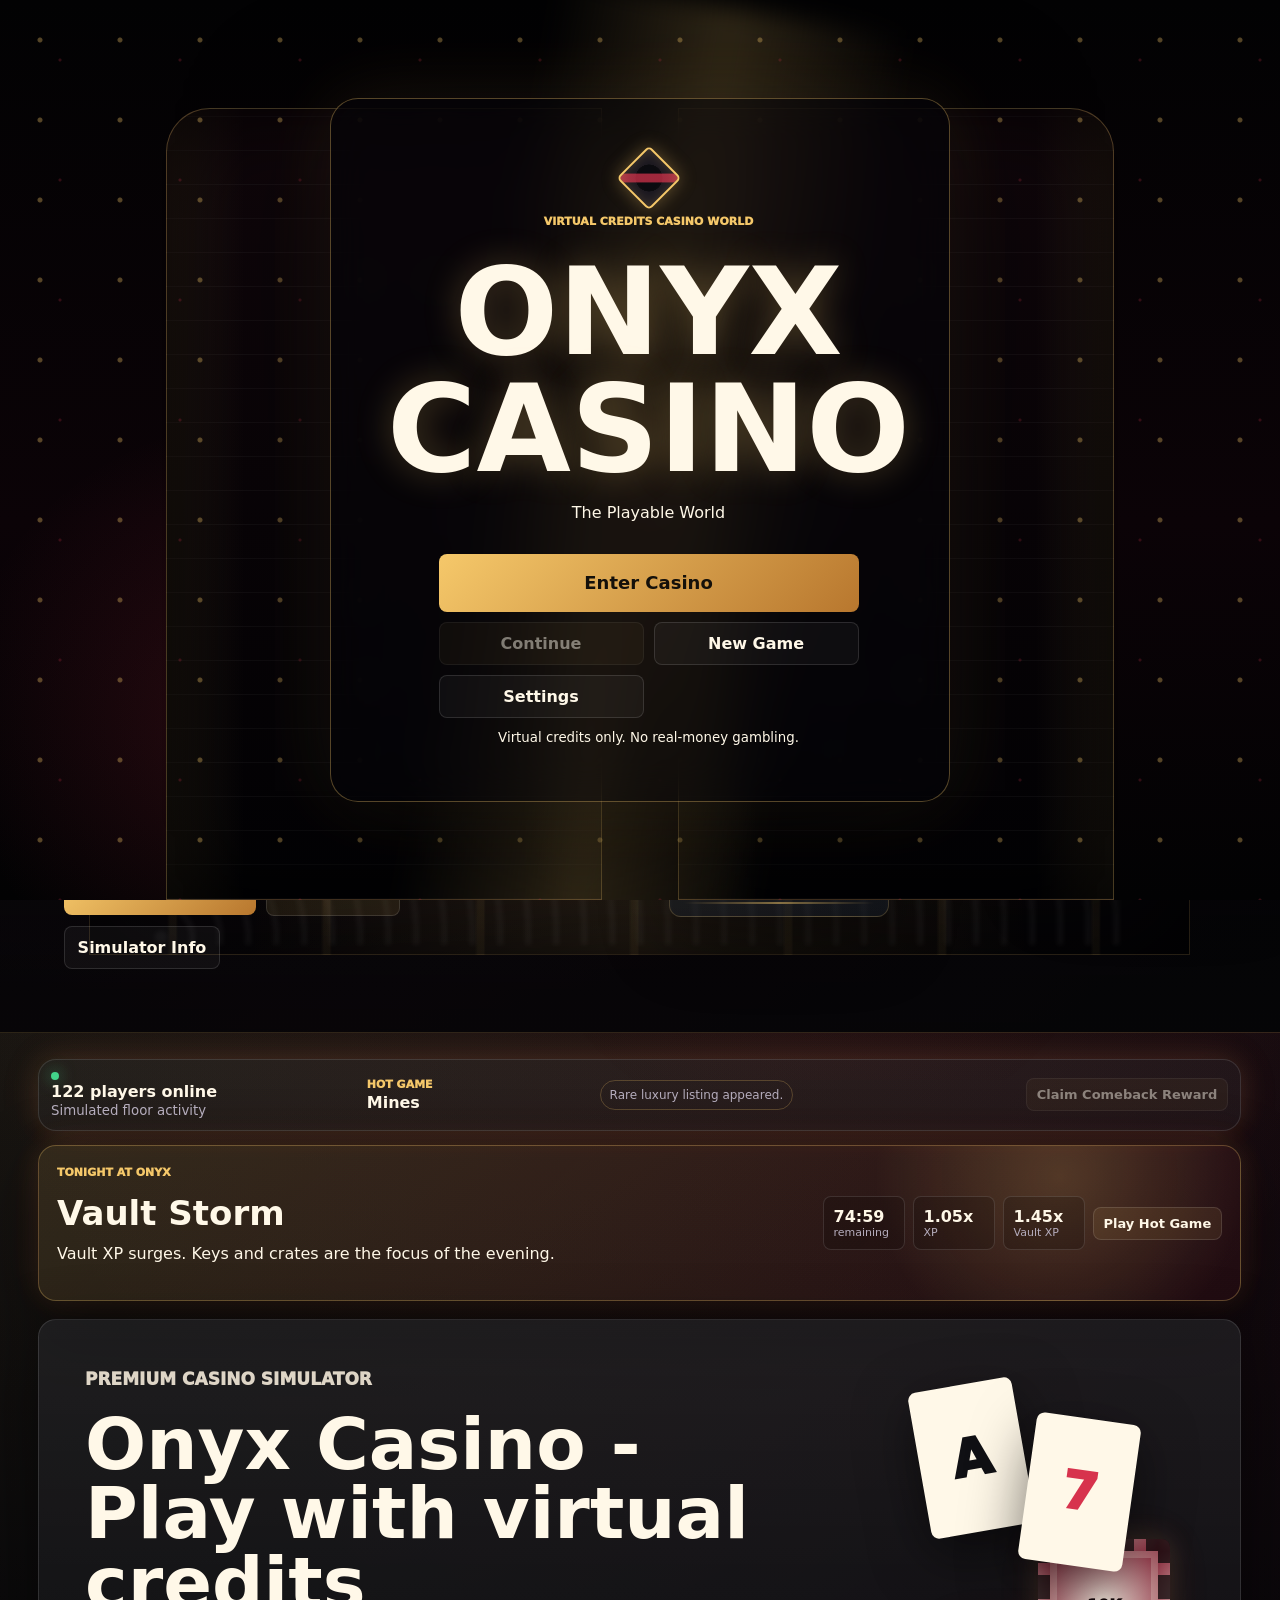
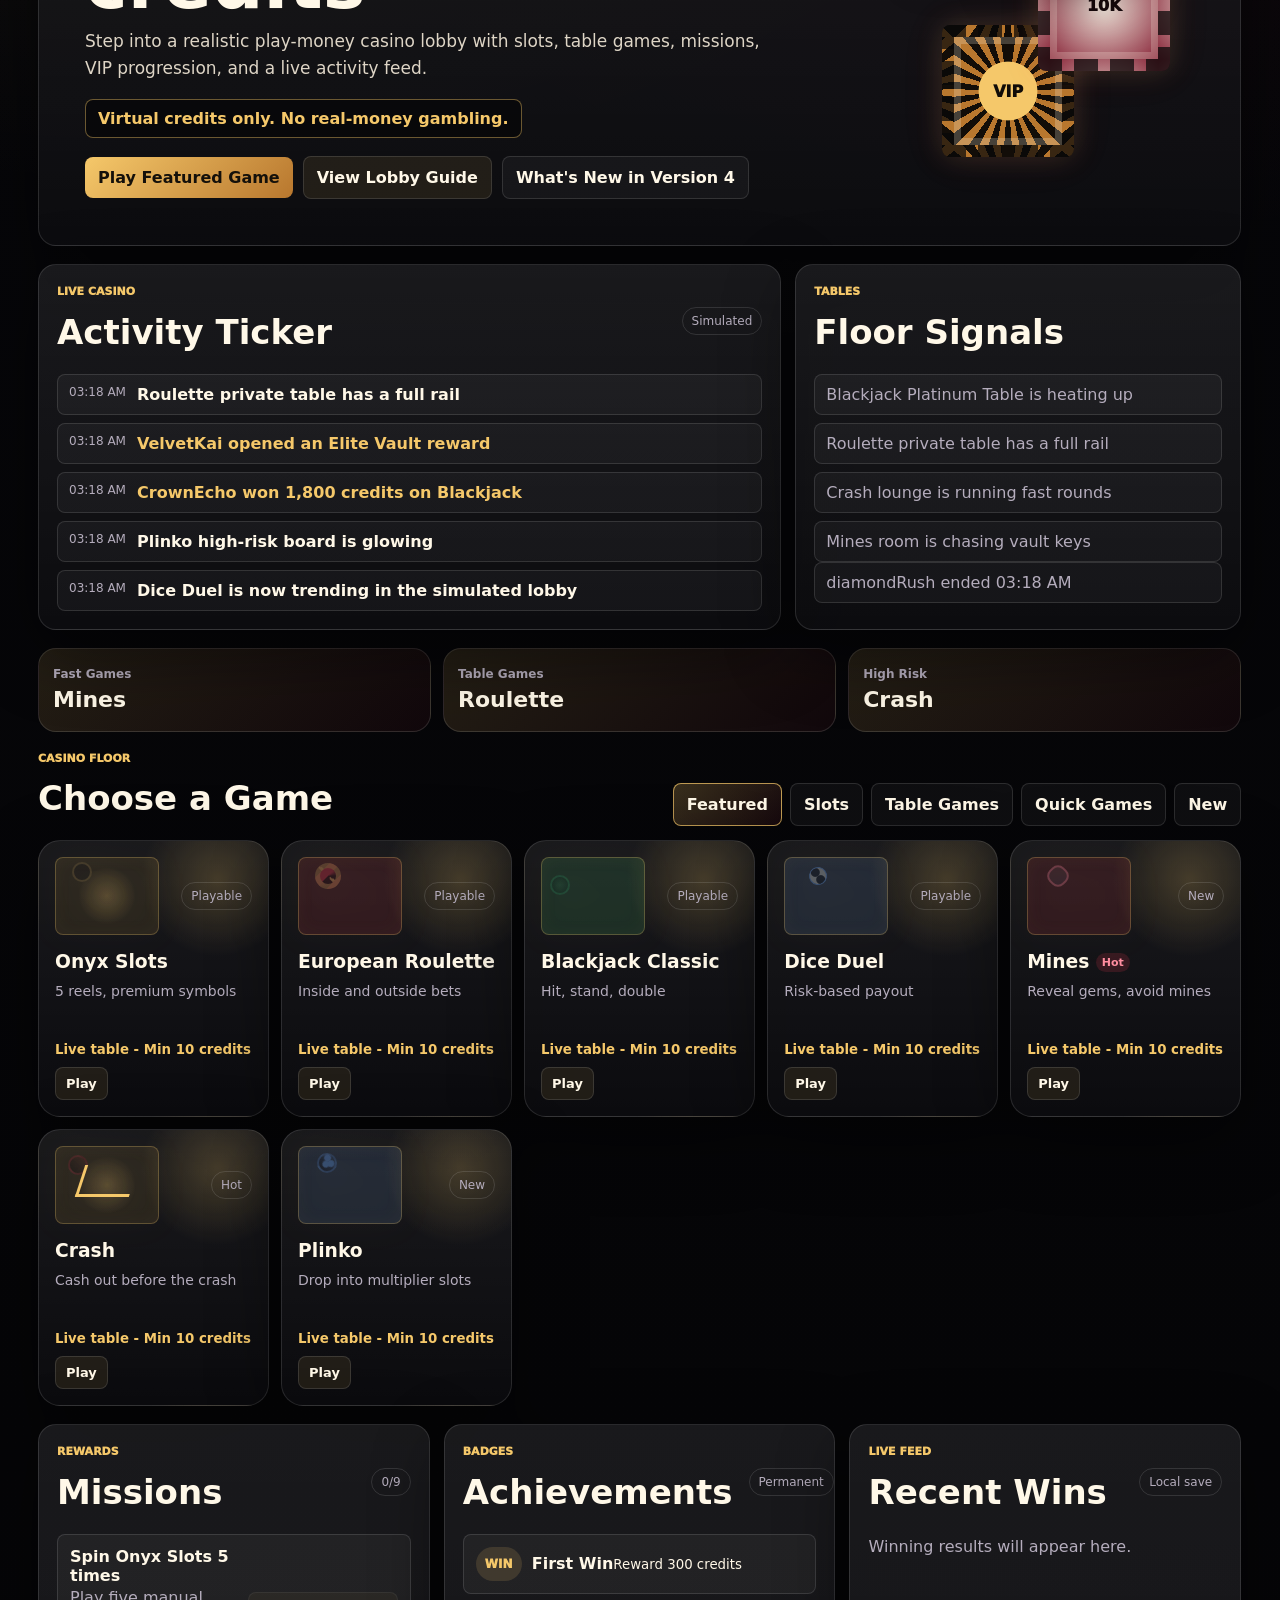
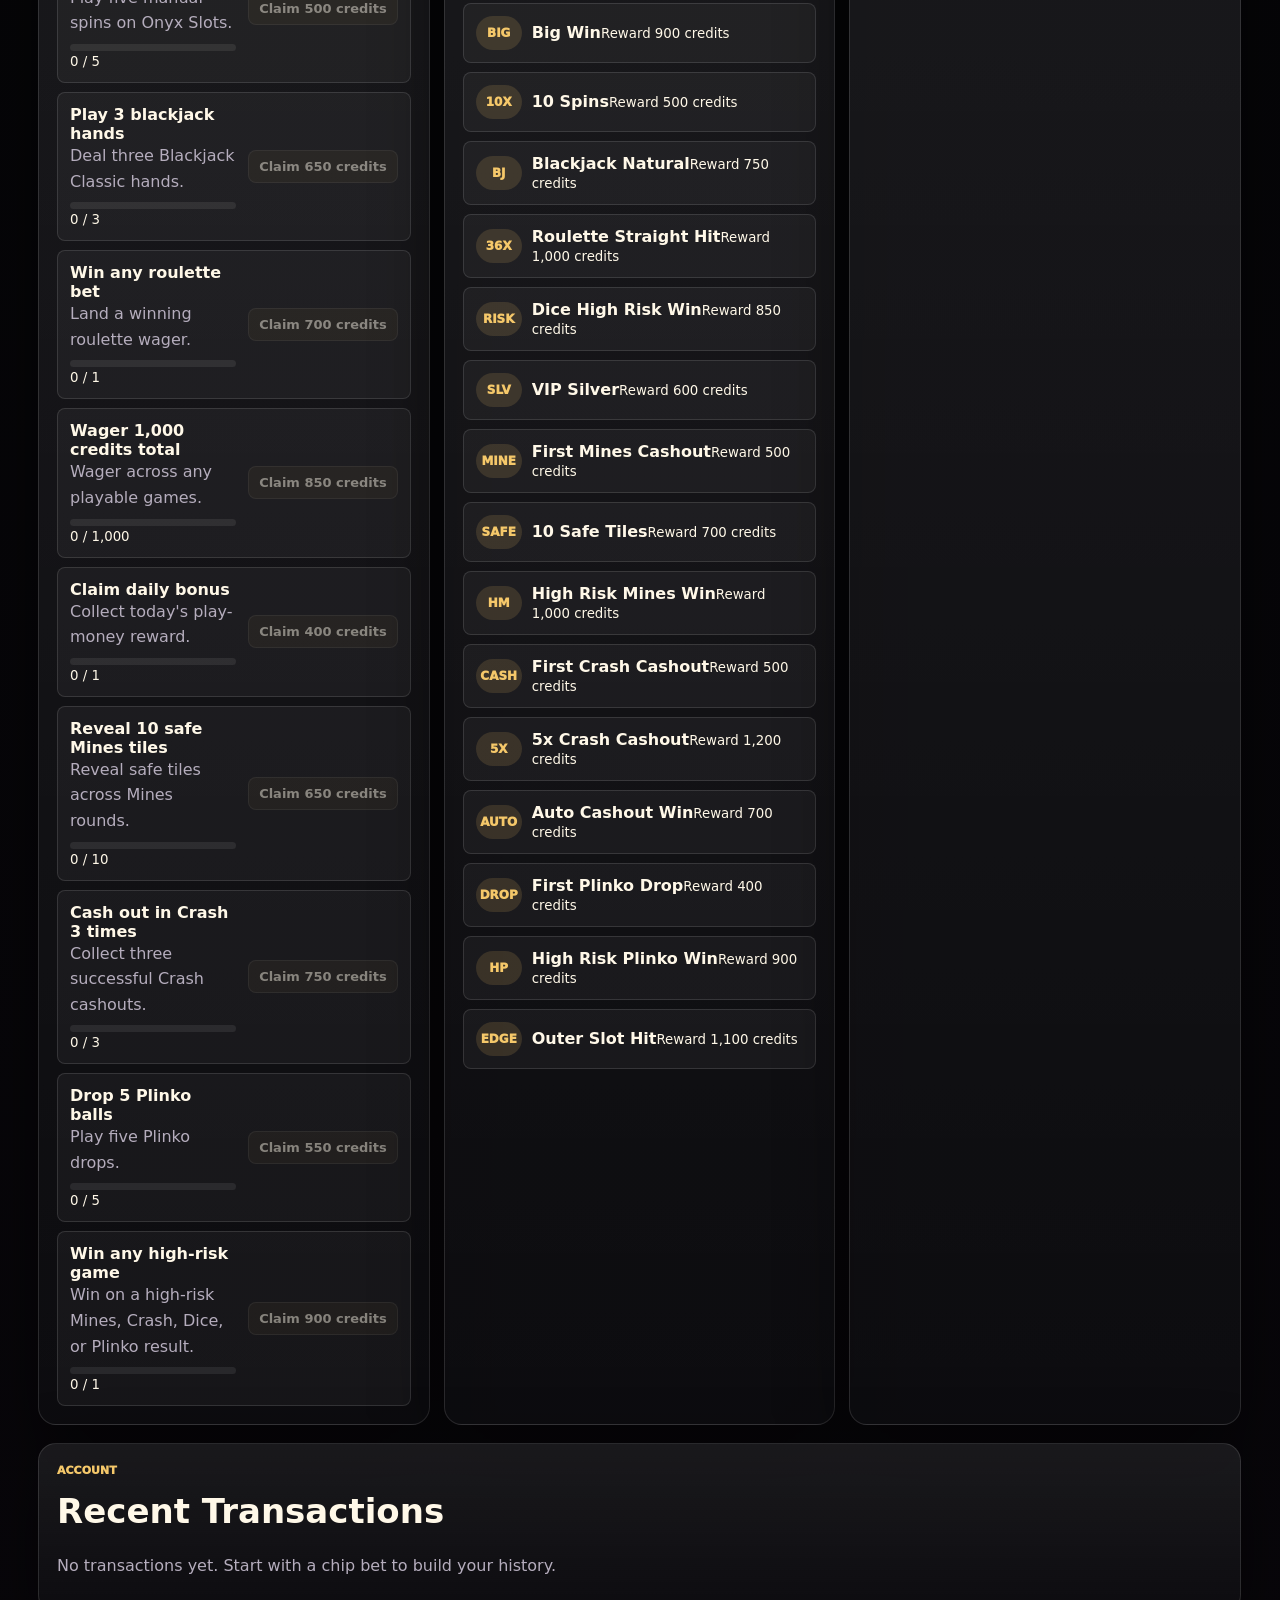
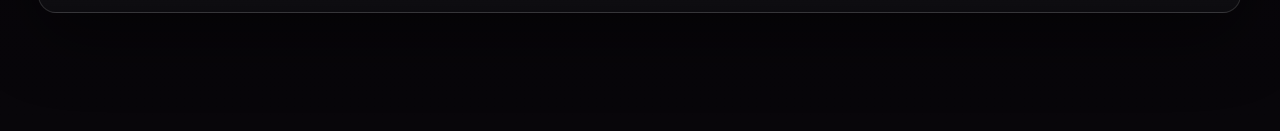
<file: index.html>
<!DOCTYPE html>
<html lang="en">
<head>
  <meta charset="UTF-8" />
  <meta name="viewport" content="width=device-width, initial-scale=1.0" />
  <meta name="description" content="Onyx Casino is a fake-money online casino simulator using virtual credits only." />
  <title>Onyx Casino - Virtual Credits Casino Simulator</title>
  <link rel="icon" href="data:," />
  <link rel="stylesheet" href="styles/main.css" />
</head>
<body>
  <div id="sceneTransition" class="scene-transition" aria-hidden="true"></div>
  <div id="worldLayer" class="world-layer" aria-hidden="true">
    <span class="world-beam beam-one"></span>
    <span class="world-beam beam-two"></span>
    <span class="world-fog"></span>
    <span class="world-crowd crowd-one"></span>
    <span class="world-crowd crowd-two"></span>
  </div>
  <div class="age-safe-banner" role="note">
    <strong>Fake-money simulator.</strong> Virtual credits only. No real-money gambling.
  </div>

  <section id="titleScreen" class="title-screen is-visible" aria-label="Onyx Casino title screen">
    <div class="title-bg" aria-hidden="true">
      <span class="title-door left"></span>
      <span class="title-door right"></span>
      <span class="title-light"></span>
      <span class="title-particles"></span>
    </div>
    <div class="title-card">
      <span class="onyx-logo-mark title-logo" aria-hidden="true"></span>
      <p class="eyebrow">Virtual credits casino world</p>
      <h1>ONYX CASINO</h1>
      <p>The Playable World</p>
      <div class="title-actions">
        <button id="enterCasinoBtn" class="primary">Enter Casino</button>
        <button id="continueGameBtn" class="secondary">Continue</button>
        <button id="newGameBtn" class="ghost">New Game</button>
        <button id="titleSettingsBtn" class="ghost">Settings</button>
      </div>
      <small>Virtual credits only. No real-money gambling.</small>
    </div>
  </section>

  <div id="entranceIntro" class="entrance-intro" aria-hidden="true">
    <span class="intro-door left"></span>
    <span class="intro-door right"></span>
    <strong>Welcome to Onyx</strong>
  </div>

  <div id="roomSplash" class="room-splash" aria-live="polite" aria-hidden="true">
    <div><span data-room-subtitle>Entering</span><strong data-room-title>Onyx Casino</strong></div>
  </div>

  <div id="gameHud" class="game-hud" aria-label="Game status HUD">
    <div class="hud-chip"><span>Credits</span><strong data-hud-credits>0 credits</strong></div>
    <div class="hud-badge"><span>VIP</span><strong data-hud-vip>Bronze</strong></div>
    <div class="hud-location"><span data-hud-location>Title Screen</span><small data-hud-title>Lobby Regular</small></div>
    <button id="pauseBtn" class="hud-menu" aria-label="Open pause menu">Menu</button>
  </div>

  <aside id="objectiveTracker" class="objective-tracker" aria-label="Current objectives">
    <span>Main Objective</span>
    <strong data-objective-title>Enter the Casino</strong>
    <small data-objective-detail>Start your first Onyx session.</small>
  </aside>

  <div class="app-shell">
    <aside class="sidebar" aria-label="Main navigation">
      <button class="brand" data-view="floor" aria-label="Enter Onyx Casino floor">
        <span class="brand-mark" aria-hidden="true"><span class="onyx-logo-mark"></span></span>
        <span>
          <strong>Onyx Casino</strong>
          <small>Play-money lobby</small>
        </span>
      </button>
      <button class="alpha-pill" data-modal="whats-new">Version 4 - Immersive Lobby</button>

      <nav class="nav-list">
        <button class="nav-btn is-active" data-view="floor">Casino Floor</button>
        <button class="nav-btn is-active" data-view="lobby">Lobby</button>
        <button class="nav-btn" data-view="penthouse">Penthouse</button>
        <button class="nav-btn" data-view="highroller">High Roller</button>
        <button class="nav-btn" data-view="houseedge">House Edge</button>
        <button class="nav-btn" data-view="rewards">Rewards</button>
        <button class="nav-btn" data-view="vault">Vault</button>
        <button class="nav-btn" data-view="vip">VIP</button>
        <button class="nav-btn" data-view="history">History</button>
        <button class="nav-btn" data-view="help">Help</button>
        <button class="nav-btn" data-view="settings">Settings</button>
        <button class="nav-btn" data-view="slots">Onyx Slots</button>
        <button class="nav-btn" data-view="roulette">Roulette</button>
        <button class="nav-btn" data-view="blackjack">Blackjack</button>
        <button class="nav-btn" data-view="dice">Dice Duel</button>
        <button class="nav-btn" data-view="mines">Mines</button>
        <button class="nav-btn" data-view="crash">Crash</button>
        <button class="nav-btn" data-view="plinko">Plinko</button>
        <button class="nav-btn" data-view="profile">Profile</button>
      </nav>

      <section class="sidebar-card">
        <span class="label">Daily Bonus</span>
        <strong id="dailyBonusAmount">+0 credits</strong>
        <button id="dailyBonusBtn" class="primary small">Claim Bonus</button>
        <p id="dailyBonusText" class="muted">Available once per day.</p>
      </section>

      <section class="sidebar-card">
        <span class="label">Missions</span>
        <p id="miniMissionText" class="muted">Progress updates as you play.</p>
      </section>

      <section class="sidebar-card warning">
        <span class="label">Reality Check</span>
        <p>This is a casino-style simulator using fictional credits. Virtual credits only. No real-money gambling.</p>
        <button class="ghost small" data-modal="fakeMoney">Fake Money Info</button>
      </section>
    </aside>

    <main class="main">
      <header class="topbar" aria-label="Player status">
        <div class="status-card balance-card">
          <span class="label">Credits</span>
          <strong id="balanceText">0 credits</strong>
          <small class="balance-help" title="Virtual credits only. No real-money gambling.">Simulator balance</small>
        </div>
        <div class="status-card">
          <span class="label">Level</span>
          <strong id="levelText">1</strong>
          <div class="xp-track" aria-label="XP progress"><span id="xpBar"></span></div>
          <small id="xpText">0 / 0 XP</small>
        </div>
        <div class="status-card">
          <span class="label">VIP Tier</span>
          <strong id="vipText">Bronze</strong>
          <div class="xp-track vip-track"><span id="vipBar"></span></div>
        </div>
        <div class="status-card">
          <span class="label">Daily Streak</span>
          <strong id="streakText">0 days</strong>
        </div>
        <div class="status-card">
          <span class="label">Net Worth</span>
          <strong id="netWorthText">0 credits</strong>
          <small id="prestigeHeaderText">Lobby Regular</small>
        </div>
        <div class="status-card">
          <span class="label">Onyx Notes</span>
          <strong id="onyxNotesText">0 notes</strong>
          <small>In-game prestige currency</small>
        </div>
        <div class="status-card">
          <span class="label">Management</span>
          <strong id="managementRankText">Guest</strong>
          <small>House Edge rank</small>
        </div>
        <button id="howItWorksBtn" class="ghost">How It Works</button>
      </header>

      <section id="toastArea" class="toast-area" aria-live="polite"></section>

      <section id="view-floor" class="view game-floor-view">
        <div class="floor-hud" aria-label="Casino floor status">
          <div class="floor-brand">
            <span class="onyx-logo-mark" aria-hidden="true"></span>
            <div><strong>Onyx Casino 3.0</strong><small>The Living Casino Floor</small></div>
          </div>
          <div class="floor-stat"><span>Credits</span><strong id="floorCreditsText">0 credits</strong></div>
          <div class="floor-stat"><span>Level</span><strong id="floorLevelText">1</strong></div>
          <div class="floor-stat"><span>VIP</span><strong id="floorVipText">Bronze</strong></div>
          <div class="floor-stat"><span>Location</span><strong id="floorLocationText">Main Floor</strong></div>
          <button class="floor-icon-btn" data-view="profile" aria-label="Open profile">ID</button>
          <button class="floor-icon-btn" data-view="lobby" aria-label="Open immersive lobby">Lobby</button>
        </div>

        <div id="casinoFloorStage" class="casino-floor-stage" tabindex="0" aria-label="Interactive casino floor. Use WASD or arrow keys to move, E to interact.">
          <div class="floor-vignette"></div>
          <div class="floor-carpet"></div>
          <div id="featuredFloorTable" class="featured-floor-table hot-zone" data-open-game="crash" aria-hidden="true">
            <span class="visual-asset visual-roulette"></span>
            <strong id="featuredFloorGame">Tonight's Center Table</strong>
            <small id="featuredFloorMeta">Event table warming up</small>
          </div>
          <div class="floor-zone-map" aria-label="Playable casino zones">
            <button class="floor-zone zone-blackjack" data-floor-object="blackjack" data-target-view="blackjack" style="--x:53;--y:45">
              <span class="visual-asset visual-blackjack"></span><small>Min 10 credits</small><strong>Blackjack Pit</strong><em>Dealer ready</em>
            </button>
            <button class="floor-zone zone-roulette" data-floor-object="roulette" data-target-view="roulette" style="--x:28;--y:45">
              <span class="visual-asset visual-roulette"></span><small>Min 10 credits</small><strong>Roulette Zone</strong><em>Wheel live</em>
            </button>
            <button class="floor-zone zone-slots" data-floor-object="slots" data-target-view="slots" style="--x:17;--y:70">
              <span class="visual-asset visual-slots"></span><small>Hot lights</small><strong>Slot Bank</strong><em>Jackpot buzz</em>
            </button>
            <button class="floor-zone zone-arcade" data-floor-object="crash" data-target-view="crash" style="--x:73;--y:50">
              <span class="visual-asset visual-arcade"></span><small>Fast games</small><strong>Crash Arcade</strong><em>Multiplier rising</em>
            </button>
            <button class="floor-zone zone-plinko" data-floor-object="plinko" data-target-view="plinko" style="--x:66;--y:72">
              <span class="visual-asset visual-plinko"></span><small>Drop board</small><strong>Plinko Wall</strong><em>Lights pulsing</em>
            </button>
            <button class="floor-zone zone-risk" data-floor-object="mines" data-target-view="mines" style="--x:36;--y:75">
              <span class="visual-asset visual-gem"></span><small>Mines / Dice</small><strong>Risk Corner</strong><em>Choose your edge</em>
            </button>
          </div>
          <div id="floorParticles" class="floor-particles" aria-hidden="true"></div>
          <div id="floorNpcLayer" class="floor-npc-layer" aria-hidden="true"></div>

          <button class="floor-object blackjack-object" data-floor-object="blackjack" data-target-view="blackjack" style="--x:52;--y:46" aria-label="Blackjack table">
            <span class="table-glow"></span><strong>Blackjack</strong>
          </button>
          <button class="floor-object roulette-object" data-floor-object="roulette" data-target-view="roulette" style="--x:28;--y:43" aria-label="Roulette table">
            <span class="roulette-mini-wheel"></span><strong>Roulette</strong>
          </button>
          <button class="floor-object slots-object" data-floor-object="slots" data-target-view="slots" style="--x:17;--y:72" aria-label="Slot machines">
            <span class="slot-stack"><i>7</i><i>BAR</i><i>♦</i></span><strong>Slots</strong>
          </button>
          <button class="floor-object cashier-object" data-floor-object="cashier" data-target-view="rewards" style="--x:74;--y:70" aria-label="Cashier rewards desk">
            <span class="cashier-line"></span><strong>Rewards Desk</strong>
          </button>
          <button class="floor-object vip-object" data-floor-object="vip" data-target-view="highroller" style="--x:79;--y:29" aria-label="VIP elevator">
            <span class="elevator-light"></span><strong>VIP Elevator</strong>
          </button>
          <button class="floor-object penthouse-object" data-floor-object="penthouse" data-target-view="penthouse" style="--x:51;--y:18" aria-label="Penthouse elevator">
            <span class="elevator-light gold"></span><strong>Penthouse</strong>
          </button>
          <button class="floor-object profile-object" data-floor-object="profile" data-target-view="profile" style="--x:86;--y:54" aria-label="Player phone profile">
            <span class="phone-glow"></span><strong>Profile</strong>
          </button>
          <button class="floor-object exit-object" data-floor-object="lobby" data-target-view="lobby" style="--x:8;--y:24" aria-label="Classic dashboard">
            <span class="exit-arrow"></span><strong>Classic</strong>
          </button>

          <div id="floorPlayer" class="floor-player" aria-hidden="true"><span></span></div>
          <div id="floorInteractionPrompt" class="floor-prompt" hidden>Press E to interact</div>
          <div id="floorNotificationFeed" class="floor-feed" aria-live="polite"></div>
          <div class="floor-disclaimer">Virtual credits only. No real-money gambling.</div>
          <div class="floor-controls-help">Move: WASD / arrows • Interact: E</div>
          <div class="floor-touch-controls" aria-label="Touch movement controls">
            <button data-move="up" aria-label="Move up">▲</button>
            <button data-move="left" aria-label="Move left">◀</button>
            <button data-move="down" aria-label="Move down">▼</button>
            <button data-move="right" aria-label="Move right">▶</button>
            <button data-floor-interact aria-label="Interact">E</button>
          </div>
        </div>
      </section>

      <section id="view-lobby" class="view is-visible">
        <section class="immersive-lobby-scene" aria-label="Onyx Casino immersive lobby hub">
          <div class="lobby-cinema-bg" aria-hidden="true">
            <span class="sign sign-left">ONYX</span>
            <span class="sign sign-right">VIP</span>
            <span class="lobby-roulette-orbit"></span>
            <span class="lobby-crowd-line"></span>
          </div>
          <div class="lobby-hero-copy">
            <p class="eyebrow">Version 4</p>
            <h1>Enter the Immersive Lobby</h1>
            <p>Move through a cinematic play-money casino world where every destination feels like a room, not a dashboard.</p>
            <div class="hero-disclaimer">Virtual credits only. No real-money gambling.</div>
            <div class="hero-actions">
              <button class="primary" data-view="floor">Enter Casino Floor</button>
              <button class="secondary" data-modal="whats-new">What's New</button>
              <button class="ghost" data-modal="fakeMoney">Simulator Info</button>
            </div>
          </div>
          <div class="event-spotlight">
            <span>Tonight at Onyx</span>
            <strong id="lobbySceneEventName">Diamond Rush</strong>
            <small id="lobbySceneEventText">Vault XP glitters across the floor.</small>
          </div>
          <div class="portal-grid" aria-label="Casino locations">
            <button class="portal-card portal-floor" data-view="floor">
              <span class="portal-icon"></span><small>Playable Hall</small><strong>Casino Floor</strong>
            </button>
            <button class="portal-card portal-penthouse" data-view="penthouse">
              <span class="portal-icon"></span><small>Skyline Suite</small><strong>Penthouse</strong>
            </button>
            <button class="portal-card portal-highroller" data-view="highroller">
              <span class="portal-icon"></span><small>Private Room</small><strong>High Roller</strong>
            </button>
            <button class="portal-card portal-house" data-view="houseedge">
              <span class="portal-icon"></span><small>Backroom Ops</small><strong>House Edge</strong>
            </button>
            <button class="portal-card portal-vault" data-view="vault">
              <span class="portal-icon"></span><small>Reward Chamber</small><strong>Vault</strong>
            </button>
            <button class="portal-card portal-vip" data-view="vip">
              <span class="portal-icon"></span><small>Club Access</small><strong>VIP Lounge</strong>
            </button>
          </div>
        </section>

        <section class="live-floor-strip" aria-label="Simulated live casino status">
          <div><span class="live-dot"></span><strong id="onlinePlayersText">145 players online</strong><small>Simulated floor activity</small></div>
          <div><span class="label">Hot Game</span><strong id="hotGameText">Crash</strong></div>
          <div id="retentionPrompts" class="retention-prompts"><span>The floor is steady. Play at your own pace.</span></div>
          <button id="comebackRewardBtn" class="secondary small" disabled>Claim Comeback Reward</button>
        </section>

        <section id="tonightAtOnyx" class="event-banner" data-palette="diamond">
          <div>
            <p class="eyebrow">Tonight at Onyx</p>
            <h2>Diamond Rush</h2>
            <p>Vault XP glitters across the floor.</p>
          </div>
        </section>

        <div class="hero-panel">
          <div class="hero-copy-block">
            <p class="eyebrow">Premium casino simulator</p>
            <h1>Onyx Casino - Play with virtual credits</h1>
            <p>Step into a realistic play-money casino lobby with slots, table games, missions, VIP progression, and a live activity feed.</p>
            <div class="hero-disclaimer">Virtual credits only. No real-money gambling.</div>
            <div class="hero-actions">
              <button class="primary" data-open-game="slots">Play Featured Game</button>
              <button class="secondary" data-modal="rules-lobby">View Lobby Guide</button>
              <button class="ghost" data-modal="whats-new">What's New in Version 4</button>
            </div>
          </div>
          <div class="hero-stage" aria-hidden="true">
            <div class="hero-chip chip-one">VIP</div>
            <div class="hero-chip chip-two">10K</div>
            <div class="hero-card ace">A</div>
            <div class="hero-card seven">7</div>
          </div>
        </div>

        <section class="lobby-band">
          <div class="live-casino-grid">
            <section class="panel live-panel">
              <div class="section-head compact"><div><p class="eyebrow">Live Casino</p><h2>Activity Ticker</h2></div><span class="pill">Simulated</span></div>
              <div id="liveTicker" class="live-ticker"></div>
            </section>
            <section class="panel live-panel">
              <div class="section-head compact"><div><p class="eyebrow">Tables</p><h2>Floor Signals</h2></div></div>
              <div id="tableActivityList" class="table-activity"></div>
              <div id="eventHistoryList" class="event-history"></div>
            </section>
          </div>

          <div class="recommended-row">
            <button class="recommend-card" data-open-game="mines"><span>Fast Games</span><strong>Mines</strong></button>
            <button class="recommend-card" data-open-game="roulette"><span>Table Games</span><strong>Roulette</strong></button>
            <button class="recommend-card" data-open-game="crash"><span>High Risk</span><strong>Crash</strong></button>
          </div>
          <div class="section-head">
            <div>
              <p class="eyebrow">Casino Floor</p>
              <h2>Choose a Game</h2>
            </div>
            <div id="categoryTabs" class="tabs" role="tablist" aria-label="Game categories">
              <button class="tab is-active" data-category="featured">Featured</button>
              <button class="tab" data-category="slots">Slots</button>
              <button class="tab" data-category="table">Table Games</button>
              <button class="tab" data-category="quick">Quick Games</button>
              <button class="tab" data-category="new">New</button>
            </div>
          </div>
          <div id="gameGrid" class="game-grid"></div>
        </section>

        <div class="dashboard-grid">
          <section class="panel">
            <div class="section-head compact">
              <div>
                <p class="eyebrow">Rewards</p>
                <h2>Missions</h2>
              </div>
              <span id="missionProgressText" class="pill">0/0</span>
            </div>
            <div id="missionsList" class="mission-list"></div>
          </section>

          <section class="panel">
            <div class="section-head compact">
              <div>
                <p class="eyebrow">Badges</p>
                <h2>Achievements</h2>
              </div>
              <span class="pill">Permanent</span>
            </div>
            <div id="achievementsList" class="achievement-list"></div>
          </section>

          <section class="panel">
            <div class="section-head compact">
              <div>
                <p class="eyebrow">Live Feed</p>
                <h2>Recent Wins</h2>
              </div>
              <span class="pill">Local save</span>
            </div>
            <div id="recentWinsFeed" class="wins-feed"></div>
          </section>
        </div>

        <section class="panel transaction-panel">
          <div class="section-head compact">
            <div>
              <p class="eyebrow">Account</p>
              <h2>Recent Transactions</h2>
            </div>
          </div>
          <div id="activityLog" class="activity-log"></div>
        </section>
      </section>

      <section id="view-penthouse" class="view">
        <div class="game-header">
          <div><p class="eyebrow">Luxury Hub</p><h1>The Onyx Penthouse</h1></div>
          <button class="ghost" data-view="lobby">Back to Lobby</button>
        </div>
        <section class="penthouse-hero panel">
          <div class="showroom-window" aria-hidden="true">
            <span class="city-light"></span><span class="city-light"></span><span class="city-light"></span>
          </div>
          <div class="showroom-pedestal" aria-hidden="true">
            <span id="penthouseFeaturedVisual" class="visual-asset visual-chip"></span>
          </div>
          <div>
            <p class="eyebrow">Lifestyle Progression</p>
            <h2 id="penthousePrestige">Lobby Regular</h2>
            <p id="penthouseRank" class="muted">Starter Stack</p>
          </div>
          <div class="stats-grid">
            <article class="stat"><span class="label">Net Worth</span><strong id="penthouseNetWorth">0 credits</strong></article>
            <article class="stat"><span class="label">Lifestyle</span><strong id="penthouseLifestyle">Level 1</strong></article>
            <article class="stat"><span class="label">Onyx Notes</span><strong id="penthouseNotes">0 Onyx Notes</strong></article>
            <article class="stat"><span class="label">High Roller</span><strong id="penthouseHighRoller">Locked</strong></article>
          </div>
        </section>

        <div class="dashboard-grid">
          <section class="panel income-panel">
            <div class="section-head compact"><div><p class="eyebrow">Passive Income</p><h2>Penthouse Income</h2></div></div>
            <div class="stats-grid">
              <article class="stat"><span class="label">Rate</span><strong id="penthouseIncomeRate">0 credits / hour</strong></article>
              <article class="stat"><span class="label">Ready</span><strong id="penthouseIncomeReady">0 credits</strong></article>
            </div>
            <button id="claimPenthouseIncomeBtn" class="primary full">Collect Income</button>
            <p class="muted">Passive income is browser-local and based only on fictional in-game luxury assets.</p>
          </section>
          <section class="panel">
            <div class="section-head compact"><div><p class="eyebrow">Showcase</p><h2>Equipped Luxury</h2></div><span class="pill">3 slots</span></div>
            <div id="assetShowcase" class="asset-grid showcase-grid"></div>
          </section>
          <section class="panel">
            <div class="section-head compact"><div><p class="eyebrow">Market</p><h2>Luxury Market</h2></div></div>
            <div id="luxuryMarketPanel" class="luxury-market"></div>
          </section>
        </div>

        <section class="panel">
          <div class="section-head">
            <div><p class="eyebrow">Asset Store</p><h2>Fictional Luxury Assets</h2></div>
            <div class="history-filters">
              <label>Category
                <select id="assetCategoryFilter">
                  <option value="all">All categories</option>
                  <option>Watches</option>
                  <option>Supercars</option>
                  <option>Art Pieces</option>
                  <option>Private Jet</option>
                  <option>Casino Shares</option>
                  <option>Luxury Furniture</option>
                  <option>Rare Onyx Collectibles</option>
                </select>
              </label>
              <label>Rarity
                <select id="assetRarityFilter">
                  <option value="all">All rarities</option>
                  <option>Common</option>
                  <option>Rare</option>
                  <option>Epic</option>
                  <option>Legendary</option>
                  <option>Onyx</option>
                </select>
              </label>
            </div>
          </div>
          <div id="assetStore" class="asset-grid"></div>
        </section>

        <section class="panel">
          <div class="section-head compact"><div><p class="eyebrow">Owned</p><h2>Luxury Collection</h2></div><span class="pill">Sell returns partial value</span></div>
          <div id="ownedAssets" class="asset-grid"></div>
        </section>
      </section>

      <section id="view-rewards" class="view">
        <div class="game-header">
          <div><p class="eyebrow">Retention</p><h1>Reward Center</h1></div>
          <button class="ghost" data-view="lobby">Back to Lobby</button>
        </div>
        <div class="dashboard-grid rewards-layout">
          <section class="panel reward-claim-panel">
            <div class="section-head compact"><div><p class="eyebrow">Daily Login</p><h2>7-Day Calendar</h2></div><span id="dailyCooldownText" class="pill">Available now</span></div>
            <div id="dailyCalendar" class="daily-calendar"></div>
            <button id="rewardDailyBtn" class="primary full">Claim Daily Reward</button>
          </section>
          <section class="panel">
            <div class="section-head compact"><div><p class="eyebrow">Promo</p><h2>Fake Codes</h2></div></div>
            <label>Promo code
              <input id="promoCodeInput" placeholder="ONYXWELCOME" autocomplete="off" />
            </label>
            <button id="promoClaimBtn" class="secondary full">Claim Code</button>
            <p class="muted">Try ONYXWELCOME, FREESPIN, or VIPBOOST. Rewards are virtual credits and XP only.</p>
          </section>
          <section class="panel">
            <div class="section-head compact"><div><p class="eyebrow">VIP</p><h2>VIP Rewards</h2></div></div>
            <div id="vipRewardSummary" class="benefit-list"></div>
          </section>
        </div>
        <div class="dashboard-grid">
          <section class="panel">
            <div class="section-head compact"><div><p class="eyebrow">Daily Style</p><h2>Missions</h2></div><span id="rewardsMissionProgressText" class="pill">0/0</span></div>
            <div id="rewardsMissionsList" class="mission-list"></div>
          </section>
          <section class="panel">
            <div class="section-head compact"><div><p class="eyebrow">Badges</p><h2>Achievements</h2></div></div>
            <div id="rewardsAchievementsList" class="achievement-list"></div>
          </section>
          <section class="panel">
            <div class="section-head compact"><div><p class="eyebrow">Ledger</p><h2>Recent Reward Claims</h2></div></div>
            <div id="rewardClaimsList" class="activity-log"></div>
          </section>
        </div>
      </section>

      <section id="view-vault" class="view">
        <div class="game-header">
          <div><p class="eyebrow">Progression</p><h1>The Vault</h1></div>
          <button class="ghost" data-view="lobby">Back to Lobby</button>
        </div>
        <section class="panel vault-hero">
          <div class="vault-door-visual" aria-hidden="true">
            <span class="vault-ring ring-one"></span>
            <span class="vault-ring ring-two"></span>
            <span class="vault-handle"></span>
          </div>
          <div>
            <p class="eyebrow">Vault Progress</p>
            <h2 id="vaultLevelText">Level 1</h2>
            <p id="vaultXpText" class="muted">0 / 0 Vault XP</p>
          </div>
          <div class="xp-track vault-track"><span id="vaultBar"></span></div>
          <span id="vaultKeysText" class="pill">0 keys</span>
        </section>
        <div class="dashboard-grid">
          <section class="panel">
            <div class="section-head compact"><div><p class="eyebrow">Crates</p><h2>Open Rewards</h2></div></div>
            <div id="vaultCrates" class="vault-crates"></div>
          </section>
          <section class="panel">
            <div class="section-head compact"><div><p class="eyebrow">Inventory</p><h2>Cosmetics</h2></div><span class="pill">Equip to flex</span></div>
            <div id="vaultInventory" class="cosmetic-grid"></div>
          </section>
          <section class="panel">
            <div class="section-head compact"><div><p class="eyebrow">Recent</p><h2>Vault Reveals</h2></div></div>
            <div id="vaultRecentRewards" class="activity-log"></div>
          </section>
        </div>
        <section class="panel investment-panel">
          <div class="section-head">
            <div><p class="eyebrow">Vault Investments</p><h2>Credit Bonds</h2></div>
            <span class="pill">Browser-local simulation</span>
          </div>
          <p class="muted">Lock virtual credits for simulated returns. These are fictional browser-local rewards only.</p>
          <label>Credits to lock
            <input id="investmentAmountInput" type="number" min="1000" step="100" value="1000" />
          </label>
          <div id="investmentOptions" class="investment-grid"></div>
          <div class="dashboard-grid">
            <section>
              <h3>Active Investments</h3>
              <div id="activeInvestments" class="activity-log"></div>
            </section>
            <section>
              <h3>Collection History</h3>
              <div id="investmentHistory" class="activity-log"></div>
            </section>
          </div>
        </section>
      </section>

      <section id="view-highroller" class="view">
        <div class="game-header">
          <div><p class="eyebrow">Invitation Room</p><h1>High Roller World</h1></div>
          <button class="ghost" data-view="lobby">Back to Lobby</button>
        </div>
        <section class="panel high-roller-hero">
          <div class="high-roller-door" aria-hidden="true"><span></span></div>
          <div class="vip-host-silhouette" aria-hidden="true"></div>
          <div>
            <p class="eyebrow">Status Gate</p>
            <h2 id="highRollerStatus">Invitation locked</h2>
            <p class="muted">High Roller rooms reuse the existing game engines with premium table variants, stricter access, and richer progression fantasy.</p>
            <div class="stats-grid">
              <article class="stat"><span class="label">Score</span><strong id="highRollerScore">0</strong></article>
              <article class="stat"><span class="label">Title</span><strong id="highRollerTitle">Lobby Regular</strong></article>
            </div>
          </div>
        </section>
        <div class="dashboard-grid">
          <section class="panel">
            <div class="section-head compact"><div><p class="eyebrow">Invitation</p><h2>Unlock Paths</h2></div></div>
            <div id="highRollerRequirements" class="unlock-list"></div>
          </section>
          <section class="panel wide-panel">
            <div class="section-head compact"><div><p class="eyebrow">Exclusive Tables</p><h2>Premium Variants</h2></div><span class="pill">Virtual credits only</span></div>
            <div id="highRollerTables" class="high-table-grid"></div>
          </section>
        </div>
      </section>

      <section id="view-houseedge" class="view">
        <div class="game-header">
          <div><p class="eyebrow">Operations</p><h1>The House Edge</h1></div>
          <button class="ghost" data-view="lobby">Back to Lobby</button>
        </div>

        <section id="houseEdgeLocked" class="panel house-edge-lock">
          <div class="high-roller-door ops-door" aria-hidden="true"><span></span></div>
          <div>
            <p class="eyebrow">Executive Access</p>
            <h2 id="houseEdgeAccessText">Operations access locked</h2>
            <p class="muted">The House Edge is a fictional, browser-local casino management simulation using virtual credits only.</p>
            <div id="houseEdgeProgress" class="unlock-list"></div>
          </div>
        </section>

        <section id="houseEdgeUnlocked" hidden>
          <section class="panel ops-hero">
            <div class="control-room-wall" aria-hidden="true">
              <span>CAM 01</span><span>CAM 02</span><span>CAM 03</span><span>CAM 04</span>
            </div>
            <div>
              <p class="eyebrow">Backroom Dashboard</p>
              <h2 id="houseRankText">Guest</h2>
              <p class="muted">Manage fictional table licenses, staff, NPC traffic, surveillance alerts, simulator tools, and subtle Onyx lore.</p>
            </div>
            <div class="stats-grid">
              <article class="stat"><span class="label">Score</span><strong id="houseScoreText">0</strong></article>
              <article class="stat"><span class="label">Reputation</span><strong id="houseReputationText">0/100</strong></article>
              <article class="stat"><span class="label">House Income</span><strong id="houseIncomeText">0 credits / hour</strong></article>
              <article class="stat"><span class="label">Ready</span><strong id="houseIncomeReadyText">0 credits</strong></article>
              <article class="stat"><span class="label">Traffic</span><strong id="houseTrafficText">Curious</strong></article>
              <article class="stat"><span class="label">Security Risk</span><strong id="houseRiskText">0/100</strong></article>
              <article class="stat"><span class="label">Staff Morale</span><strong id="houseMoraleText">0/100</strong></article>
              <article class="stat"><span class="label">Table Heat</span><strong id="houseHeatText">0/100</strong></article>
            </div>
            <div class="game-actions">
              <button id="collectHouseIncomeBtn" class="primary">Collect House Income</button>
              <button id="payStaffBtn" class="secondary">Pay Staff</button>
              <button id="scanFloorBtn" class="ghost">Run Surveillance Sweep</button>
            </div>
          </section>

          <div class="dashboard-grid">
            <section class="panel">
              <div class="section-head compact"><div><p class="eyebrow">Table Ownership</p><h2>Table Licenses</h2></div></div>
              <div id="tableLicenseList" class="ops-grid"></div>
            </section>
            <section class="panel">
              <div class="section-head compact"><div><p class="eyebrow">Owned Tables</p><h2>Operations Floor</h2></div></div>
              <div id="ownedTablesList" class="ops-grid"></div>
            </section>
          </div>

          <div class="dashboard-grid">
            <section class="panel">
              <div class="section-head compact"><div><p class="eyebrow">Staff</p><h2>Hire Candidates</h2></div></div>
              <div id="staffMarketList" class="ops-grid"></div>
            </section>
            <section class="panel">
              <div class="section-head compact"><div><p class="eyebrow">Roster</p><h2>Dealer & Staff Team</h2></div></div>
              <div id="staffRosterList" class="ops-grid"></div>
            </section>
          </div>

          <section class="panel surveillance-panel">
            <div class="section-head compact"><div><p class="eyebrow">Surveillance Hub</p><h2>CCTV Control Room</h2></div><span class="pill">Fictional alerts</span></div>
            <div id="surveillanceAlertsList" class="cctv-grid"></div>
          </section>

          <div class="dashboard-grid">
            <section class="panel">
              <div class="section-head compact"><div><p class="eyebrow">NPC Traffic</p><h2>Crowd Mix</h2></div></div>
              <div id="npcTrafficPanel"></div>
            </section>
            <section class="panel">
              <div class="section-head compact"><div><p class="eyebrow">Operations Events</p><h2>Floor Decisions</h2></div></div>
              <div id="operationsEventPanel"></div>
              <div id="operationsEventHistory" class="activity-log"></div>
            </section>
          </div>

          <div class="dashboard-grid">
            <section class="panel">
              <div class="section-head compact"><div><p class="eyebrow">Edge Tools</p><h2>Simulator Analysis</h2></div><span class="pill">No guarantees</span></div>
              <div id="edgeToolsList" class="ops-grid"></div>
              <div id="edgeToolReports" class="activity-log"></div>
            </section>
            <section class="panel">
              <div class="section-head compact"><div><p class="eyebrow">Secret Onyx</p><h2>Operations Files</h2></div></div>
              <div id="loreFilesList" class="lore-grid"></div>
            </section>
          </div>

          <section class="panel transaction-panel">
            <div class="section-head compact"><div><p class="eyebrow">Logbook</p><h2>Operations Log</h2></div></div>
            <div id="operationsLogList" class="activity-log"></div>
          </section>
        </section>
      </section>

      <section id="view-vip" class="view">
        <div class="game-header">
          <div><p class="eyebrow">Club</p><h1>VIP Club</h1></div>
          <button class="ghost" data-view="lobby">Back to Lobby</button>
        </div>
        <section class="panel vip-panel">
          <div class="vip-hero">
            <div><span class="label">Current Tier</span><strong id="vipPageTier">Bronze</strong><p id="vipPageProgressText" class="muted">Progress loading</p></div>
            <div class="xp-track vip-track"><span id="vipPageBar"></span></div>
          </div>
          <div id="vipBenefitsList" class="benefit-grid"></div>
          <div id="vipNextTier" class="vip-next"></div>
        </section>
      </section>

      <section id="view-history" class="view">
        <div class="game-header">
          <div><p class="eyebrow">Analytics</p><h1>History</h1></div>
          <button class="ghost" data-view="lobby">Back to Lobby</button>
        </div>
        <section class="panel">
          <div class="history-filters">
            <label>Game <select id="historyGameFilter"><option value="all">All games</option></select></label>
            <label>Result <select id="historyResultFilter"><option value="all">All results</option><option value="win">Wins</option><option value="loss">Losses</option><option value="neutral">Neutral</option></select></label>
          </div>
          <div id="historyStats" class="stats-grid"></div>
          <div id="historyList" class="activity-log"></div>
        </section>
      </section>

      <section id="view-settings" class="view">
        <div class="game-header">
          <div><p class="eyebrow">Account</p><h1>Settings</h1></div>
          <button class="ghost" data-view="lobby">Back to Lobby</button>
        </div>
        <div class="settings-layout">
          <section class="panel settings-panel">
            <label>Username
              <input id="settingsUsernameInput" maxlength="24" autocomplete="off" />
            </label>
            <label class="toggle-line"><input id="reducedAnimationsToggle" type="checkbox" /> Reduced animations</label>
            <label class="toggle-line"><input id="soundToggle" type="checkbox" /> Sound effects</label>
            <label class="toggle-line"><input id="compactModeToggle" type="checkbox" /> Compact mode</label>
            <label class="toggle-line"><input id="hideWinnersToggle" type="checkbox" /> Hide recent winners feed</label>
            <div class="game-actions">
              <button id="settingsSaveBtn" class="primary">Save Settings</button>
              <button id="replayOnboardingBtn" class="secondary">Replay Onboarding</button>
              <button class="ghost" data-modal="fakeMoney">Simulator Help</button>
            </div>
          </section>
          <section class="panel settings-panel">
            <div class="game-actions">
              <button id="exportSaveBtn" class="secondary">Export Save JSON</button>
              <button id="importSaveBtn" class="secondary">Import Save JSON</button>
              <button id="clearHistoryBtn" class="ghost">Clear Only History</button>
              <button id="resetBtn" class="ghost danger">Reset Save</button>
            </div>
            <textarea id="saveJsonBox" rows="10" placeholder="Exported save JSON appears here. Paste JSON here before importing."></textarea>
          </section>
        </div>
        <section class="panel alpha-panel">
          <div class="section-head compact">
            <div><p class="eyebrow">Public Alpha</p><h2>Known Limitations</h2></div>
            <span class="pill">Version 3</span>
          </div>
          <div class="known-grid">
            <article>All game math is simulated locally for entertainment.</article>
            <article>Progress is stored in this browser with localStorage.</article>
            <article>Sound uses lightweight generated tones, not final audio assets.</article>
            <article>Coming-soon lobby cards remain locked until future updates.</article>
            <article>Live players, events, and table signals are simulated atmosphere systems.</article>
            <article>Luxury assets, Credit Bonds, Onyx Notes, and market states are fictional browser-local progression systems.</article>
            <article>House Edge operations, staff, NPC traffic, surveillance alerts, edge tools, and lore files are fictional local simulation systems.</article>
          </div>
        </section>
      </section>

      <section id="view-help" class="view">
        <div class="game-header">
          <div><p class="eyebrow">Support</p><h1>Help Center</h1></div>
          <button class="ghost" data-view="lobby">Back to Lobby</button>
        </div>
        <div class="help-grid">
          <section class="panel help-card">
            <span class="help-icon icon-onyx"></span>
            <h2>What is Onyx Casino?</h2>
            <p>Onyx Casino is a browser-based casino simulator built around fictional virtual credits, local progression, missions, and playable games.</p>
          </section>
          <section class="panel help-card">
            <span class="help-icon icon-chip"></span>
            <h2>Virtual credits only</h2>
            <p>Credits are play money stored in your browser save. They cannot become anything outside the simulator.</p>
          </section>
          <section class="panel help-card">
            <span class="help-icon icon-vip"></span>
            <h2>Balance and VIP</h2>
            <p>Playing games wagers credits, awards XP, and moves your VIP progress. Higher tiers improve simulated reward amounts and table limits.</p>
          </section>
          <section class="panel help-card">
            <span class="help-icon icon-vip"></span>
            <h2>Penthouse and status</h2>
            <p>The Onyx Penthouse lets you buy fictional in-game assets, grow net worth, equip a showcase, and collect browser-local passive income.</p>
          </section>
          <section class="panel help-card">
            <span class="help-icon icon-tools"></span>
            <h2>House Edge operations</h2>
            <p>The House Edge is a fictional management layer for table licenses, staff, NPC traffic, and surveillance decisions. It uses virtual credits only.</p>
          </section>
          <section class="panel help-card">
            <span class="help-icon icon-mission"></span>
            <h2>Missions and rewards</h2>
            <p>Daily-style missions, achievements, promo-style codes, and the reward calendar grant virtual credits and XP only.</p>
          </section>
          <section class="panel help-card wide">
            <span class="help-icon icon-games"></span>
            <h2>Playable games</h2>
            <p>Slots use paylines, scatters, and free spins. Roulette supports one active bet type at a time. Blackjack uses a six-deck shoe. Dice, Mines, Crash, and Plinko use risk-based simulator multipliers.</p>
          </section>
          <section class="panel help-card wide">
            <span class="help-icon icon-tools"></span>
            <h2>Troubleshooting</h2>
            <p>If something looks wrong, export your save from Settings, then try reset save. Import accepts only valid Onyx save JSON. localStorage means your progress lives in this browser on this device.</p>
          </section>
        </div>
      </section>

      <section id="view-slots" class="view game-view">
        <div class="game-header">
          <div><p class="eyebrow">Featured Slot</p><h1>Onyx Slots</h1></div>
          <div class="header-actions">
            <button class="ghost" data-modal="rules-slots">Rules</button>
            <button class="ghost" data-view="floor">Return to Floor</button>
            <button class="ghost" data-view="lobby">Back to Lobby</button>
          </div>
        </div>

        <div class="game-layout">
          <section class="panel machine">
            <div id="slotReels" class="slot-reels" aria-label="Five slot reels"></div>
            <div class="game-meta-row">
              <span id="slotsProjectedText" class="pill">Select chips</span>
              <label class="toggle-line"><input id="slotsTurboToggle" type="checkbox" /> Turbo spin</label>
              <span id="slotsFreeSpinsText" class="pill">Free spins: 0</span>
            </div>
            <p class="muted">Fictional simulator RTP label: about 95%. This is play-money math only.</p>
            <div id="slotMessage" class="result-line">Choose a chip and spin with virtual credits.</div>
            <div class="game-actions">
              <button id="spinSlotsBtn" class="primary">Spin</button>
              <button id="slotsRepeatBetBtn" class="secondary">Repeat Bet</button>
              <button id="slotsDoubleBetBtn" class="secondary">Double Bet</button>
              <button id="slotsHalfBetBtn" class="secondary">Half Bet</button>
              <button id="slotsMaxBetBtn" class="secondary">Max Bet</button>
              <button id="slotsClearBetBtn" class="ghost">Clear Bet</button>
              <button id="slotsPaytableBtn" class="ghost">Paytable</button>
              <button id="slotsNewSessionBtn" class="ghost">New Session</button>
            </div>
          </section>
          <aside class="panel">
            <div class="section-head compact"><h2>Bet Slip</h2><span id="slotsBetText" class="pill">0 credits</span></div>
            <div class="bet-stack" data-bet-stack="slots"></div>
            <div class="chip-row" data-chip-group="slots"></div>
            <div id="slotsSessionStats" class="session-grid"></div>
            <h3>Spin History</h3>
            <div id="slotsHistory" class="compact-history"></div>
          </aside>
        </div>
      </section>

      <section id="view-roulette" class="view game-view">
        <div class="game-header">
          <div><p class="eyebrow">Table Game</p><h1>European Roulette</h1></div>
          <div class="header-actions">
            <button class="ghost" data-modal="rules-roulette">Rules</button>
            <button class="ghost" data-view="floor">Return to Floor</button>
            <button class="ghost" data-view="lobby">Back to Lobby</button>
          </div>
        </div>

        <div class="roulette-layout">
          <section class="panel roulette-wheel-panel">
            <div id="rouletteWheel" class="roulette-wheel"><span id="rouletteNumber">?</span></div>
            <p id="rouletteResult" class="result-line">Place a virtual-credit bet and spin.</p>
          </section>
          <section class="panel">
            <div class="section-head compact"><h2>Roulette Board</h2><span id="rouletteBetText" class="pill">0 credits</span></div>
            <div class="game-meta-row"><span id="rouletteProjectedText" class="pill">Projected payout updates by bet type</span><span id="rouletteBetTypeText" class="pill">Red 2x</span></div>
            <div class="bet-stack" data-bet-stack="roulette"></div>
            <div class="chip-row" data-chip-group="roulette"></div>
            <div id="rouletteBoard" class="roulette-board"></div>
            <div class="roulette-options">
              <button class="bet-option is-active" data-roulette-type="red">Red 2x</button>
              <button class="bet-option" data-roulette-type="black">Black 2x</button>
              <button class="bet-option" data-roulette-type="odd">Odd 2x</button>
              <button class="bet-option" data-roulette-type="even">Even 2x</button>
              <button class="bet-option" data-roulette-type="low">1-18 2x</button>
              <button class="bet-option" data-roulette-type="high">19-36 2x</button>
              <button class="bet-option" data-roulette-type="dozen1">1st 12 3x</button>
              <button class="bet-option" data-roulette-type="dozen2">2nd 12 3x</button>
              <button class="bet-option" data-roulette-type="dozen3">3rd 12 3x</button>
              <button class="bet-option" data-roulette-type="column1">Column 1 3x</button>
              <button class="bet-option" data-roulette-type="column2">Column 2 3x</button>
              <button class="bet-option" data-roulette-type="column3">Column 3 3x</button>
            </div>
            <div id="rouletteHistory" class="number-history"></div>
            <div class="game-actions">
              <button id="spinRouletteBtn" class="primary">Spin Wheel</button>
              <button id="rouletteRepeatBetBtn" class="secondary">Repeat Bet</button>
              <button id="rouletteDoubleBetBtn" class="secondary">Double Bet</button>
              <button id="rouletteHalfBetBtn" class="secondary">Half Bet</button>
              <button id="rouletteMaxBetBtn" class="secondary">Max Bet</button>
              <button id="rouletteClearBetBtn" class="ghost">Clear Bet</button>
              <button id="rouletteNewSessionBtn" class="ghost">New Session</button>
            </div>
            <div id="rouletteSessionStats" class="session-grid"></div>
          </section>
        </div>
      </section>

      <section id="view-blackjack" class="view game-view">
        <div class="game-header">
          <div><p class="eyebrow">Table Game</p><h1>Blackjack Classic</h1></div>
          <div class="header-actions">
            <button class="ghost" data-modal="rules-blackjack">Rules</button>
            <button class="ghost" data-view="floor">Return to Floor</button>
            <button class="ghost" data-view="lobby">Back to Lobby</button>
          </div>
        </div>

        <div class="game-layout">
          <section class="panel blackjack-table">
            <div class="table-felt">
              <div class="game-meta-row">
                <span id="shoeText" class="pill">Shoe: 312 cards</span>
                <span class="pill">Dealer stands on soft 17</span>
                <span id="blackjackProjectedText" class="pill">Standard win pays 0 credits</span>
              </div>
              <div class="hand-zone">
                <div class="hand-title"><span>Dealer</span><strong id="dealerTotal"></strong></div>
                <div id="dealerCards" class="cards"></div>
              </div>
              <div class="hand-zone">
                <div class="hand-title"><span>Player</span><strong id="playerTotal"></strong></div>
                <div id="playerCards" class="cards"></div>
              </div>
              <div id="splitHands" class="split-hands"></div>
            </div>
            <p id="blackjackResult" class="result-line">Choose a chip, then deal a fake-money hand.</p>
            <div class="game-actions">
              <button id="dealBtn" class="primary">New Hand</button>
              <button id="hitBtn" class="secondary" disabled>Hit</button>
              <button id="standBtn" class="secondary" disabled>Stand</button>
              <button id="doubleBtn" class="secondary" disabled>Double</button>
              <button id="splitBtn" class="secondary" disabled>Split</button>
              <button id="blackjackRepeatBetBtn" class="secondary">Repeat Bet</button>
              <button id="blackjackNewSessionBtn" class="ghost">New Session</button>
            </div>
          </section>
          <aside class="panel">
            <div class="section-head compact"><h2>Table Bet</h2><span id="blackjackBetText" class="pill">0 credits</span></div>
            <div class="bet-stack" data-bet-stack="blackjack"></div>
            <div class="chip-row" data-chip-group="blackjack"></div>
            <button id="blackjackDoubleBetBtn" class="secondary full">Double Bet</button>
            <button id="blackjackHalfBetBtn" class="secondary full">Half Bet</button>
            <button id="blackjackMaxBetBtn" class="secondary full">Max Bet</button>
            <button id="blackjackClearBetBtn" class="ghost full">Clear Bet</button>
            <div id="blackjackSessionStats" class="session-grid"></div>
          </aside>
        </div>
      </section>

      <section id="view-dice" class="view game-view">
        <div class="game-header">
          <div><p class="eyebrow">Quick Game</p><h1>Dice Duel</h1></div>
          <div class="header-actions">
            <button class="ghost" data-modal="rules-dice">Rules</button>
            <button class="ghost" data-view="lobby">Back to Lobby</button>
          </div>
        </div>

        <div class="game-layout">
          <section class="panel dice-panel">
            <div id="diceDisplay" class="dice-display">--</div>
            <div class="risk-controls">
              <label>Prediction
                <select id="diceMode">
                  <option value="over">Roll over target</option>
                  <option value="under">Roll under target</option>
                </select>
              </label>
              <label>Target <span id="diceTargetText">50</span>
                <input id="diceTarget" type="range" min="2" max="98" value="50" />
              </label>
              <div class="payout-preview"><span>Payout</span><strong id="dicePayoutText">1.96x</strong></div>
              <div class="payout-preview"><span>Win chance</span><strong id="diceChanceText">49%</strong></div>
            </div>
            <div class="game-meta-row"><span id="diceProjectedText" class="pill">Projected payout updates by target</span></div>
            <p id="diceResult" class="result-line">Higher risk changes the payout.</p>
            <div id="diceHistory" class="number-history"></div>
            <div class="game-actions">
              <button id="rollDiceBtn" class="primary">Roll Dice</button>
              <button id="diceRepeatBetBtn" class="secondary">Repeat Bet</button>
              <button id="diceDoubleBetBtn" class="secondary">Double Bet</button>
              <button id="diceHalfBetBtn" class="secondary">Half Bet</button>
              <button id="diceMaxBetBtn" class="secondary">Max Bet</button>
              <button id="diceClearBetBtn" class="ghost">Clear Bet</button>
              <button id="diceNewSessionBtn" class="ghost">New Session</button>
            </div>
          </section>
          <aside class="panel">
            <div class="section-head compact"><h2>Dice Bet</h2><span id="diceBetText" class="pill">0 credits</span></div>
            <div class="bet-stack" data-bet-stack="dice"></div>
            <div class="chip-row" data-chip-group="dice"></div>
            <div id="diceSessionStats" class="session-grid"></div>
          </aside>
        </div>
      </section>

      <section id="view-mines" class="view game-view">
        <div class="game-header">
          <div><p class="eyebrow">Modern Quick Game</p><h1>Mines</h1></div>
          <div class="header-actions">
            <button class="ghost" data-modal="rules-mines">Rules</button>
            <button class="ghost" data-view="lobby">Back to Lobby</button>
          </div>
        </div>
        <div class="game-layout">
          <section class="panel mines-panel">
            <div class="game-meta-row">
              <label>Mines
                <select id="minesCount">
                  <option value="1">1</option><option value="3">3</option><option value="5" selected>5</option>
                  <option value="10">10</option><option value="15">15</option><option value="20">20</option>
                </select>
              </label>
              <span id="minesMultiplierText" class="pill">1.00x</span>
              <span id="minesCashoutText" class="pill">Potential 0 credits</span>
              <span id="minesStateText" class="pill">Waiting</span>
            </div>
            <p class="muted">Virtual credits only. No real-money gambling.</p>
            <div id="minesGrid" class="mines-grid" aria-label="Mines 5 by 5 board"></div>
            <p id="minesResult" class="result-line">Choose a bet and mine count, then start.</p>
            <div class="game-actions">
              <button id="minesStartBtn" class="primary">Start Round</button>
              <button id="minesCashoutBtn" class="secondary" disabled>Cash Out</button>
              <button id="minesRepeatBetBtn" class="secondary">Repeat Bet</button>
              <button id="minesDoubleBetBtn" class="secondary">Double Bet</button>
              <button id="minesHalfBetBtn" class="secondary">Half Bet</button>
              <button id="minesMaxBetBtn" class="secondary">Max Bet</button>
              <button id="minesClearBetBtn" class="ghost">Clear Bet</button>
              <button id="minesNewSessionBtn" class="ghost">New Session</button>
            </div>
          </section>
          <aside class="panel">
            <div class="section-head compact"><h2>Mines Bet</h2><span id="minesBetText" class="pill">0 credits</span></div>
            <div class="bet-stack" data-bet-stack="mines"></div>
            <div class="chip-row" data-chip-group="mines"></div>
            <span id="minesProjectedText" class="pill">Potential cashout rises with every safe tile</span>
            <div id="minesSessionStats" class="session-grid"></div>
            <h3>Recent Mines Results</h3>
            <div id="minesHistory" class="compact-history"></div>
          </aside>
        </div>
      </section>

      <section id="view-crash" class="view game-view">
        <div class="game-header">
          <div><p class="eyebrow">Modern Quick Game</p><h1>Crash</h1></div>
          <div class="header-actions">
            <button class="ghost" data-modal="rules-crash">Rules</button>
            <button class="ghost" data-view="lobby">Back to Lobby</button>
          </div>
        </div>
        <div class="game-layout">
          <section class="panel crash-panel">
            <div id="crashMultiplier" class="crash-multiplier">1.00x</div>
            <div id="crashGraph" class="crash-graph"><span></span></div>
            <div class="risk-controls">
              <label class="toggle-line"><input id="crashAutoToggle" type="checkbox" /> Auto cashout</label>
              <label>Auto at
                <input id="crashAutoAt" type="number" min="1.2" max="25" step="0.1" value="2.00" />
              </label>
              <div class="payout-preview"><span>Potential</span><strong id="crashPotentialText">0 credits</strong></div>
            </div>
            <p class="muted">Virtual credits only. No real-money gambling.</p>
            <p id="crashResult" class="result-line">Place a bet before launch.</p>
            <div id="crashHistory" class="number-history"></div>
            <div class="game-actions">
              <button id="crashLaunchBtn" class="primary">Launch</button>
              <button id="crashCashoutBtn" class="secondary" disabled>Cash Out</button>
              <button id="crashRepeatBetBtn" class="secondary">Repeat Bet</button>
              <button id="crashDoubleBetBtn" class="secondary">Double Bet</button>
              <button id="crashHalfBetBtn" class="secondary">Half Bet</button>
              <button id="crashMaxBetBtn" class="secondary">Max Bet</button>
              <button id="crashClearBetBtn" class="ghost">Clear Bet</button>
              <button id="crashNewSessionBtn" class="ghost">New Session</button>
            </div>
          </section>
          <aside class="panel">
            <div class="section-head compact"><h2>Crash Bet</h2><span id="crashBetText" class="pill">0 credits</span></div>
            <div class="bet-stack" data-bet-stack="crash"></div>
            <div class="chip-row" data-chip-group="crash"></div>
            <span id="crashProjectedText" class="pill">Potential payout rises while the round runs</span>
            <div id="crashSessionStats" class="session-grid"></div>
          </aside>
        </div>
      </section>

      <section id="view-plinko" class="view game-view">
        <div class="game-header">
          <div><p class="eyebrow">Modern Quick Game</p><h1>Plinko</h1></div>
          <div class="header-actions">
            <button class="ghost" data-modal="rules-plinko">Rules</button>
            <button class="ghost" data-view="lobby">Back to Lobby</button>
          </div>
        </div>
        <div class="game-layout">
          <section class="panel plinko-panel">
            <div class="risk-controls">
              <label>Risk
                <select id="plinkoRisk"><option value="low">Low</option><option value="medium" selected>Medium</option><option value="high">High</option></select>
              </label>
              <label>Rows
                <select id="plinkoRows"><option value="8">8</option><option value="12" selected>12</option><option value="16">16</option></select>
              </label>
              <div class="payout-preview"><span>Risk profile</span><strong id="plinkoRiskText">Balanced</strong></div>
            </div>
            <p class="muted">Virtual credits only. No real-money gambling.</p>
            <div id="plinkoBoard" class="plinko-board" aria-label="Plinko board"></div>
            <div id="plinkoMultipliers" class="plinko-multipliers"></div>
            <p id="plinkoResult" class="result-line">Choose a bet and drop a ball.</p>
            <div id="plinkoHistory" class="compact-history"></div>
            <div class="game-actions">
              <button id="plinkoDropBtn" class="primary">Drop Ball</button>
              <button id="plinkoRepeatBetBtn" class="secondary">Repeat Bet</button>
              <button id="plinkoDoubleBetBtn" class="secondary">Double Bet</button>
              <button id="plinkoHalfBetBtn" class="secondary">Half Bet</button>
              <button id="plinkoMaxBetBtn" class="secondary">Max Bet</button>
              <button id="plinkoClearBetBtn" class="ghost">Clear Bet</button>
              <button id="plinkoNewSessionBtn" class="ghost">New Session</button>
            </div>
          </section>
          <aside class="panel">
            <div class="section-head compact"><h2>Plinko Bet</h2><span id="plinkoBetText" class="pill">0 credits</span></div>
            <div class="bet-stack" data-bet-stack="plinko"></div>
            <div class="chip-row" data-chip-group="plinko"></div>
            <span id="plinkoProjectedText" class="pill">Projected payout depends on risk and final slot</span>
            <div id="plinkoSessionStats" class="session-grid"></div>
          </aside>
        </div>
      </section>

      <section id="view-profile" class="view">
        <div class="game-header">
          <div><p class="eyebrow">Account</p><h1>Profile & Stats</h1></div>
          <button class="ghost" data-view="lobby">Back to Lobby</button>
        </div>

        <div class="profile-layout">
          <section class="panel">
            <label class="profile-name-label">Username
              <input id="usernameInput" maxlength="24" autocomplete="off" />
            </label>
            <button id="saveUsernameBtn" class="primary">Save Username</button>
            <button class="secondary" data-view="settings">Open Settings</button>
          </section>
          <section id="profileShowcase" class="panel profile-showcase"></section>
          <section id="profileStats" class="stats-grid"></section>
        </div>

        <section class="panel transaction-panel">
          <div class="section-head compact"><h2>Win/Loss History</h2></div>
          <div id="profileHistory" class="activity-log"></div>
        </section>
      </section>
    </main>
  </div>

  <div id="modalLayer" class="modal-layer" aria-hidden="true">
    <div class="modal" role="dialog" aria-modal="true" aria-labelledby="modalTitle">
      <button id="modalCloseBtn" class="modal-close" aria-label="Close modal">x</button>
      <h2 id="modalTitle"></h2>
      <div id="modalBody"></div>
    </div>
  </div>

  <div id="onboardingLayer" class="modal-layer onboarding-layer" aria-hidden="true">
    <div class="modal onboarding-modal" role="dialog" aria-modal="true" aria-labelledby="onboardingTitle">
      <p class="eyebrow">Welcome</p>
      <h2 id="onboardingTitle">Welcome to Onyx Casino</h2>
      <p>Play premium casino-style games with virtual credits only. No real-money gambling.</p>
      <label>Choose your username
        <input id="onboardingUsername" maxlength="24" value="Guest Player" />
      </label>
      <div class="onboarding-grid">
        <span>Lobby</span><span>Games</span><span>VIP</span><span>Missions</span><span>Daily Bonus</span>
      </div>
      <p class="hero-disclaimer">Starter bonus: 10,000 virtual credits</p>
      <button id="startOnboardingBtn" class="primary full">Start Playing</button>
    </div>
  </div>

  <div id="vaultRevealLayer" class="vault-reveal-layer" aria-live="polite" aria-hidden="true">
    <div>
      <span data-vault-reveal-rarity>Rare</span>
      <h2 data-vault-reveal-name>Vault Reward</h2>
      <p data-vault-reveal-detail>Cosmetic unlocked.</p>
    </div>
  </div>

  <div id="bigWinLayer" class="big-win-layer" aria-live="polite" aria-hidden="true">
    <div class="coin-rain" aria-hidden="true"><span></span><span></span><span></span><span></span><span></span><span></span></div>
    <div>
      <span data-big-win-tier>Mega Win</span>
      <h2 data-big-win-amount>0 credits</h2>
      <p data-big-win-game>Onyx Casino</p>
    </div>
  </div>

  <section id="pauseMenu" class="pause-menu" aria-hidden="true">
    <div class="pause-card" role="dialog" aria-modal="true" aria-labelledby="pauseTitle">
      <p class="eyebrow">Game Menu</p>
      <h2 id="pauseTitle">Paused</h2>
      <div class="pause-actions">
        <button id="resumeBtn" class="primary">Resume</button>
        <button class="secondary" data-view="profile">Profile</button>
        <button class="secondary" data-view="rewards">Rewards</button>
        <button class="secondary" data-view="settings">Settings</button>
        <button id="pauseExportBtn" class="ghost">Export Save</button>
        <button class="ghost" data-view="help">Help</button>
        <button id="returnTitleBtn" class="ghost">Return to Title</button>
      </div>
      <textarea id="pauseSaveBox" readonly placeholder="Exported save JSON appears here."></textarea>
      <small>Virtual credits only. No real-money gambling.</small>
    </div>
  </section>

  <nav class="immersive-nav" aria-label="Game navigation">
    <button data-view="lobby" class="is-active"><span>Hub</span></button>
    <button data-view="floor"><span>Floor</span></button>
    <button data-view="penthouse"><span>Suite</span></button>
    <button data-view="highroller"><span>Elite</span></button>
    <button data-view="houseedge"><span>Ops</span></button>
    <button data-view="vault"><span>Vault</span></button>
    <button data-view="vip"><span>VIP</span></button>
  </nav>

  <nav class="mobile-bottom-nav" aria-label="Mobile navigation">
    <button data-view="floor">Floor</button>
    <button data-view="lobby">Lobby</button>
    <button data-view="penthouse">Penthouse</button>
    <button data-view="houseedge">House</button>
    <button data-view="highroller">High Roller</button>
    <button data-view="rewards">Rewards</button>
  </nav>

  <footer class="sim-footer">Onyx Casino uses virtual credits only. No real-money gambling.</footer>

  <script type="module" src="scripts/app.js"></script>
</body>
</html>
</file>
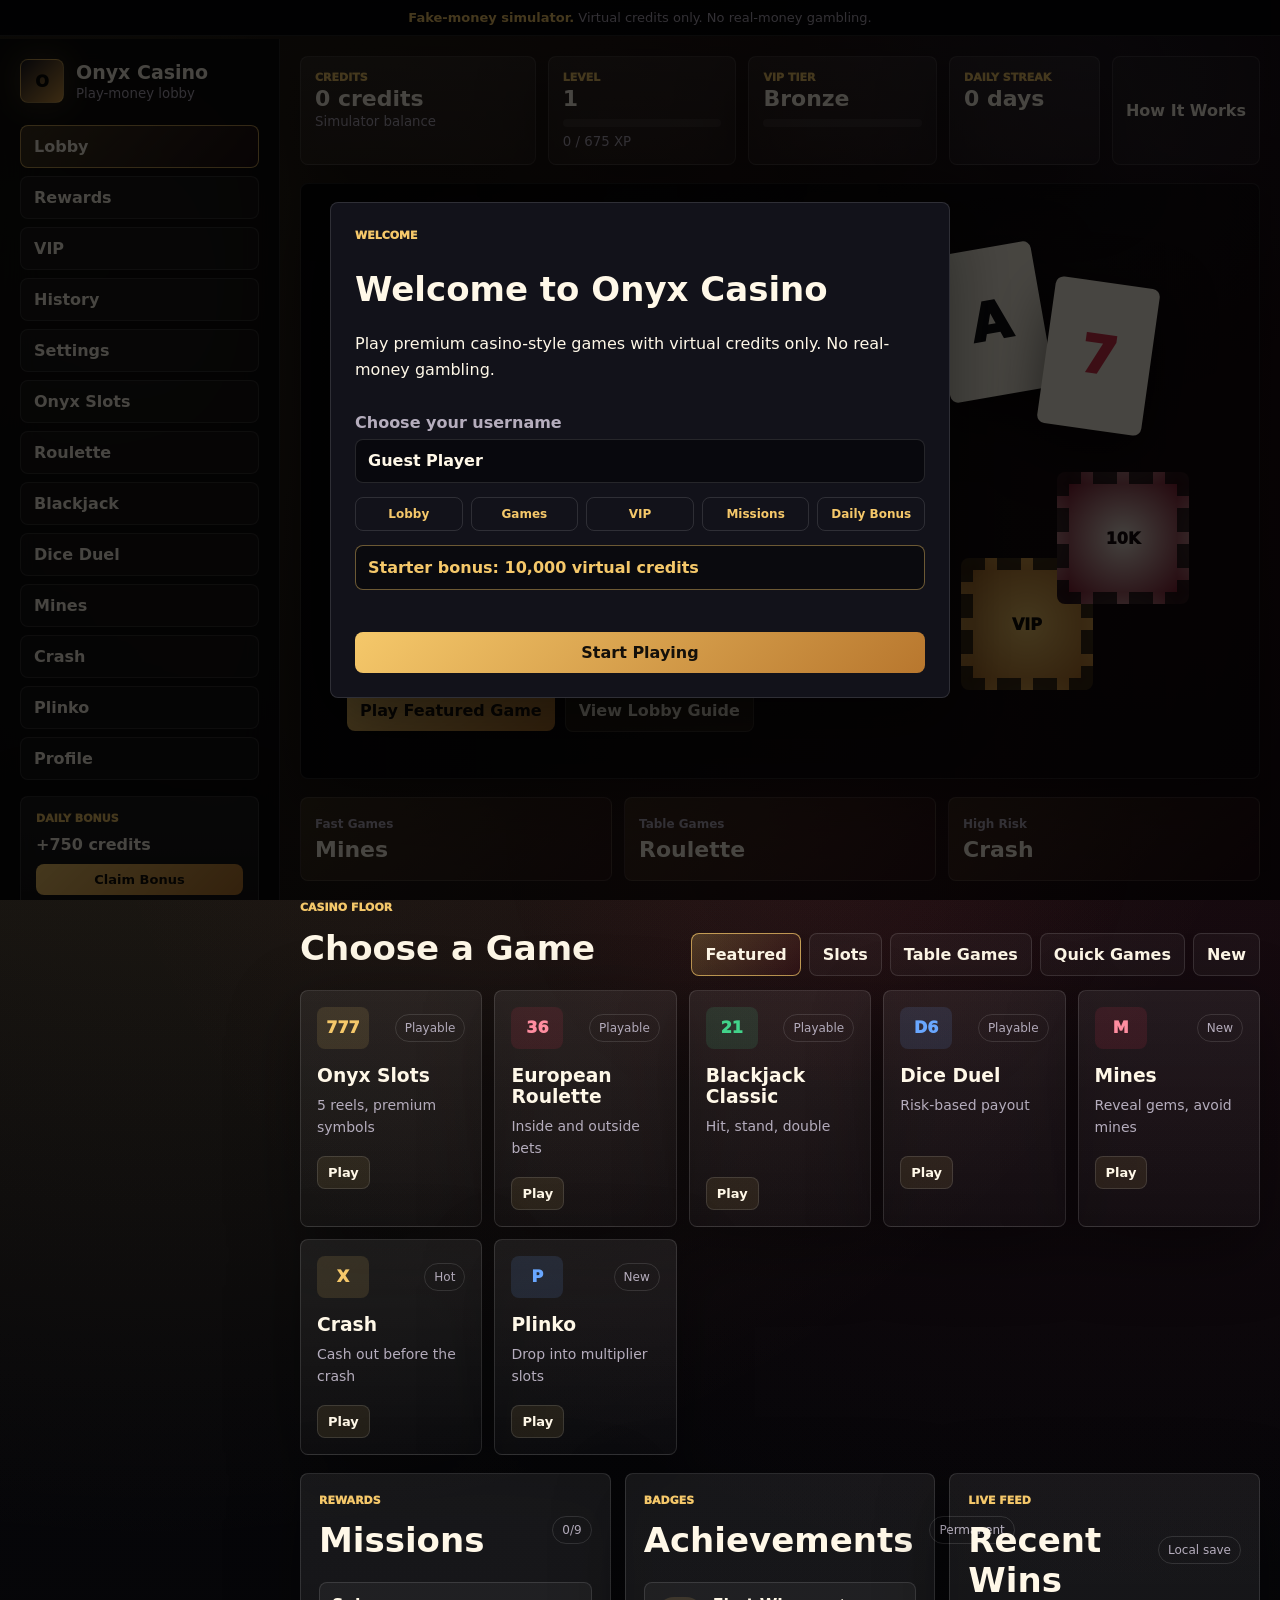
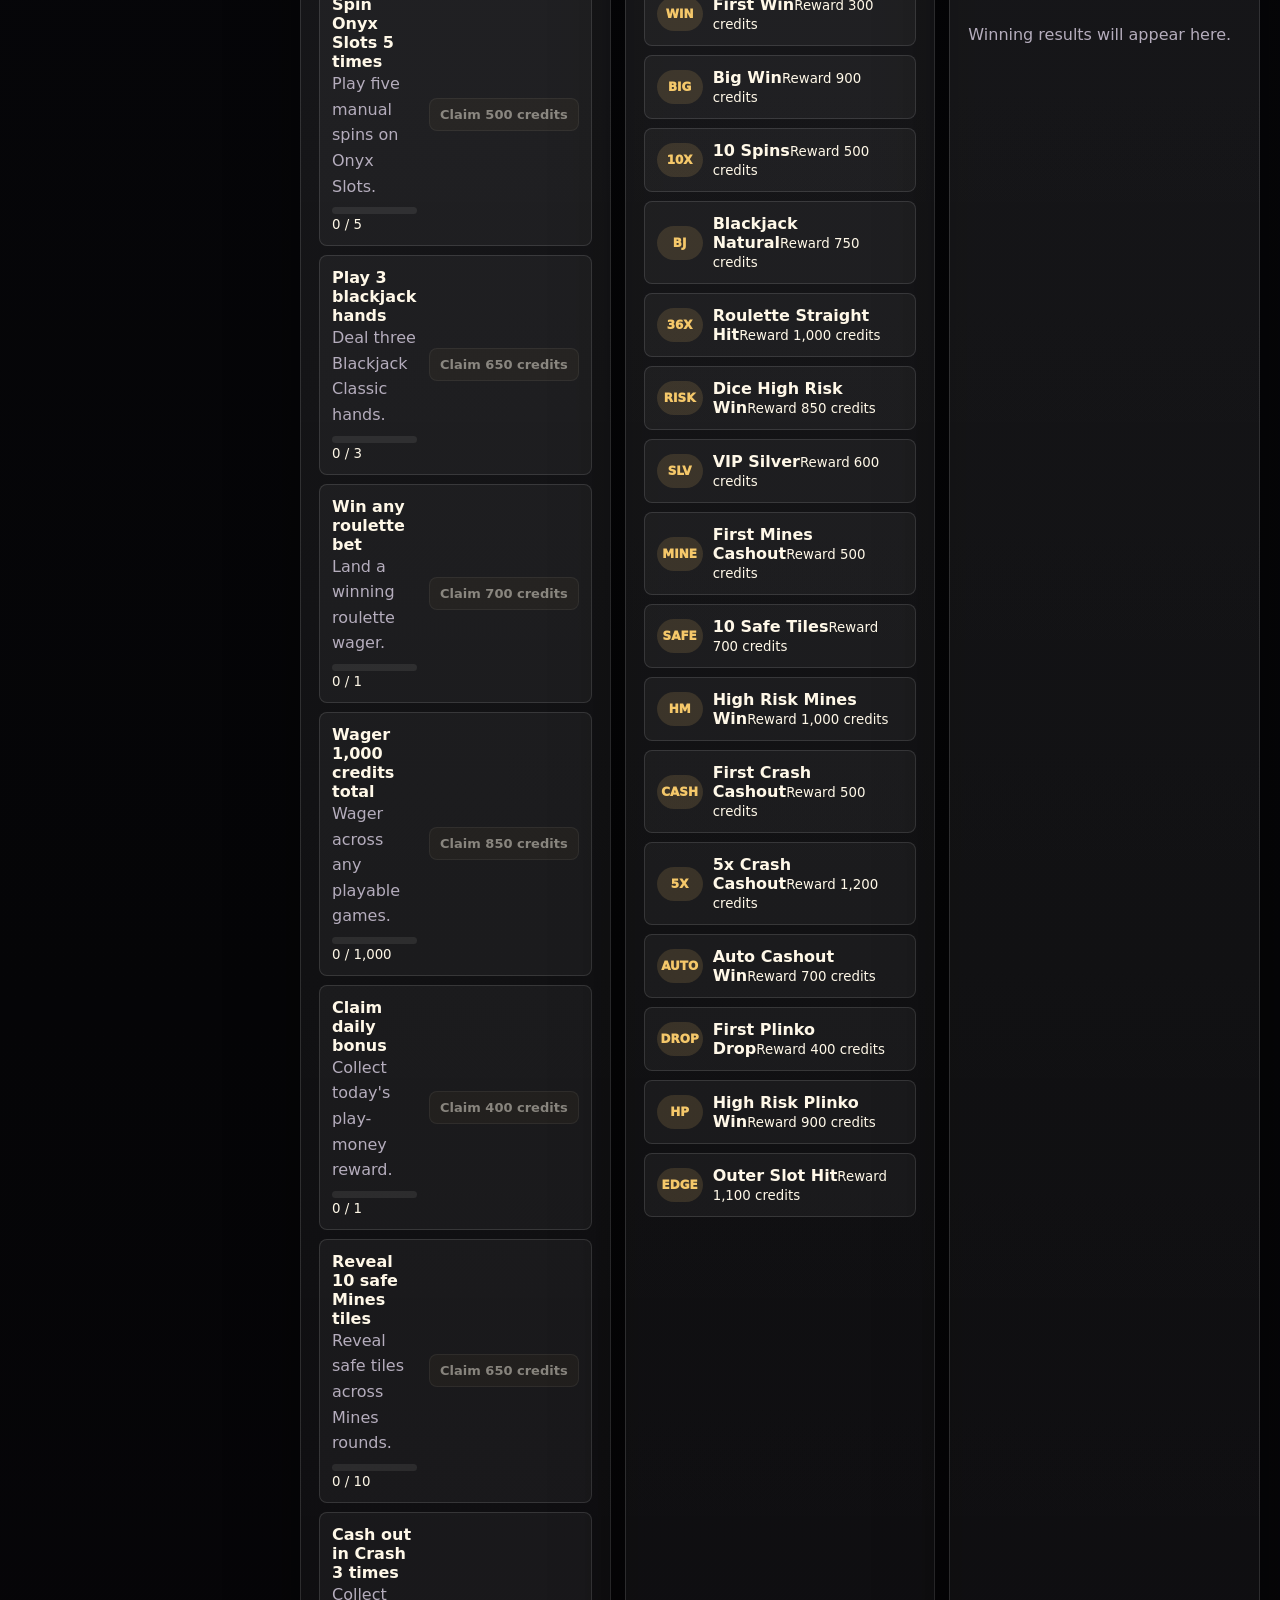
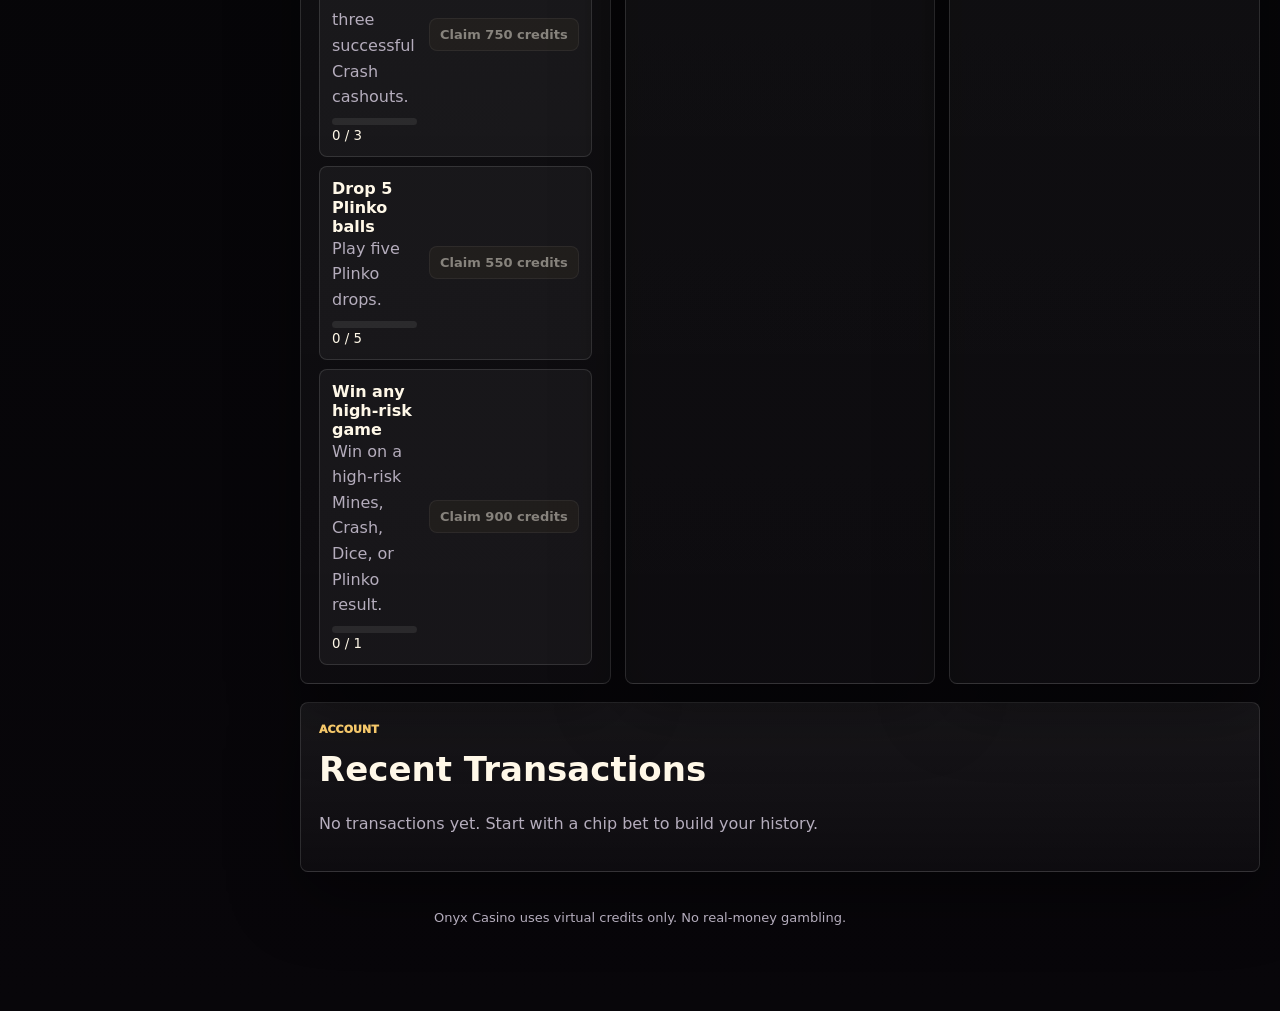
<file: onyx-casino-starter/index.html>
<!DOCTYPE html>
<html lang="en">
<head>
  <meta charset="UTF-8" />
  <meta name="viewport" content="width=device-width, initial-scale=1.0" />
  <meta name="description" content="Onyx Casino is a fake-money online casino simulator using virtual credits only." />
  <title>Onyx Casino - Virtual Credits Casino Simulator</title>
  <link rel="icon" href="data:," />
  <link rel="stylesheet" href="styles/main.css" />
</head>
<body>
  <div class="age-safe-banner" role="note">
    <strong>Fake-money simulator.</strong> Virtual credits only. No real-money gambling.
  </div>

  <div class="app-shell">
    <aside class="sidebar" aria-label="Main navigation">
      <button class="brand" data-view="lobby" aria-label="Open Onyx Casino lobby">
        <span class="brand-mark">O</span>
        <span>
          <strong>Onyx Casino</strong>
          <small>Play-money lobby</small>
        </span>
      </button>

      <nav class="nav-list">
        <button class="nav-btn is-active" data-view="lobby">Lobby</button>
        <button class="nav-btn" data-view="rewards">Rewards</button>
        <button class="nav-btn" data-view="vip">VIP</button>
        <button class="nav-btn" data-view="history">History</button>
        <button class="nav-btn" data-view="settings">Settings</button>
        <button class="nav-btn" data-view="slots">Onyx Slots</button>
        <button class="nav-btn" data-view="roulette">Roulette</button>
        <button class="nav-btn" data-view="blackjack">Blackjack</button>
        <button class="nav-btn" data-view="dice">Dice Duel</button>
        <button class="nav-btn" data-view="mines">Mines</button>
        <button class="nav-btn" data-view="crash">Crash</button>
        <button class="nav-btn" data-view="plinko">Plinko</button>
        <button class="nav-btn" data-view="profile">Profile</button>
      </nav>

      <section class="sidebar-card">
        <span class="label">Daily Bonus</span>
        <strong id="dailyBonusAmount">+0 credits</strong>
        <button id="dailyBonusBtn" class="primary small">Claim Bonus</button>
        <p id="dailyBonusText" class="muted">Available once per day.</p>
      </section>

      <section class="sidebar-card">
        <span class="label">Missions</span>
        <p id="miniMissionText" class="muted">Progress updates as you play.</p>
      </section>

      <section class="sidebar-card warning">
        <span class="label">Reality Check</span>
        <p>This is a casino-style simulator using fictional credits. Virtual credits only. No real-money gambling.</p>
        <button class="ghost small" data-modal="fakeMoney">Fake Money Info</button>
      </section>
    </aside>

    <main class="main">
      <header class="topbar" aria-label="Player status">
        <div class="status-card balance-card">
          <span class="label">Credits</span>
          <strong id="balanceText">0 credits</strong>
          <small class="balance-help" title="Virtual credits only. No real-money gambling.">Simulator balance</small>
        </div>
        <div class="status-card">
          <span class="label">Level</span>
          <strong id="levelText">1</strong>
          <div class="xp-track" aria-label="XP progress"><span id="xpBar"></span></div>
          <small id="xpText">0 / 0 XP</small>
        </div>
        <div class="status-card">
          <span class="label">VIP Tier</span>
          <strong id="vipText">Bronze</strong>
          <div class="xp-track vip-track"><span id="vipBar"></span></div>
        </div>
        <div class="status-card">
          <span class="label">Daily Streak</span>
          <strong id="streakText">0 days</strong>
        </div>
        <button id="howItWorksBtn" class="ghost">How It Works</button>
      </header>

      <section id="toastArea" class="toast-area" aria-live="polite"></section>

      <section id="view-lobby" class="view is-visible">
        <div class="hero-panel">
          <div class="hero-copy-block">
            <p class="eyebrow">Premium casino simulator</p>
            <h1>Onyx Casino - Play with virtual credits</h1>
            <p>Step into a realistic play-money casino lobby with slots, table games, missions, VIP progression, and a live activity feed.</p>
            <div class="hero-disclaimer">Virtual credits only. No real-money gambling.</div>
            <div class="hero-actions">
              <button class="primary" data-open-game="slots">Play Featured Game</button>
              <button class="secondary" data-modal="rules-lobby">View Lobby Guide</button>
            </div>
          </div>
          <div class="hero-stage" aria-hidden="true">
            <div class="hero-chip chip-one">VIP</div>
            <div class="hero-chip chip-two">10K</div>
            <div class="hero-card ace">A</div>
            <div class="hero-card seven">7</div>
          </div>
        </div>

        <section class="lobby-band">
          <div class="recommended-row">
            <button class="recommend-card" data-open-game="mines"><span>Fast Games</span><strong>Mines</strong></button>
            <button class="recommend-card" data-open-game="roulette"><span>Table Games</span><strong>Roulette</strong></button>
            <button class="recommend-card" data-open-game="crash"><span>High Risk</span><strong>Crash</strong></button>
          </div>
          <div class="section-head">
            <div>
              <p class="eyebrow">Casino Floor</p>
              <h2>Choose a Game</h2>
            </div>
            <div id="categoryTabs" class="tabs" role="tablist" aria-label="Game categories">
              <button class="tab is-active" data-category="featured">Featured</button>
              <button class="tab" data-category="slots">Slots</button>
              <button class="tab" data-category="table">Table Games</button>
              <button class="tab" data-category="quick">Quick Games</button>
              <button class="tab" data-category="new">New</button>
            </div>
          </div>
          <div id="gameGrid" class="game-grid"></div>
        </section>

        <div class="dashboard-grid">
          <section class="panel">
            <div class="section-head compact">
              <div>
                <p class="eyebrow">Rewards</p>
                <h2>Missions</h2>
              </div>
              <span id="missionProgressText" class="pill">0/0</span>
            </div>
            <div id="missionsList" class="mission-list"></div>
          </section>

          <section class="panel">
            <div class="section-head compact">
              <div>
                <p class="eyebrow">Badges</p>
                <h2>Achievements</h2>
              </div>
              <span class="pill">Permanent</span>
            </div>
            <div id="achievementsList" class="achievement-list"></div>
          </section>

          <section class="panel">
            <div class="section-head compact">
              <div>
                <p class="eyebrow">Live Feed</p>
                <h2>Recent Wins</h2>
              </div>
              <span class="pill">Local save</span>
            </div>
            <div id="recentWinsFeed" class="wins-feed"></div>
          </section>
        </div>

        <section class="panel transaction-panel">
          <div class="section-head compact">
            <div>
              <p class="eyebrow">Account</p>
              <h2>Recent Transactions</h2>
            </div>
          </div>
          <div id="activityLog" class="activity-log"></div>
        </section>
      </section>

      <section id="view-rewards" class="view">
        <div class="game-header">
          <div><p class="eyebrow">Retention</p><h1>Reward Center</h1></div>
          <button class="ghost" data-view="lobby">Back to Lobby</button>
        </div>
        <div class="dashboard-grid rewards-layout">
          <section class="panel reward-claim-panel">
            <div class="section-head compact"><div><p class="eyebrow">Daily Login</p><h2>7-Day Calendar</h2></div><span id="dailyCooldownText" class="pill">Available now</span></div>
            <div id="dailyCalendar" class="daily-calendar"></div>
            <button id="rewardDailyBtn" class="primary full">Claim Daily Reward</button>
          </section>
          <section class="panel">
            <div class="section-head compact"><div><p class="eyebrow">Promo</p><h2>Fake Codes</h2></div></div>
            <label>Promo code
              <input id="promoCodeInput" placeholder="ONYXWELCOME" autocomplete="off" />
            </label>
            <button id="promoClaimBtn" class="secondary full">Claim Code</button>
            <p class="muted">Try ONYXWELCOME, FREESPIN, or VIPBOOST. Rewards are virtual credits and XP only.</p>
          </section>
          <section class="panel">
            <div class="section-head compact"><div><p class="eyebrow">VIP</p><h2>VIP Rewards</h2></div></div>
            <div id="vipRewardSummary" class="benefit-list"></div>
          </section>
        </div>
        <div class="dashboard-grid">
          <section class="panel">
            <div class="section-head compact"><div><p class="eyebrow">Daily Style</p><h2>Missions</h2></div><span id="rewardsMissionProgressText" class="pill">0/0</span></div>
            <div id="rewardsMissionsList" class="mission-list"></div>
          </section>
          <section class="panel">
            <div class="section-head compact"><div><p class="eyebrow">Badges</p><h2>Achievements</h2></div></div>
            <div id="rewardsAchievementsList" class="achievement-list"></div>
          </section>
          <section class="panel">
            <div class="section-head compact"><div><p class="eyebrow">Ledger</p><h2>Recent Reward Claims</h2></div></div>
            <div id="rewardClaimsList" class="activity-log"></div>
          </section>
        </div>
      </section>

      <section id="view-vip" class="view">
        <div class="game-header">
          <div><p class="eyebrow">Club</p><h1>VIP Club</h1></div>
          <button class="ghost" data-view="lobby">Back to Lobby</button>
        </div>
        <section class="panel vip-panel">
          <div class="vip-hero">
            <div><span class="label">Current Tier</span><strong id="vipPageTier">Bronze</strong><p id="vipPageProgressText" class="muted">Progress loading</p></div>
            <div class="xp-track vip-track"><span id="vipPageBar"></span></div>
          </div>
          <div id="vipBenefitsList" class="benefit-grid"></div>
          <div id="vipNextTier" class="vip-next"></div>
        </section>
      </section>

      <section id="view-history" class="view">
        <div class="game-header">
          <div><p class="eyebrow">Analytics</p><h1>History</h1></div>
          <button class="ghost" data-view="lobby">Back to Lobby</button>
        </div>
        <section class="panel">
          <div class="history-filters">
            <label>Game <select id="historyGameFilter"><option value="all">All games</option></select></label>
            <label>Result <select id="historyResultFilter"><option value="all">All results</option><option value="win">Wins</option><option value="loss">Losses</option><option value="neutral">Neutral</option></select></label>
          </div>
          <div id="historyStats" class="stats-grid"></div>
          <div id="historyList" class="activity-log"></div>
        </section>
      </section>

      <section id="view-settings" class="view">
        <div class="game-header">
          <div><p class="eyebrow">Account</p><h1>Settings</h1></div>
          <button class="ghost" data-view="lobby">Back to Lobby</button>
        </div>
        <div class="settings-layout">
          <section class="panel settings-panel">
            <label>Username
              <input id="settingsUsernameInput" maxlength="24" autocomplete="off" />
            </label>
            <label class="toggle-line"><input id="reducedAnimationsToggle" type="checkbox" /> Reduced animations</label>
            <label class="toggle-line"><input id="compactModeToggle" type="checkbox" /> Compact mode</label>
            <label class="toggle-line"><input id="hideWinnersToggle" type="checkbox" /> Hide recent winners feed</label>
            <div class="game-actions">
              <button id="settingsSaveBtn" class="primary">Save Settings</button>
              <button id="replayOnboardingBtn" class="secondary">Replay Onboarding</button>
              <button class="ghost" data-modal="fakeMoney">Simulator Help</button>
            </div>
          </section>
          <section class="panel settings-panel">
            <div class="game-actions">
              <button id="exportSaveBtn" class="secondary">Export Save JSON</button>
              <button id="importSaveBtn" class="secondary">Import Save JSON</button>
              <button id="clearHistoryBtn" class="ghost">Clear Only History</button>
              <button id="resetBtn" class="ghost danger">Reset Save</button>
            </div>
            <textarea id="saveJsonBox" rows="10" placeholder="Exported save JSON appears here. Paste JSON here before importing."></textarea>
          </section>
        </div>
      </section>

      <section id="view-slots" class="view game-view">
        <div class="game-header">
          <div><p class="eyebrow">Featured Slot</p><h1>Onyx Slots</h1></div>
          <div class="header-actions">
            <button class="ghost" data-modal="rules-slots">Rules</button>
            <button class="ghost" data-view="lobby">Back to Lobby</button>
          </div>
        </div>

        <div class="game-layout">
          <section class="panel machine">
            <div id="slotReels" class="slot-reels" aria-label="Five slot reels"></div>
            <div class="game-meta-row">
              <span id="slotsProjectedText" class="pill">Select chips</span>
              <label class="toggle-line"><input id="slotsTurboToggle" type="checkbox" /> Turbo spin</label>
              <span id="slotsFreeSpinsText" class="pill">Free spins: 0</span>
            </div>
            <p class="muted">Fictional simulator RTP label: about 95%. This is play-money math only.</p>
            <div id="slotMessage" class="result-line">Choose a chip and spin with virtual credits.</div>
            <div class="game-actions">
              <button id="spinSlotsBtn" class="primary">Spin</button>
              <button id="slotsRepeatBetBtn" class="secondary">Repeat Bet</button>
              <button id="slotsDoubleBetBtn" class="secondary">Double Bet</button>
              <button id="slotsHalfBetBtn" class="secondary">Half Bet</button>
              <button id="slotsMaxBetBtn" class="secondary">Max Bet</button>
              <button id="slotsClearBetBtn" class="ghost">Clear Bet</button>
              <button id="slotsPaytableBtn" class="ghost">Paytable</button>
              <button id="slotsNewSessionBtn" class="ghost">New Session</button>
            </div>
          </section>
          <aside class="panel">
            <div class="section-head compact"><h2>Bet Slip</h2><span id="slotsBetText" class="pill">0 credits</span></div>
            <div class="bet-stack" data-bet-stack="slots"></div>
            <div class="chip-row" data-chip-group="slots"></div>
            <div id="slotsSessionStats" class="session-grid"></div>
            <h3>Spin History</h3>
            <div id="slotsHistory" class="compact-history"></div>
          </aside>
        </div>
      </section>

      <section id="view-roulette" class="view game-view">
        <div class="game-header">
          <div><p class="eyebrow">Table Game</p><h1>European Roulette</h1></div>
          <div class="header-actions">
            <button class="ghost" data-modal="rules-roulette">Rules</button>
            <button class="ghost" data-view="lobby">Back to Lobby</button>
          </div>
        </div>

        <div class="roulette-layout">
          <section class="panel roulette-wheel-panel">
            <div id="rouletteWheel" class="roulette-wheel"><span id="rouletteNumber">?</span></div>
            <p id="rouletteResult" class="result-line">Place a virtual-credit bet and spin.</p>
          </section>
          <section class="panel">
            <div class="section-head compact"><h2>Roulette Board</h2><span id="rouletteBetText" class="pill">0 credits</span></div>
            <div class="game-meta-row"><span id="rouletteProjectedText" class="pill">Projected payout updates by bet type</span><span id="rouletteBetTypeText" class="pill">Red 2x</span></div>
            <div class="bet-stack" data-bet-stack="roulette"></div>
            <div class="chip-row" data-chip-group="roulette"></div>
            <div id="rouletteBoard" class="roulette-board"></div>
            <div class="roulette-options">
              <button class="bet-option is-active" data-roulette-type="red">Red 2x</button>
              <button class="bet-option" data-roulette-type="black">Black 2x</button>
              <button class="bet-option" data-roulette-type="odd">Odd 2x</button>
              <button class="bet-option" data-roulette-type="even">Even 2x</button>
              <button class="bet-option" data-roulette-type="low">1-18 2x</button>
              <button class="bet-option" data-roulette-type="high">19-36 2x</button>
              <button class="bet-option" data-roulette-type="dozen1">1st 12 3x</button>
              <button class="bet-option" data-roulette-type="dozen2">2nd 12 3x</button>
              <button class="bet-option" data-roulette-type="dozen3">3rd 12 3x</button>
              <button class="bet-option" data-roulette-type="column1">Column 1 3x</button>
              <button class="bet-option" data-roulette-type="column2">Column 2 3x</button>
              <button class="bet-option" data-roulette-type="column3">Column 3 3x</button>
            </div>
            <div id="rouletteHistory" class="number-history"></div>
            <div class="game-actions">
              <button id="spinRouletteBtn" class="primary">Spin Wheel</button>
              <button id="rouletteRepeatBetBtn" class="secondary">Repeat Bet</button>
              <button id="rouletteDoubleBetBtn" class="secondary">Double Bet</button>
              <button id="rouletteHalfBetBtn" class="secondary">Half Bet</button>
              <button id="rouletteMaxBetBtn" class="secondary">Max Bet</button>
              <button id="rouletteClearBetBtn" class="ghost">Clear Bet</button>
              <button id="rouletteNewSessionBtn" class="ghost">New Session</button>
            </div>
            <div id="rouletteSessionStats" class="session-grid"></div>
          </section>
        </div>
      </section>

      <section id="view-blackjack" class="view game-view">
        <div class="game-header">
          <div><p class="eyebrow">Table Game</p><h1>Blackjack Classic</h1></div>
          <div class="header-actions">
            <button class="ghost" data-modal="rules-blackjack">Rules</button>
            <button class="ghost" data-view="lobby">Back to Lobby</button>
          </div>
        </div>

        <div class="game-layout">
          <section class="panel blackjack-table">
            <div class="table-felt">
              <div class="game-meta-row">
                <span id="shoeText" class="pill">Shoe: 312 cards</span>
                <span class="pill">Dealer stands on soft 17</span>
                <span id="blackjackProjectedText" class="pill">Standard win pays 0 credits</span>
              </div>
              <div class="hand-zone">
                <div class="hand-title"><span>Dealer</span><strong id="dealerTotal"></strong></div>
                <div id="dealerCards" class="cards"></div>
              </div>
              <div class="hand-zone">
                <div class="hand-title"><span>Player</span><strong id="playerTotal"></strong></div>
                <div id="playerCards" class="cards"></div>
              </div>
              <div id="splitHands" class="split-hands"></div>
            </div>
            <p id="blackjackResult" class="result-line">Choose a chip, then deal a fake-money hand.</p>
            <div class="game-actions">
              <button id="dealBtn" class="primary">New Hand</button>
              <button id="hitBtn" class="secondary" disabled>Hit</button>
              <button id="standBtn" class="secondary" disabled>Stand</button>
              <button id="doubleBtn" class="secondary" disabled>Double</button>
              <button id="splitBtn" class="secondary" disabled>Split</button>
              <button id="blackjackRepeatBetBtn" class="secondary">Repeat Bet</button>
              <button id="blackjackNewSessionBtn" class="ghost">New Session</button>
            </div>
          </section>
          <aside class="panel">
            <div class="section-head compact"><h2>Table Bet</h2><span id="blackjackBetText" class="pill">0 credits</span></div>
            <div class="bet-stack" data-bet-stack="blackjack"></div>
            <div class="chip-row" data-chip-group="blackjack"></div>
            <button id="blackjackDoubleBetBtn" class="secondary full">Double Bet</button>
            <button id="blackjackHalfBetBtn" class="secondary full">Half Bet</button>
            <button id="blackjackMaxBetBtn" class="secondary full">Max Bet</button>
            <button id="blackjackClearBetBtn" class="ghost full">Clear Bet</button>
            <div id="blackjackSessionStats" class="session-grid"></div>
          </aside>
        </div>
      </section>

      <section id="view-dice" class="view game-view">
        <div class="game-header">
          <div><p class="eyebrow">Quick Game</p><h1>Dice Duel</h1></div>
          <div class="header-actions">
            <button class="ghost" data-modal="rules-dice">Rules</button>
            <button class="ghost" data-view="lobby">Back to Lobby</button>
          </div>
        </div>

        <div class="game-layout">
          <section class="panel dice-panel">
            <div id="diceDisplay" class="dice-display">--</div>
            <div class="risk-controls">
              <label>Prediction
                <select id="diceMode">
                  <option value="over">Roll over target</option>
                  <option value="under">Roll under target</option>
                </select>
              </label>
              <label>Target <span id="diceTargetText">50</span>
                <input id="diceTarget" type="range" min="2" max="98" value="50" />
              </label>
              <div class="payout-preview"><span>Payout</span><strong id="dicePayoutText">1.96x</strong></div>
              <div class="payout-preview"><span>Win chance</span><strong id="diceChanceText">49%</strong></div>
            </div>
            <div class="game-meta-row"><span id="diceProjectedText" class="pill">Projected payout updates by target</span></div>
            <p id="diceResult" class="result-line">Higher risk changes the payout.</p>
            <div id="diceHistory" class="number-history"></div>
            <div class="game-actions">
              <button id="rollDiceBtn" class="primary">Roll Dice</button>
              <button id="diceRepeatBetBtn" class="secondary">Repeat Bet</button>
              <button id="diceDoubleBetBtn" class="secondary">Double Bet</button>
              <button id="diceHalfBetBtn" class="secondary">Half Bet</button>
              <button id="diceMaxBetBtn" class="secondary">Max Bet</button>
              <button id="diceClearBetBtn" class="ghost">Clear Bet</button>
              <button id="diceNewSessionBtn" class="ghost">New Session</button>
            </div>
          </section>
          <aside class="panel">
            <div class="section-head compact"><h2>Dice Bet</h2><span id="diceBetText" class="pill">0 credits</span></div>
            <div class="bet-stack" data-bet-stack="dice"></div>
            <div class="chip-row" data-chip-group="dice"></div>
            <div id="diceSessionStats" class="session-grid"></div>
          </aside>
        </div>
      </section>

      <section id="view-mines" class="view game-view">
        <div class="game-header">
          <div><p class="eyebrow">Modern Quick Game</p><h1>Mines</h1></div>
          <div class="header-actions">
            <button class="ghost" data-modal="rules-mines">Rules</button>
            <button class="ghost" data-view="lobby">Back to Lobby</button>
          </div>
        </div>
        <div class="game-layout">
          <section class="panel mines-panel">
            <div class="game-meta-row">
              <label>Mines
                <select id="minesCount">
                  <option value="1">1</option><option value="3">3</option><option value="5" selected>5</option>
                  <option value="10">10</option><option value="15">15</option><option value="20">20</option>
                </select>
              </label>
              <span id="minesMultiplierText" class="pill">1.00x</span>
              <span id="minesCashoutText" class="pill">Potential 0 credits</span>
              <span id="minesStateText" class="pill">Waiting</span>
            </div>
            <p class="muted">Virtual credits only. No real-money gambling.</p>
            <div id="minesGrid" class="mines-grid" aria-label="Mines 5 by 5 board"></div>
            <p id="minesResult" class="result-line">Choose a bet and mine count, then start.</p>
            <div class="game-actions">
              <button id="minesStartBtn" class="primary">Start Round</button>
              <button id="minesCashoutBtn" class="secondary" disabled>Cash Out</button>
              <button id="minesRepeatBetBtn" class="secondary">Repeat Bet</button>
              <button id="minesDoubleBetBtn" class="secondary">Double Bet</button>
              <button id="minesHalfBetBtn" class="secondary">Half Bet</button>
              <button id="minesMaxBetBtn" class="secondary">Max Bet</button>
              <button id="minesClearBetBtn" class="ghost">Clear Bet</button>
              <button id="minesNewSessionBtn" class="ghost">New Session</button>
            </div>
          </section>
          <aside class="panel">
            <div class="section-head compact"><h2>Mines Bet</h2><span id="minesBetText" class="pill">0 credits</span></div>
            <div class="bet-stack" data-bet-stack="mines"></div>
            <div class="chip-row" data-chip-group="mines"></div>
            <span id="minesProjectedText" class="pill">Potential cashout rises with every safe tile</span>
            <div id="minesSessionStats" class="session-grid"></div>
            <h3>Recent Mines Results</h3>
            <div id="minesHistory" class="compact-history"></div>
          </aside>
        </div>
      </section>

      <section id="view-crash" class="view game-view">
        <div class="game-header">
          <div><p class="eyebrow">Modern Quick Game</p><h1>Crash</h1></div>
          <div class="header-actions">
            <button class="ghost" data-modal="rules-crash">Rules</button>
            <button class="ghost" data-view="lobby">Back to Lobby</button>
          </div>
        </div>
        <div class="game-layout">
          <section class="panel crash-panel">
            <div id="crashMultiplier" class="crash-multiplier">1.00x</div>
            <div id="crashGraph" class="crash-graph"><span></span></div>
            <div class="risk-controls">
              <label class="toggle-line"><input id="crashAutoToggle" type="checkbox" /> Auto cashout</label>
              <label>Auto at
                <input id="crashAutoAt" type="number" min="1.2" max="25" step="0.1" value="2.00" />
              </label>
              <div class="payout-preview"><span>Potential</span><strong id="crashPotentialText">0 credits</strong></div>
            </div>
            <p class="muted">Virtual credits only. No real-money gambling.</p>
            <p id="crashResult" class="result-line">Place a bet before launch.</p>
            <div id="crashHistory" class="number-history"></div>
            <div class="game-actions">
              <button id="crashLaunchBtn" class="primary">Launch</button>
              <button id="crashCashoutBtn" class="secondary" disabled>Cash Out</button>
              <button id="crashRepeatBetBtn" class="secondary">Repeat Bet</button>
              <button id="crashDoubleBetBtn" class="secondary">Double Bet</button>
              <button id="crashHalfBetBtn" class="secondary">Half Bet</button>
              <button id="crashMaxBetBtn" class="secondary">Max Bet</button>
              <button id="crashClearBetBtn" class="ghost">Clear Bet</button>
              <button id="crashNewSessionBtn" class="ghost">New Session</button>
            </div>
          </section>
          <aside class="panel">
            <div class="section-head compact"><h2>Crash Bet</h2><span id="crashBetText" class="pill">0 credits</span></div>
            <div class="bet-stack" data-bet-stack="crash"></div>
            <div class="chip-row" data-chip-group="crash"></div>
            <span id="crashProjectedText" class="pill">Potential payout rises while the round runs</span>
            <div id="crashSessionStats" class="session-grid"></div>
          </aside>
        </div>
      </section>

      <section id="view-plinko" class="view game-view">
        <div class="game-header">
          <div><p class="eyebrow">Modern Quick Game</p><h1>Plinko</h1></div>
          <div class="header-actions">
            <button class="ghost" data-modal="rules-plinko">Rules</button>
            <button class="ghost" data-view="lobby">Back to Lobby</button>
          </div>
        </div>
        <div class="game-layout">
          <section class="panel plinko-panel">
            <div class="risk-controls">
              <label>Risk
                <select id="plinkoRisk"><option value="low">Low</option><option value="medium" selected>Medium</option><option value="high">High</option></select>
              </label>
              <label>Rows
                <select id="plinkoRows"><option value="8">8</option><option value="12" selected>12</option><option value="16">16</option></select>
              </label>
              <div class="payout-preview"><span>Risk profile</span><strong id="plinkoRiskText">Balanced</strong></div>
            </div>
            <p class="muted">Virtual credits only. No real-money gambling.</p>
            <div id="plinkoBoard" class="plinko-board" aria-label="Plinko board"></div>
            <div id="plinkoMultipliers" class="plinko-multipliers"></div>
            <p id="plinkoResult" class="result-line">Choose a bet and drop a ball.</p>
            <div id="plinkoHistory" class="compact-history"></div>
            <div class="game-actions">
              <button id="plinkoDropBtn" class="primary">Drop Ball</button>
              <button id="plinkoRepeatBetBtn" class="secondary">Repeat Bet</button>
              <button id="plinkoDoubleBetBtn" class="secondary">Double Bet</button>
              <button id="plinkoHalfBetBtn" class="secondary">Half Bet</button>
              <button id="plinkoMaxBetBtn" class="secondary">Max Bet</button>
              <button id="plinkoClearBetBtn" class="ghost">Clear Bet</button>
              <button id="plinkoNewSessionBtn" class="ghost">New Session</button>
            </div>
          </section>
          <aside class="panel">
            <div class="section-head compact"><h2>Plinko Bet</h2><span id="plinkoBetText" class="pill">0 credits</span></div>
            <div class="bet-stack" data-bet-stack="plinko"></div>
            <div class="chip-row" data-chip-group="plinko"></div>
            <span id="plinkoProjectedText" class="pill">Projected payout depends on risk and final slot</span>
            <div id="plinkoSessionStats" class="session-grid"></div>
          </aside>
        </div>
      </section>

      <section id="view-profile" class="view">
        <div class="game-header">
          <div><p class="eyebrow">Account</p><h1>Profile & Stats</h1></div>
          <button class="ghost" data-view="lobby">Back to Lobby</button>
        </div>

        <div class="profile-layout">
          <section class="panel">
            <label class="profile-name-label">Username
              <input id="usernameInput" maxlength="24" autocomplete="off" />
            </label>
            <button id="saveUsernameBtn" class="primary">Save Username</button>
            <button class="secondary" data-view="settings">Open Settings</button>
          </section>
          <section id="profileStats" class="stats-grid"></section>
        </div>

        <section class="panel transaction-panel">
          <div class="section-head compact"><h2>Win/Loss History</h2></div>
          <div id="profileHistory" class="activity-log"></div>
        </section>
      </section>
    </main>
  </div>

  <div id="modalLayer" class="modal-layer" aria-hidden="true">
    <div class="modal" role="dialog" aria-modal="true" aria-labelledby="modalTitle">
      <button id="modalCloseBtn" class="modal-close" aria-label="Close modal">x</button>
      <h2 id="modalTitle"></h2>
      <div id="modalBody"></div>
    </div>
  </div>

  <div id="onboardingLayer" class="modal-layer onboarding-layer" aria-hidden="true">
    <div class="modal onboarding-modal" role="dialog" aria-modal="true" aria-labelledby="onboardingTitle">
      <p class="eyebrow">Welcome</p>
      <h2 id="onboardingTitle">Welcome to Onyx Casino</h2>
      <p>Play premium casino-style games with virtual credits only. No real-money gambling.</p>
      <label>Choose your username
        <input id="onboardingUsername" maxlength="24" value="Guest Player" />
      </label>
      <div class="onboarding-grid">
        <span>Lobby</span><span>Games</span><span>VIP</span><span>Missions</span><span>Daily Bonus</span>
      </div>
      <p class="hero-disclaimer">Starter bonus: 10,000 virtual credits</p>
      <button id="startOnboardingBtn" class="primary full">Start Playing</button>
    </div>
  </div>

  <nav class="mobile-bottom-nav" aria-label="Mobile navigation">
    <button data-view="lobby">Lobby</button>
    <button data-view="rewards">Rewards</button>
    <button data-view="vip">VIP</button>
    <button data-view="history">History</button>
    <button data-view="settings">Settings</button>
  </nav>

  <footer class="sim-footer">Onyx Casino uses virtual credits only. No real-money gambling.</footer>

  <script type="module" src="scripts/app.js"></script>
</body>
</html>
</file>
<file: styles/main.css>
:root {
  --bg: #050507;
  --bg-soft: #0b0b10;
  --panel: #12121a;
  --panel-strong: #191923;
  --text: #fff8e8;
  --muted: #b5adbd;
  --gold: #f5c86a;
  --gold-2: #b8772e;
  --red: #d7334d;
  --red-deep: #6f1021;
  --onyx: #08080c;
  --green: #42d38a;
  --blue: #69a7ff;
  --neon: #e83f61;
  --line: rgba(255, 255, 255, 0.12);
  --shadow: 0 22px 70px rgba(0, 0, 0, 0.48);
  --glow: 0 0 28px rgba(245, 200, 106, 0.14), 0 0 46px rgba(215, 51, 77, 0.08);
  --radius: 8px;
}

* { box-sizing: border-box; }

html { color-scheme: dark; }

body {
  margin: 0;
  min-height: 100vh;
  background:
    radial-gradient(circle at 12% 8%, rgba(245, 200, 106, 0.15), transparent 30%),
    radial-gradient(circle at 88% 12%, rgba(215, 51, 77, 0.12), transparent 28%),
    linear-gradient(180deg, #07070b 0%, #050507 62%, #08060a 100%);
  color: var(--text);
  font-family: Inter, ui-sans-serif, system-ui, -apple-system, BlinkMacSystemFont, "Segoe UI", Arial, sans-serif;
}

body::before {
  content: "";
  position: fixed;
  inset: -20%;
  z-index: -1;
  background:
    radial-gradient(circle at 15% 30%, rgba(245, 200, 106, 0.08), transparent 18%),
    radial-gradient(circle at 75% 20%, rgba(105, 167, 255, 0.07), transparent 20%),
    radial-gradient(circle at 60% 80%, rgba(215, 51, 77, 0.06), transparent 22%);
  animation: ambientDrift 18s ease-in-out infinite alternate;
}

button, input, select { font: inherit; }
button { cursor: pointer; }
button:disabled { cursor: not-allowed; opacity: 0.48; transform: none !important; }
button:focus-visible, input:focus-visible, select:focus-visible, textarea:focus-visible, [tabindex]:focus-visible {
  outline: 2px solid var(--gold);
  outline-offset: 3px;
}
h1, h2, h3, p { margin-top: 0; }
h1 { margin-bottom: 10px; font-size: clamp(34px, 7vw, 72px); line-height: 0.96; }
h2 { margin-bottom: 8px; font-size: clamp(22px, 4vw, 34px); }
h3 { margin-bottom: 8px; }
p { line-height: 1.6; }

.age-safe-banner {
  position: sticky;
  top: 0;
  z-index: 30;
  padding: 10px 16px;
  border-bottom: 1px solid var(--line);
  background: rgba(5, 5, 7, 0.9);
  backdrop-filter: blur(16px);
  color: var(--muted);
  text-align: center;
  font-size: 13px;
}

.age-safe-banner strong { color: var(--gold); }

.app-shell {
  display: grid;
  grid-template-columns: 280px minmax(0, 1fr);
  min-height: calc(100vh - 39px);
}

body.floor-mode {
  overflow: hidden;
}

body.floor-mode .age-safe-banner {
  position: fixed;
  left: 12px;
  bottom: 12px;
  top: auto;
  z-index: 90;
  width: auto;
  max-width: min(520px, calc(100vw - 24px));
  border: 1px solid rgba(245, 200, 106, 0.22);
  border-radius: 999px;
  padding: 8px 14px;
  background: rgba(5, 5, 7, 0.62);
  font-size: 12px;
  text-align: left;
}

body.floor-mode .app-shell {
  display: block;
  min-height: 100vh;
}

body.floor-mode .sidebar,
body.floor-mode .topbar,
body.floor-mode .sim-footer,
body.floor-mode .mobile-bottom-nav {
  display: none;
}

body.floor-mode .main {
  padding: 0;
  min-height: 100vh;
}

.sidebar {
  position: sticky;
  top: 39px;
  height: calc(100vh - 39px);
  overflow: auto;
  padding: 20px;
  border-right: 1px solid var(--line);
  background: rgba(7, 7, 10, 0.76);
  backdrop-filter: blur(18px);
}
.sim-footer {
  padding: 18px 20px 86px;
  color: var(--muted);
  text-align: center;
  font-size: 13px;
}
.mobile-bottom-nav {
  position: fixed;
  left: 10px;
  right: 10px;
  bottom: 10px;
  z-index: 70;
  display: none;
  grid-template-columns: repeat(7, 1fr);
  gap: 4px;
  padding: 6px;
  border: 1px solid var(--line);
  border-radius: 12px;
  background: rgba(8, 8, 12, 0.92);
  backdrop-filter: blur(16px);
}
.mobile-bottom-nav button {
  border: 0;
  border-radius: 8px;
  background: transparent;
  color: var(--muted);
  padding: 9px 4px;
  font-size: 11px;
  font-weight: 900;
}
.mobile-bottom-nav button.is-active { background: rgba(245, 200, 106, 0.16); color: var(--gold); }

.brand {
  display: flex;
  align-items: center;
  width: 100%;
  gap: 12px;
  margin-bottom: 22px;
  padding: 0;
  border: 0;
  background: transparent;
  color: var(--text);
  text-align: left;
}

.brand-mark {
  position: relative;
  display: grid;
  place-items: center;
  width: 44px;
  height: 44px;
  border: 1px solid rgba(245, 200, 106, 0.55);
  border-radius: var(--radius);
  background:
    radial-gradient(circle at 50% 45%, rgba(245, 200, 106, 0.22), transparent 38%),
    linear-gradient(135deg, #15151d, #07070b 55%, #d39943);
  color: #090807;
  font-weight: 1000;
  box-shadow: var(--glow);
}
.onyx-logo-mark {
  width: 21px;
  height: 21px;
  border: 2px solid var(--gold);
  border-radius: 5px;
  transform: rotate(45deg);
  background:
    linear-gradient(135deg, transparent 42%, rgba(215, 51, 77, 0.72) 43% 57%, transparent 58%),
    radial-gradient(circle, #0b0b10 45%, #1b1820 46%);
  box-shadow: inset 0 0 12px rgba(245, 200, 106, 0.2), 0 0 18px rgba(245, 200, 106, 0.34);
}

.brand strong { display: block; font-size: 19px; }
.brand small, .muted { color: var(--muted); }
.alpha-pill {
  width: 100%;
  margin: -10px 0 16px;
  border: 1px solid rgba(245, 200, 106, 0.36);
  border-radius: 999px;
  padding: 8px 11px;
  background: rgba(245, 200, 106, 0.08);
  color: var(--gold);
  font-size: 12px;
  font-weight: 1000;
  text-align: center;
  box-shadow: inset 0 0 18px rgba(245, 200, 106, 0.05);
}

.nav-list { display: grid; gap: 8px; }

.nav-btn, .ghost, .primary, .secondary, .tab, .chip-btn, .bet-option {
  border: 1px solid var(--line);
  border-radius: var(--radius);
  padding: 11px 13px;
  background: rgba(255, 255, 255, 0.04);
  color: var(--text);
  font-weight: 800;
  transition: transform 0.18s ease, border-color 0.18s ease, background 0.18s ease;
}

.nav-btn { text-align: left; }
.nav-btn:hover, .ghost:hover, .secondary:hover, .tab:hover, .chip-btn:hover, .bet-option:hover, .game-card:hover {
  transform: translateY(-1px);
  border-color: rgba(245, 200, 106, 0.48);
}
.nav-btn.is-active, .tab.is-active, .bet-option.is-active {
  border-color: rgba(245, 200, 106, 0.72);
  background: linear-gradient(135deg, rgba(245, 200, 106, 0.22), rgba(215, 51, 77, 0.08));
}

.primary {
  border: 0;
  background: linear-gradient(135deg, var(--gold), var(--gold-2));
  color: #14100a;
}

.secondary { background: rgba(245, 200, 106, 0.09); }
.small { padding: 8px 10px; font-size: 13px; }
.full { width: 100%; margin-top: 10px; }
.danger { border-color: rgba(215, 51, 77, 0.45); color: #ff8ea0; }

.sidebar-card, .panel, .status-card, .game-card, .hero-panel, .modal {
  border: 1px solid var(--line);
  border-radius: var(--radius);
  background:
    linear-gradient(180deg, rgba(255, 255, 255, 0.075), rgba(255, 255, 255, 0.026)),
    linear-gradient(135deg, rgba(245, 200, 106, 0.035), rgba(215, 51, 77, 0.02));
  box-shadow: var(--shadow);
}

.sidebar-card {
  display: grid;
  gap: 10px;
  margin-top: 16px;
  padding: 15px;
}
.sidebar-card.warning { background: rgba(215, 51, 77, 0.07); }

.label, .eyebrow {
  display: block;
  color: var(--gold);
  font-size: 11px;
  font-weight: 1000;
  letter-spacing: 0;
  text-transform: uppercase;
}

.main {
  min-width: 0;
  padding: 20px;
  padding-bottom: 92px;
}

.topbar {
  display: grid;
  grid-template-columns: 1.25fr 1fr 1fr 0.8fr 1.1fr 0.9fr 1fr auto;
  gap: 12px;
  margin-bottom: 18px;
}

.status-card { padding: 14px; }
.status-card strong { display: block; margin-top: 2px; font-size: 22px; }
.status-card small { color: var(--muted); }
.balance-help { cursor: help; }

.xp-track {
  height: 8px;
  margin: 8px 0 4px;
  overflow: hidden;
  border-radius: 999px;
  background: rgba(255, 255, 255, 0.08);
}
.xp-track span {
  display: block;
  width: 0;
  height: 100%;
  border-radius: inherit;
  background: linear-gradient(90deg, var(--gold), var(--red));
}
.vip-track span { background: linear-gradient(90deg, var(--blue), var(--gold)); }

.view { display: none; }
.view.is-visible { display: block; animation: viewIn 0.2s ease both; }

.game-floor-view.is-visible {
  display: grid;
  min-height: 100vh;
  background:
    radial-gradient(circle at 50% 12%, rgba(245, 200, 106, 0.12), transparent 24%),
    radial-gradient(circle at 12% 72%, rgba(215, 51, 77, 0.14), transparent 26%),
    linear-gradient(180deg, #050507, #09050a 58%, #050507);
  overflow: hidden;
}

.floor-hud {
  position: fixed;
  top: 14px;
  left: 14px;
  right: 14px;
  z-index: 45;
  display: grid;
  grid-template-columns: minmax(190px, 1.4fr) repeat(4, minmax(84px, 0.65fr)) auto auto;
  gap: 8px;
  align-items: center;
  pointer-events: none;
}

.floor-hud > * {
  pointer-events: auto;
}

.floor-brand,
.floor-stat,
.floor-icon-btn {
  border: 1px solid rgba(245, 200, 106, 0.2);
  border-radius: 10px;
  background: rgba(8, 8, 12, 0.72);
  backdrop-filter: blur(14px);
  box-shadow: 0 12px 42px rgba(0, 0, 0, 0.34);
}

.floor-brand {
  display: flex;
  align-items: center;
  gap: 12px;
  min-height: 58px;
  padding: 10px 12px;
}

.floor-brand strong,
.floor-brand small,
.floor-stat span,
.floor-stat strong {
  display: block;
}

.floor-brand small,
.floor-stat span {
  color: var(--muted);
  font-size: 11px;
}

.floor-stat {
  min-height: 58px;
  padding: 10px 12px;
}

.floor-stat strong {
  margin-top: 3px;
  color: var(--gold);
  font-size: 15px;
}

.floor-icon-btn {
  min-width: 58px;
  min-height: 58px;
  color: var(--text);
  font-weight: 1000;
}

.casino-floor-stage {
  position: relative;
  width: 100vw;
  height: 100vh;
  min-height: 620px;
  overflow: hidden;
  outline: none;
  isolation: isolate;
  background:
    radial-gradient(ellipse at 50% 62%, rgba(245, 200, 106, 0.12), transparent 19%),
    linear-gradient(90deg, rgba(105, 167, 255, 0.06), transparent 18% 82%, rgba(215, 51, 77, 0.06)),
    #060609;
}

.floor-vignette {
  position: absolute;
  inset: 0;
  z-index: 9;
  pointer-events: none;
  background:
    radial-gradient(ellipse at center, transparent 34%, rgba(0, 0, 0, 0.5) 100%),
    linear-gradient(180deg, rgba(0,0,0,0.42), transparent 20% 78%, rgba(0,0,0,0.6));
}

.floor-carpet {
  position: absolute;
  inset: 10% 4% 5%;
  border: 1px solid rgba(245, 200, 106, 0.16);
  border-radius: 34px;
  background:
    radial-gradient(circle at 50% 55%, rgba(245, 200, 106, 0.13), transparent 20%),
    repeating-linear-gradient(0deg, rgba(245, 200, 106, 0.07) 0 1px, transparent 1px 56px),
    repeating-linear-gradient(90deg, rgba(215, 51, 77, 0.08) 0 1px, transparent 1px 72px),
    linear-gradient(135deg, rgba(18, 10, 18, 0.95), rgba(6, 6, 9, 0.95));
  box-shadow: inset 0 0 90px rgba(0, 0, 0, 0.72), 0 0 70px rgba(215, 51, 77, 0.08);
}

.floor-carpet::before {
  content: "";
  position: absolute;
  inset: 12% 22%;
  border: 1px solid rgba(245, 200, 106, 0.18);
  border-radius: 50%;
  box-shadow: inset 0 0 42px rgba(245, 200, 106, 0.06);
}

.floor-object {
  position: absolute;
  left: calc(var(--x) * 1%);
  top: calc(var(--y) * 1%);
  z-index: 12;
  display: grid;
  place-items: center;
  gap: 5px;
  min-width: 112px;
  min-height: 74px;
  border: 1px solid rgba(245, 200, 106, 0.24);
  border-radius: 18px;
  background:
    radial-gradient(circle at 50% 25%, rgba(245, 200, 106, 0.16), transparent 36%),
    rgba(8, 8, 12, 0.76);
  color: var(--text);
  font-size: 12px;
  font-weight: 1000;
  transform: translate(-50%, -50%);
  box-shadow: 0 16px 34px rgba(0, 0, 0, 0.44), 0 0 26px rgba(245, 200, 106, 0.08);
  transition: transform 0.18s ease, box-shadow 0.18s ease, border-color 0.18s ease;
}

.floor-object:hover,
.floor-object.is-nearby {
  transform: translate(-50%, -50%) scale(1.06);
  border-color: rgba(245, 200, 106, 0.68);
  box-shadow: 0 20px 46px rgba(0, 0, 0, 0.48), 0 0 38px rgba(245, 200, 106, 0.22);
}

.table-glow {
  width: 72px;
  height: 34px;
  border-radius: 50%;
  background: radial-gradient(ellipse, rgba(66, 211, 138, 0.32), rgba(8, 42, 30, 0.8));
  border: 1px solid rgba(66, 211, 138, 0.35);
}

.roulette-mini-wheel {
  width: 48px;
  height: 48px;
  border: 4px solid var(--red);
  border-radius: 50%;
  background: conic-gradient(var(--red), #111 0.12turn 0.24turn, var(--gold) 0.24turn 0.32turn, #111 0.32turn 0.5turn, var(--red) 0.5turn);
  animation: floorPulse 2.3s ease-in-out infinite;
}

.slot-stack {
  display: flex;
  gap: 4px;
}
.slot-stack i {
  display: grid;
  place-items: center;
  width: 26px;
  height: 36px;
  border: 1px solid rgba(245, 200, 106, 0.32);
  border-radius: 5px;
  color: var(--gold);
  background: #111118;
  font-style: normal;
  animation: slotBlink 1.2s ease-in-out infinite alternate;
}

.cashier-line,
.elevator-light,
.phone-glow,
.exit-arrow {
  width: 56px;
  height: 34px;
  border-radius: 9px;
  background: linear-gradient(135deg, rgba(245, 200, 106, 0.34), rgba(215, 51, 77, 0.18));
  box-shadow: 0 0 20px rgba(245, 200, 106, 0.18);
}
.elevator-light { background: linear-gradient(180deg, rgba(105, 167, 255, 0.4), rgba(6, 14, 24, 0.9)); }
.elevator-light.gold { background: linear-gradient(180deg, rgba(245, 200, 106, 0.5), rgba(40, 25, 5, 0.9)); }
.phone-glow { width: 34px; border-radius: 12px; background: linear-gradient(180deg, #1c2030, #07070b); }
.exit-arrow { clip-path: polygon(0 35%, 62% 35%, 62% 10%, 100% 50%, 62% 90%, 62% 65%, 0 65%); }

.floor-player {
  position: absolute;
  left: 50%;
  top: 82%;
  z-index: 20;
  width: 34px;
  height: 34px;
  border: 2px solid var(--gold);
  border-radius: 50% 50% 44% 44%;
  background:
    radial-gradient(circle at 50% 34%, #fff8e8 0 16%, transparent 17%),
    linear-gradient(180deg, #2b2230, #08080c);
  transform: translate(-50%, -50%);
  box-shadow: 0 0 24px rgba(245, 200, 106, 0.34), 0 16px 24px rgba(0, 0, 0, 0.42);
}

.floor-player span {
  position: absolute;
  left: 50%;
  bottom: -10px;
  width: 46px;
  height: 14px;
  border-radius: 50%;
  background: rgba(0, 0, 0, 0.42);
  transform: translateX(-50%);
}

.floor-player.is-moving {
  animation: playerBob 0.36s ease-in-out infinite alternate;
}

.floor-prompt {
  position: absolute;
  z-index: 30;
  min-width: 190px;
  padding: 10px 12px;
  border: 1px solid rgba(245, 200, 106, 0.42);
  border-radius: 999px;
  background: rgba(5, 5, 7, 0.82);
  color: var(--gold);
  font-size: 13px;
  font-weight: 1000;
  text-align: center;
  transform: translate(-50%, -50%);
  box-shadow: 0 0 28px rgba(245, 200, 106, 0.15);
}

.floor-feed {
  position: absolute;
  right: 18px;
  bottom: 96px;
  z-index: 35;
  display: grid;
  gap: 8px;
  width: min(340px, calc(100vw - 36px));
}

.floor-feed div {
  padding: 9px 11px;
  border: 1px solid rgba(245, 200, 106, 0.18);
  border-radius: 999px;
  background: rgba(8, 8, 12, 0.72);
  color: var(--muted);
  font-size: 12px;
  animation: tickerIn 0.25s ease both;
}

.floor-disclaimer,
.floor-controls-help {
  position: absolute;
  z-index: 34;
  color: var(--muted);
  font-size: 12px;
}
.floor-disclaimer { left: 18px; bottom: 62px; }
.floor-controls-help { left: 50%; bottom: 22px; transform: translateX(-50%); }

.floor-touch-controls {
  position: absolute;
  left: 18px;
  bottom: 98px;
  z-index: 40;
  display: none;
  grid-template-columns: repeat(3, 46px);
  gap: 6px;
}

.floor-touch-controls button {
  width: 46px;
  height: 46px;
  border: 1px solid rgba(245, 200, 106, 0.28);
  border-radius: 12px;
  background: rgba(8, 8, 12, 0.76);
  color: var(--gold);
  font-weight: 1000;
}
.floor-touch-controls [data-move="up"] { grid-column: 2; }
.floor-touch-controls [data-move="left"] { grid-column: 1; }
.floor-touch-controls [data-move="down"] { grid-column: 2; }
.floor-touch-controls [data-move="right"] { grid-column: 3; }
.floor-touch-controls [data-floor-interact] { grid-column: 2; border-color: rgba(215, 51, 77, 0.5); color: #fff8e8; }

.floor-particles,
.floor-npc-layer {
  position: absolute;
  inset: 0;
  pointer-events: none;
}
.floor-particles span {
  position: absolute;
  left: calc(var(--x) * 1%);
  top: 102%;
  width: 3px;
  height: 3px;
  border-radius: 50%;
  background: rgba(245, 200, 106, 0.46);
  box-shadow: 0 0 12px rgba(245, 200, 106, 0.45);
  animation: floorParticle var(--d) linear infinite;
}
.floor-npc {
  position: absolute;
  left: calc(var(--x) * 1%);
  top: calc(var(--y) * 1%);
  z-index: 11;
  width: 18px;
  height: 28px;
  border-radius: 50% 50% 40% 40%;
  background: linear-gradient(180deg, rgba(255, 248, 232, 0.36), rgba(215, 51, 77, 0.16));
  opacity: 0.55;
  animation: npcDrift 7s ease-in-out infinite;
  animation-delay: var(--delay);
}

@keyframes floorPulse {
  50% { filter: brightness(1.45); transform: rotate(18deg); }
}
@keyframes slotBlink {
  to { color: #fff8e8; box-shadow: inset 0 0 18px rgba(245, 200, 106, 0.22); }
}
@keyframes playerBob {
  to { margin-top: -3px; }
}
@keyframes floorParticle {
  to { transform: translateY(-110vh); opacity: 0; }
}
@keyframes npcDrift {
  50% { transform: translate(28px, -18px); opacity: 0.78; }
}

.hero-panel {
  display: grid;
  grid-template-columns: minmax(0, 1.25fr) minmax(260px, 0.75fr);
  min-height: 440px;
  padding: clamp(22px, 5vw, 46px);
  overflow: hidden;
  background:
    radial-gradient(circle at 82% 28%, rgba(245, 200, 106, 0.18), transparent 16%),
    radial-gradient(circle at 90% 70%, rgba(215, 51, 77, 0.18), transparent 20%),
    linear-gradient(90deg, rgba(5, 5, 7, 0.96), rgba(14, 5, 9, 0.72)),
    repeating-linear-gradient(135deg, rgba(245, 200, 106, 0.06) 0 1px, transparent 1px 22px);
}

.atmosphere-layer {
  position: fixed;
  inset: 0;
  z-index: -1;
  overflow: hidden;
  pointer-events: none;
}
.atmosphere-layer span {
  position: absolute;
  top: -12px;
  width: 3px;
  height: 3px;
  border-radius: 50%;
  background: rgba(245, 200, 106, 0.5);
  box-shadow: 0 0 14px rgba(245, 200, 106, 0.4);
  animation: particleFloat calc(18s + var(--p) * 0.7s) linear infinite;
}
body[data-event-palette="blood"] { --gold: #f3b75b; --neon: #ff4f73; }
body[data-event-palette="neon"] { --gold: #f7cf78; --neon: #69a7ff; }
body[data-event-palette="vip"] { --gold: #ffe08e; --neon: #b985ff; }
body[data-event-palette="midnight"] { --gold: #d9b869; --neon: #70d7ff; }

.live-floor-strip {
  display: grid;
  grid-template-columns: 1.1fr 0.8fr minmax(0, 1.5fr) auto;
  gap: 12px;
  align-items: center;
  margin-bottom: 14px;
  padding: 12px;
  border: 1px solid var(--line);
  border-radius: var(--radius);
  background: rgba(255, 255, 255, 0.045);
  box-shadow: var(--glow);
}
.live-floor-strip > div {
  display: grid;
  gap: 2px;
}
.live-floor-strip small { color: var(--muted); }
.live-dot {
  display: inline-block;
  width: 8px;
  height: 8px;
  margin-right: 8px;
  border-radius: 50%;
  background: var(--green);
  box-shadow: 0 0 16px rgba(66, 211, 138, 0.8);
}
.retention-prompts {
  display: flex !important;
  flex-wrap: wrap;
  gap: 6px;
}
.retention-prompts span {
  padding: 7px 9px;
  border: 1px solid rgba(245, 200, 106, 0.24);
  border-radius: 999px;
  color: var(--muted);
  font-size: 12px;
}

.event-banner {
  display: grid;
  grid-template-columns: minmax(0, 1fr) auto;
  gap: 16px;
  align-items: center;
  margin-bottom: 18px;
  padding: 18px;
  border: 1px solid rgba(245, 200, 106, 0.3);
  border-radius: var(--radius);
  background:
    radial-gradient(circle at 85% 20%, rgba(245, 200, 106, 0.2), transparent 18%),
    linear-gradient(135deg, rgba(245, 200, 106, 0.12), rgba(215, 51, 77, 0.08));
  box-shadow: var(--shadow), var(--glow);
}
.event-banner[data-palette="blood"] { border-color: rgba(255, 79, 115, 0.42); background: linear-gradient(135deg, rgba(215, 51, 77, 0.2), rgba(245, 200, 106, 0.06)); }
.event-banner[data-palette="neon"] { border-color: rgba(105, 167, 255, 0.42); background: linear-gradient(135deg, rgba(105, 167, 255, 0.14), rgba(215, 51, 77, 0.08)); }
.event-banner[data-palette="vip"] { border-color: rgba(185, 133, 255, 0.44); background: linear-gradient(135deg, rgba(185, 133, 255, 0.16), rgba(245, 200, 106, 0.08)); }
.event-metrics {
  display: grid;
  grid-template-columns: repeat(4, auto);
  gap: 8px;
  align-items: center;
}
.event-metrics span {
  display: grid;
  min-width: 82px;
  padding: 10px;
  border: 1px solid var(--line);
  border-radius: var(--radius);
  background: rgba(0, 0, 0, 0.18);
}
.event-metrics small { color: var(--muted); font-size: 11px; }

.live-casino-grid {
  display: grid;
  grid-template-columns: minmax(0, 1.25fr) minmax(280px, 0.75fr);
  gap: 14px;
  margin-bottom: 18px;
}
.live-ticker, .table-activity, .event-history {
  display: grid;
  gap: 8px;
}
.live-ticker-item, .table-activity span, .event-history span {
  display: grid;
  grid-template-columns: 60px minmax(0, 1fr);
  gap: 8px;
  padding: 10px 11px;
  border: 1px solid var(--line);
  border-radius: var(--radius);
  background: rgba(255, 255, 255, 0.04);
  animation: tickerIn 0.24s ease both;
}
.table-activity span, .event-history span { grid-template-columns: 1fr; color: var(--muted); }
.live-ticker-item span { color: var(--muted); font-size: 12px; }
.tone-win strong, .tone-vip strong, .tone-vault strong { color: var(--gold); }
.hot-dot {
  display: inline-flex;
  padding: 3px 6px;
  border-radius: 999px;
  background: rgba(215, 51, 77, 0.18);
  color: #ff8ea0;
  font-size: 11px;
  vertical-align: middle;
}

.hero-copy-block {
  align-self: center;
  max-width: 760px;
}
.hero-copy-block p { max-width: 680px; color: #ded5c6; font-size: 17px; }
.hero-disclaimer {
  display: inline-flex;
  margin-bottom: 18px;
  padding: 9px 12px;
  border: 1px solid rgba(245, 200, 106, 0.42);
  border-radius: var(--radius);
  background: rgba(0, 0, 0, 0.44);
  color: var(--gold);
  font-weight: 900;
}
.hero-actions, .game-actions, .header-actions {
  display: flex;
  flex-wrap: wrap;
  gap: 10px;
  align-items: center;
}

.hero-stage { position: relative; min-height: 320px; }
.hero-chip, .hero-card {
  position: absolute;
  display: grid;
  place-items: center;
  border-radius: var(--radius);
  font-weight: 1000;
}
.hero-chip {
  width: 132px;
  height: 132px;
  border: 12px dashed rgba(8, 8, 8, 0.72);
  background:
    radial-gradient(circle at 50% 50%, var(--gold) 0 38%, transparent 39%),
    repeating-conic-gradient(from 0deg, #120d08 0 8deg, var(--gold-2) 8deg 16deg),
    radial-gradient(circle, var(--gold), var(--gold-2));
  color: #100c07;
  box-shadow: var(--glow), inset 0 0 0 7px rgba(255, 248, 232, 0.22);
}
.chip-one { right: 120px; bottom: 42px; }
.chip-two { right: 24px; bottom: 128px; background: radial-gradient(circle, #f4ece0, #872337); color: #16080b; }
.hero-card {
  width: 105px;
  height: 148px;
  background: #fff8e8;
  color: #101014;
  font-size: 52px;
  box-shadow: 0 18px 55px rgba(0, 0, 0, 0.52);
}
.hero-card.ace { right: 170px; top: 18px; transform: rotate(-10deg); }
.hero-card.seven { right: 62px; top: 52px; color: var(--red); transform: rotate(8deg); }

.lobby-band, .transaction-panel { margin-top: 18px; }
.recommended-row {
  display: grid;
  grid-template-columns: repeat(3, minmax(0, 1fr));
  gap: 12px;
  margin-bottom: 18px;
}
.recommend-card {
  min-height: 84px;
  border: 1px solid var(--line);
  border-radius: var(--radius);
  background: linear-gradient(135deg, rgba(245, 200, 106, 0.13), rgba(215, 51, 77, 0.06));
  color: var(--text);
  text-align: left;
  padding: 14px;
}
.recommend-card span { display: block; color: var(--muted); font-size: 12px; font-weight: 800; }
.recommend-card strong { display: block; margin-top: 6px; font-size: 22px; }
.section-head {
  display: flex;
  justify-content: space-between;
  gap: 16px;
  align-items: end;
  margin: 0 0 14px;
}
.compact { align-items: center; }
.tabs { display: flex; flex-wrap: wrap; gap: 8px; justify-content: flex-end; }

.game-grid {
  display: grid;
  grid-template-columns: repeat(5, minmax(0, 1fr));
  gap: 12px;
}
.game-card {
  min-height: 188px;
  padding: 16px;
  cursor: pointer;
  position: relative;
  overflow: hidden;
}
.game-card::after {
  content: "";
  position: absolute;
  inset: auto -20% -35% 18%;
  height: 80px;
  background: radial-gradient(ellipse, rgba(245, 200, 106, 0.16), transparent 68%);
  pointer-events: none;
}
.game-card.is-locked { cursor: default; opacity: 0.72; }
.game-card-top {
  display: flex;
  justify-content: space-between;
  gap: 8px;
  align-items: center;
  margin-bottom: 16px;
}
.game-icon {
  position: relative;
  display: grid;
  place-items: center;
  width: 52px;
  height: 42px;
  border: 1px solid rgba(245, 200, 106, 0.28);
  border-radius: var(--radius);
  background:
    radial-gradient(circle at 50% 50%, rgba(245, 200, 106, 0.22), transparent 45%),
    rgba(245, 200, 106, 0.08);
  color: var(--gold);
  font-weight: 1000;
  box-shadow: inset 0 0 18px rgba(245, 200, 106, 0.05);
}
.game-icon::before {
  content: "";
  position: absolute;
  width: 16px;
  height: 16px;
  border: 1px solid currentColor;
  border-radius: 4px;
  transform: rotate(45deg);
  opacity: 0.28;
}
.status-pill, .pill {
  display: inline-flex;
  align-items: center;
  border: 1px solid var(--line);
  border-radius: 999px;
  padding: 6px 9px;
  color: var(--muted);
  font-size: 12px;
  white-space: nowrap;
}
.game-card p { min-height: 48px; color: var(--muted); font-size: 14px; }
.accent-red .game-icon { color: #ff8da0; background: rgba(215, 51, 77, 0.13); }
.accent-green .game-icon { color: var(--green); background: rgba(66, 211, 138, 0.12); }
.accent-blue .game-icon { color: var(--blue); background: rgba(105, 167, 255, 0.12); }

.dashboard-grid, .game-layout, .roulette-layout, .profile-layout {
  display: grid;
  grid-template-columns: minmax(0, 1fr) minmax(320px, 0.45fr);
  gap: 14px;
  margin-top: 18px;
}
.dashboard-grid { grid-template-columns: repeat(3, minmax(0, 1fr)); }
.rewards-layout { align-items: stretch; }
.roulette-layout { grid-template-columns: minmax(320px, 0.75fr) minmax(0, 1fr); }
.panel { padding: 18px; }

.mission-list, .wins-feed, .activity-log, .achievement-list { display: grid; gap: 9px; }
.mission, .win-feed-item, .log-item, .stat, .achievement {
  border: 1px solid var(--line);
  border-radius: var(--radius);
  background: rgba(255, 255, 255, 0.045);
  padding: 12px;
}
.achievement { display: flex; align-items: center; gap: 10px; }
.achievement.is-done { border-color: rgba(66, 211, 138, 0.42); }
.badge {
  display: grid;
  place-items: center;
  min-width: 46px;
  height: 34px;
  border-radius: 999px;
  background: rgba(245, 200, 106, 0.14);
  color: var(--gold);
  font-size: 12px;
  font-weight: 1000;
}
.mission {
  display: grid;
  grid-template-columns: minmax(0, 1fr) auto;
  gap: 12px;
  align-items: center;
}
.mission.is-done { border-color: rgba(66, 211, 138, 0.42); }
.mission p { margin-bottom: 8px; }
.mission-bar {
  height: 7px;
  overflow: hidden;
  border-radius: 999px;
  background: rgba(255, 255, 255, 0.08);
}
.mission-bar span {
  display: block;
  height: 100%;
  background: linear-gradient(90deg, var(--green), var(--gold));
}

.daily-calendar {
  display: grid;
  grid-template-columns: repeat(7, minmax(0, 1fr));
  gap: 8px;
  margin-bottom: 14px;
}
.daily-day {
  padding: 12px 8px;
  border: 1px solid var(--line);
  border-radius: var(--radius);
  background: rgba(255,255,255,0.045);
  text-align: center;
}
.daily-day span, .daily-day small { display: block; color: var(--muted); font-size: 12px; }
.daily-day strong { display: block; margin: 6px 0; color: var(--gold); font-size: 14px; }
.daily-day.is-current { border-color: rgba(245, 200, 106, 0.62); background: rgba(245, 200, 106, 0.1); }
.daily-day.is-claimed { border-color: rgba(66, 211, 138, 0.5); }
.reward-claim-panel.is-claiming { animation: rewardPulse 0.8s ease; }
.benefit-list p, .benefit-card, .vip-next {
  padding: 12px;
  border: 1px solid var(--line);
  border-radius: var(--radius);
  background: rgba(255,255,255,0.045);
}
.benefit-grid {
  display: grid;
  grid-template-columns: repeat(4, minmax(0, 1fr));
  gap: 10px;
}
.vip-hero {
  display: grid;
  grid-template-columns: 260px 1fr;
  gap: 18px;
  align-items: center;
  margin-bottom: 18px;
}
.vip-hero strong { display: block; font-size: clamp(34px, 8vw, 72px); color: var(--gold); }
.history-filters, .settings-layout {
  display: grid;
  grid-template-columns: repeat(2, minmax(0, 1fr));
  gap: 14px;
  margin-bottom: 16px;
}
.settings-panel { display: grid; gap: 12px; align-content: start; }
textarea {
  width: 100%;
  min-height: 180px;
  border: 1px solid var(--line);
  border-radius: var(--radius);
  background: #08080d;
  color: var(--text);
  padding: 12px;
  font: 13px ui-monospace, SFMono-Regular, Consolas, monospace;
}

.log-item {
  display: grid;
  grid-template-columns: 70px 1.15fr 0.8fr 0.85fr 0.75fr;
  gap: 10px;
  align-items: center;
}
.log-item span, .log-item small, .win-feed-item span, .win-feed-item small { color: var(--muted); }
.win-feed-item { display: grid; grid-template-columns: 54px 1fr auto; gap: 8px; align-items: center; }
.win-feed-item small { grid-column: 2 / 4; }

.toast-area {
  position: fixed;
  top: 58px;
  right: 18px;
  z-index: 60;
  display: grid;
  gap: 8px;
  width: min(360px, calc(100vw - 24px));
}
.toast {
  padding: 12px 14px;
  border: 1px solid var(--line);
  border-radius: var(--radius);
  background: #171722;
  box-shadow: var(--shadow);
}
.toast.win { border-color: rgba(66, 211, 138, 0.46); }
.toast.warning { border-color: rgba(245, 200, 106, 0.5); }

.game-header {
  display: flex;
  justify-content: space-between;
  align-items: center;
  gap: 14px;
  margin-bottom: 14px;
}

.slot-reels {
  display: grid;
  grid-template-columns: repeat(5, minmax(0, 1fr));
  gap: 10px;
  margin-bottom: 16px;
}
.reel {
  display: grid;
  grid-template-rows: repeat(3, 1fr);
  place-items: center;
  min-height: clamp(112px, 16vw, 180px);
  border: 1px solid rgba(245, 200, 106, 0.22);
  border-radius: var(--radius);
  background: radial-gradient(circle at 50% 30%, rgba(245, 200, 106, 0.24), rgba(255, 255, 255, 0.04));
  box-shadow: inset 0 0 38px rgba(0, 0, 0, 0.42);
}
.reel span {
  display: grid;
  place-items: center;
  width: 100%;
  min-height: 52px;
  padding: 4px;
  color: var(--text);
  font-size: clamp(18px, 3vw, 34px);
  font-weight: 1000;
  text-align: center;
  overflow-wrap: anywhere;
}
.reel span.is-winning, .reel.is-winning {
  border-color: var(--gold);
  box-shadow: 0 0 32px rgba(245, 200, 106, 0.28), inset 0 0 38px rgba(0, 0, 0, 0.42);
}
.reel span.is-winning {
  border: 1px solid var(--gold);
  border-radius: var(--radius);
  background: rgba(245, 200, 106, 0.15);
}

.game-meta-row {
  display: flex;
  flex-wrap: wrap;
  gap: 8px;
  align-items: center;
  margin: 8px 0 12px;
}
.toggle-line {
  display: inline-flex;
  grid-template-columns: none;
  align-items: center;
  gap: 8px;
  min-height: 31px;
  padding: 5px 9px;
  border: 1px solid var(--line);
  border-radius: 999px;
  color: var(--muted);
  font-size: 12px;
}
.toggle-line input { min-height: 0; width: auto; }

.chip-row {
  display: grid;
  grid-template-columns: repeat(3, 1fr);
  gap: 8px;
  margin-bottom: 14px;
}
.chip-btn {
  position: relative;
  min-height: 46px;
  border-radius: 999px;
  background:
    radial-gradient(circle at 50% 50%, rgba(245, 200, 106, 0.28) 0 38%, transparent 39%),
    repeating-conic-gradient(from 8deg, rgba(245, 200, 106, 0.32) 0 8deg, transparent 8deg 16deg),
    radial-gradient(circle, rgba(245, 200, 106, 0.18), rgba(255, 255, 255, 0.045));
}
.chip-btn::after {
  content: "";
  position: absolute;
  inset: 7px;
  border: 1px dashed rgba(20, 16, 10, 0.48);
  border-radius: inherit;
  pointer-events: none;
}
.bet-stack {
  position: relative;
  display: flex;
  align-items: end;
  min-height: 58px;
  margin-bottom: 12px;
  padding: 9px;
  border: 1px dashed rgba(245, 200, 106, 0.3);
  border-radius: var(--radius);
  background: rgba(0, 0, 0, 0.18);
}
.empty-stack { color: var(--muted); font-size: 13px; }
.stack-chip {
  display: grid;
  place-items: center;
  width: 38px;
  height: 38px;
  margin-left: calc(var(--i) * -18px);
  border: 3px dashed rgba(5, 5, 7, 0.6);
  border-radius: 50%;
  background: radial-gradient(circle, var(--gold), var(--gold-2));
  color: #130d08;
  font-size: 11px;
  font-weight: 1000;
}
.stack-chip:first-child { margin-left: 0; }
.session-grid {
  display: grid;
  grid-template-columns: repeat(2, minmax(0, 1fr));
  gap: 8px;
  margin-top: 14px;
}
.mini-stat {
  padding: 10px;
  border: 1px solid var(--line);
  border-radius: var(--radius);
  background: rgba(255, 255, 255, 0.04);
}
.mini-stat span { display: block; color: var(--muted); font-size: 12px; }
.mini-stat strong { display: block; margin-top: 4px; overflow-wrap: anywhere; }
.session-results, .compact-history, .number-history {
  display: flex;
  flex-wrap: wrap;
  gap: 6px;
  grid-column: 1 / -1;
  margin-top: 6px;
}
.session-results span, .compact-history span, .number-history span {
  padding: 6px 8px;
  border: 1px solid var(--line);
  border-radius: 999px;
  color: var(--muted);
  font-size: 12px;
}

.result-line {
  min-height: 28px;
  margin: 10px 0 16px;
  color: var(--muted);
}
.win { color: var(--green) !important; }
.lose { color: #ff7e93 !important; }

.roulette-wheel {
  display: grid;
  place-items: center;
  width: min(380px, 82vw);
  aspect-ratio: 1;
  margin: 12px auto 18px;
  border: 10px solid rgba(245, 200, 106, 0.36);
  border-radius: 50%;
  background: conic-gradient(from 8deg, #111 0 10deg, #921a30 10deg 20deg, #111 20deg 30deg, #921a30 30deg 40deg, #0f7b45 40deg 50deg, #111 50deg 60deg, #921a30 60deg 70deg, #111 70deg 80deg, #921a30 80deg 90deg, #111 90deg 100deg, #921a30 100deg 110deg, #111 110deg 120deg, #921a30 120deg 130deg, #111 130deg 140deg, #921a30 140deg 150deg, #111 150deg 160deg, #921a30 160deg 170deg, #111 170deg 180deg, #921a30 180deg 190deg, #111 190deg 200deg, #921a30 200deg 210deg, #111 210deg 220deg, #921a30 220deg 230deg, #111 230deg 240deg, #921a30 240deg 250deg, #111 250deg 260deg, #921a30 260deg 270deg, #111 270deg 280deg, #921a30 280deg 290deg, #111 290deg 300deg, #921a30 300deg 310deg, #111 310deg 320deg, #921a30 320deg 330deg, #111 330deg 340deg, #921a30 340deg 350deg, #111 350deg 360deg);
  box-shadow: inset 0 0 70px rgba(0, 0, 0, 0.66), 0 0 54px rgba(245, 200, 106, 0.12);
}
.roulette-wheel span {
  display: grid;
  place-items: center;
  width: 102px;
  height: 102px;
  border-radius: 50%;
  background: #fff8e8;
  color: #111;
  font-size: 42px;
  font-weight: 1000;
}
.roulette-wheel.is-spinning { animation: spin 0.9s ease-out; }
.roulette-board {
  display: grid;
  grid-template-columns: repeat(6, 1fr);
  gap: 6px;
  margin: 12px 0;
}
.number-cell {
  min-height: 38px;
  border: 1px solid var(--line);
  border-radius: 5px;
  color: var(--text);
  font-weight: 900;
}
.number-cell.red { background: #9f1f34; }
.number-cell.black { background: #111117; }
.number-cell.green { background: #0f7b45; }
.number-cell.is-active { outline: 2px solid var(--gold); }
.number-history .red { background: #9f1f34; color: var(--text); }
.number-history .black { background: #111117; color: var(--text); }
.number-history .green { background: #0f7b45; color: var(--text); }
.roulette-options {
  display: grid;
  grid-template-columns: repeat(3, 1fr);
  gap: 8px;
  margin-bottom: 14px;
}

.table-felt {
  display: grid;
  gap: 22px;
  min-height: 430px;
  padding: 24px;
  border: 1px solid rgba(66, 211, 138, 0.24);
  border-radius: var(--radius);
  background:
    radial-gradient(circle at 50% 45%, rgba(66, 211, 138, 0.15), transparent 46%),
    linear-gradient(135deg, #06351f, #07150f 58%, #140d10);
}
.hand-title {
  display: flex;
  justify-content: space-between;
  margin-bottom: 10px;
  color: var(--muted);
  font-weight: 900;
}
.cards {
  display: flex;
  flex-wrap: wrap;
  gap: 10px;
  min-height: 108px;
}
.card {
  display: grid;
  place-items: center;
  width: 70px;
  height: 98px;
  border-radius: var(--radius);
  background: #fff8e8;
  color: #111;
  box-shadow: 0 12px 24px rgba(0, 0, 0, 0.34);
  font-size: 24px;
  font-weight: 1000;
}
.card { animation: dealIn 0.18s ease both; }
.card small { font-size: 12px; }
.card.red { color: var(--red); }
.card-back {
  background: repeating-linear-gradient(45deg, #15151f, #15151f 8px, #b8772e 8px, #b8772e 12px);
  color: var(--text);
}
.split-hands {
  display: grid;
  grid-template-columns: repeat(2, minmax(0, 1fr));
  gap: 10px;
}
.split-hand {
  padding: 10px;
  border: 1px solid var(--line);
  border-radius: var(--radius);
  background: rgba(255, 255, 255, 0.045);
}
.split-hand.is-active { border-color: var(--gold); }
.mini-cards .card { width: 48px; height: 68px; font-size: 16px; }

.dice-panel { display: grid; gap: 14px; }
.mines-panel, .crash-panel, .plinko-panel { display: grid; gap: 14px; }
.dice-display {
  display: grid;
  place-items: center;
  min-height: 190px;
  border: 1px solid rgba(105, 167, 255, 0.24);
  border-radius: var(--radius);
  background: radial-gradient(circle, rgba(105, 167, 255, 0.24), rgba(255, 255, 255, 0.04));
  font-size: clamp(56px, 12vw, 96px);
  font-weight: 1000;
}
.risk-controls {
  display: grid;
  grid-template-columns: 1fr 1fr auto;
  gap: 12px;
  align-items: end;
}
label {
  display: grid;
  gap: 7px;
  color: var(--muted);
  font-weight: 800;
}
input, select {
  width: 100%;
  min-height: 44px;
  border: 1px solid var(--line);
  border-radius: var(--radius);
  background: #08080d;
  color: var(--text);
  padding: 10px 12px;
}
.payout-preview {
  min-width: 100px;
  padding: 10px 12px;
  border: 1px solid var(--line);
  border-radius: var(--radius);
}
.payout-preview span { display: block; color: var(--muted); font-size: 12px; }
.payout-preview strong { font-size: 21px; }

.mines-grid {
  display: grid;
  grid-template-columns: repeat(5, minmax(0, 1fr));
  gap: 8px;
  max-width: 520px;
}
.mine-tile {
  aspect-ratio: 1;
  min-height: 54px;
  border: 1px solid rgba(245, 200, 106, 0.22);
  border-radius: var(--radius);
  background: radial-gradient(circle at 45% 35%, rgba(245, 200, 106, 0.13), rgba(255, 255, 255, 0.04));
  color: var(--text);
  font-size: 24px;
  font-weight: 1000;
  transition: transform 0.16s ease, background 0.16s ease, border-color 0.16s ease;
}
.mine-tile:hover, .mine-tile:focus-visible { transform: translateY(-1px); border-color: var(--gold); outline: none; }
.mine-tile.is-safe { background: rgba(66, 211, 138, 0.17); border-color: rgba(66, 211, 138, 0.5); animation: revealTile 0.18s ease both; }
.mine-tile.is-mine { background: rgba(215, 51, 77, 0.24); border-color: rgba(215, 51, 77, 0.65); animation: revealTile 0.18s ease both; }

.crash-multiplier {
  display: grid;
  place-items: center;
  min-height: 120px;
  border: 1px solid rgba(245, 200, 106, 0.22);
  border-radius: var(--radius);
  background: radial-gradient(circle, rgba(245, 200, 106, 0.18), rgba(255, 255, 255, 0.035));
  color: var(--gold);
  font-size: clamp(48px, 10vw, 92px);
  font-weight: 1000;
}
.crash-graph {
  position: relative;
  height: 160px;
  overflow: hidden;
  border: 1px solid var(--line);
  border-radius: var(--radius);
  background: linear-gradient(180deg, rgba(255,255,255,.04), rgba(0,0,0,.18));
}
.crash-graph span {
  position: absolute;
  left: 0;
  bottom: 18px;
  width: 0;
  height: 4px;
  border-radius: 999px;
  background: linear-gradient(90deg, var(--gold), var(--red));
  transform-origin: left center;
  transition: width 0.05s linear, transform 0.05s linear;
}

.plinko-board {
  display: grid;
  gap: 7px;
  justify-items: center;
  min-height: 300px;
  padding: 14px;
  border: 1px solid rgba(105, 167, 255, 0.25);
  border-radius: var(--radius);
  background: radial-gradient(circle at 50% 10%, rgba(105, 167, 255, 0.16), rgba(255,255,255,0.035));
}
.plinko-row {
  display: grid;
  grid-template-columns: repeat(var(--cols), 18px);
  gap: 10px;
  justify-content: center;
}
.plinko-peg {
  width: 12px;
  height: 12px;
  border-radius: 50%;
  background: rgba(255, 255, 255, 0.42);
  box-shadow: 0 0 10px rgba(245, 200, 106, 0.12);
}
.plinko-peg.is-hit {
  background: var(--gold);
  box-shadow: 0 0 18px rgba(245, 200, 106, 0.65);
}
.plinko-multipliers {
  display: grid;
  grid-template-columns: repeat(auto-fit, minmax(42px, 1fr));
  gap: 4px;
}
.plinko-slot {
  padding: 8px 4px;
  border: 1px solid var(--line);
  border-radius: 5px;
  background: rgba(245, 200, 106, 0.1);
  color: var(--gold);
  text-align: center;
  font-size: 12px;
  font-weight: 1000;
}
.plinko-slot.is-hit { background: rgba(66, 211, 138, 0.22); border-color: rgba(66, 211, 138, 0.55); color: var(--green); }

.profile-layout { grid-template-columns: 300px minmax(0, 1fr); align-items: start; }
.profile-name-label { margin-bottom: 12px; }
.profile-showcase { display: grid; gap: 12px; }
.profile-card-preview {
  min-height: 180px;
  padding: 18px;
  border: 1px solid rgba(245, 200, 106, 0.34);
  border-radius: var(--radius);
  background:
    radial-gradient(circle at 78% 18%, rgba(245, 200, 106, 0.2), transparent 18%),
    linear-gradient(135deg, rgba(245, 200, 106, 0.1), rgba(215, 51, 77, 0.09));
  box-shadow: var(--glow);
}
.profile-card-preview h2 { margin-top: 18px; }
.cosmetic-mini-list { display: flex; flex-wrap: wrap; gap: 6px; }
.cosmetic-mini-list span {
  padding: 7px 9px;
  border: 1px solid var(--line);
  border-radius: 999px;
  color: var(--muted);
  font-size: 12px;
}
.stats-grid {
  display: grid;
  grid-template-columns: repeat(4, minmax(0, 1fr));
  gap: 12px;
}

.vault-hero {
  display: grid;
  grid-template-columns: 240px minmax(0, 1fr) auto;
  gap: 16px;
  align-items: center;
  margin-bottom: 18px;
}
.vault-track span { background: linear-gradient(90deg, var(--gold), var(--neon)); }
.vault-crates, .cosmetic-grid {
  display: grid;
  gap: 10px;
}
.vault-crate, .cosmetic-card {
  display: grid;
  gap: 8px;
  padding: 14px;
  border: 1px solid var(--line);
  border-radius: var(--radius);
  background: rgba(255, 255, 255, 0.045);
}
.vault-crate-icon {
  width: 48px;
  height: 38px;
  border: 1px solid rgba(245, 200, 106, 0.4);
  border-radius: 5px;
  background:
    linear-gradient(90deg, transparent 46%, rgba(245, 200, 106, 0.42) 47% 53%, transparent 54%),
    radial-gradient(circle, rgba(245, 200, 106, 0.18), rgba(215, 51, 77, 0.08));
  box-shadow: var(--glow);
}
.cosmetic-card span { color: var(--gold); font-size: 12px; font-weight: 1000; text-transform: uppercase; }
.cosmetic-card.is-equipped { border-color: rgba(66, 211, 138, 0.48); }
.rarity-rare { box-shadow: inset 0 0 20px rgba(105, 167, 255, 0.08); }
.rarity-epic { box-shadow: inset 0 0 22px rgba(185, 133, 255, 0.1); }
.rarity-legendary { box-shadow: inset 0 0 26px rgba(245, 200, 106, 0.14); }
.rarity-onyx { box-shadow: 0 0 30px rgba(245, 200, 106, 0.14), inset 0 0 24px rgba(255, 255, 255, 0.08); }

body.chip-crimson .chip-btn, body.chip-crimson .stack-chip { background: radial-gradient(circle, #f5c86a, #9f1f34); }
body.chip-vault .chip-btn, body.chip-vault .stack-chip { background: radial-gradient(circle, #fff8e8, #b8772e 48%, #0b0b10 49%); color: #0b0b10; }
body.cards-onyx .card-back { background: repeating-linear-gradient(45deg, #050507, #050507 8px, #f5c86a 8px, #f5c86a 10px, #8c1830 10px, #8c1830 12px); }
body.roulette-blood .roulette-wheel { border-color: rgba(215, 51, 77, 0.6); box-shadow: inset 0 0 70px rgba(0, 0, 0, 0.66), 0 0 54px rgba(215, 51, 77, 0.22); }
body.theme-crimson .hero-panel { background: radial-gradient(circle at 82% 28%, rgba(215, 51, 77, 0.25), transparent 18%), linear-gradient(90deg, rgba(5, 5, 7, 0.97), rgba(63, 8, 19, 0.72)); }
body.theme-neon .hero-panel { background: radial-gradient(circle at 82% 28%, rgba(105, 167, 255, 0.2), transparent 18%), linear-gradient(90deg, rgba(5, 5, 7, 0.97), rgba(20, 9, 50, 0.72)); }
body.theme-vip .hero-panel { background: radial-gradient(circle at 82% 28%, rgba(245, 200, 106, 0.24), transparent 18%), linear-gradient(90deg, rgba(5, 5, 7, 0.97), rgba(40, 22, 7, 0.72)); }
.cos-border-crimson { border-color: rgba(215, 51, 77, 0.55) !important; }
.cos-border-neon { border-color: rgba(105, 167, 255, 0.6) !important; }
.cos-border-onyx { border-color: rgba(245, 200, 106, 0.7) !important; box-shadow: var(--shadow), 0 0 36px rgba(245, 200, 106, 0.18) !important; }

.vault-reveal-layer, .big-win-layer {
  position: fixed;
  inset: 0;
  z-index: 95;
  display: none;
  place-items: center;
  padding: 18px;
  background: rgba(0, 0, 0, 0.62);
  text-align: center;
}
.vault-reveal-layer.is-visible, .big-win-layer.is-visible { display: grid; }
.vault-reveal-layer > div, .big-win-layer > div:last-child {
  width: min(520px, 100%);
  padding: 30px;
  border: 1px solid rgba(245, 200, 106, 0.46);
  border-radius: var(--radius);
  background: linear-gradient(135deg, #141018, #07070b);
  box-shadow: 0 0 70px rgba(245, 200, 106, 0.22);
  animation: rewardReveal 0.42s cubic-bezier(.2, .9, .2, 1) both;
}
.vault-reveal-layer span, .big-win-layer span {
  color: var(--gold);
  font-size: 13px;
  font-weight: 1000;
  text-transform: uppercase;
}
.big-win-layer h2 {
  margin: 8px 0;
  color: var(--gold);
  font-size: clamp(44px, 10vw, 94px);
}
.tier-massive h2 { color: #ffe08e; }
.tier-legendary h2 { color: #fff8e8; text-shadow: 0 0 26px rgba(245, 200, 106, 0.55); }
.coin-rain {
  position: absolute;
  inset: 0;
  pointer-events: none;
}
.coin-rain span {
  position: absolute;
  top: -40px;
  left: calc(var(--coin, 0) * 16% + 8%);
  width: 18px;
  height: 18px;
  border-radius: 50%;
  background: radial-gradient(circle, var(--gold), var(--gold-2));
  animation: coinFall 1.4s ease-in forwards;
}
.coin-rain span:nth-child(1) { --coin: 1; animation-delay: 0.05s; }
.coin-rain span:nth-child(2) { --coin: 2; animation-delay: 0.14s; }
.coin-rain span:nth-child(3) { --coin: 3; animation-delay: 0.02s; }
.coin-rain span:nth-child(4) { --coin: 4; animation-delay: 0.2s; }
.coin-rain span:nth-child(5) { --coin: 5; animation-delay: 0.1s; }
.coin-rain span:nth-child(6) { --coin: 6; animation-delay: 0.16s; }
.stat strong {
  display: block;
  margin-top: 8px;
  font-size: clamp(18px, 2vw, 26px);
  overflow-wrap: anywhere;
}

.modal-layer {
  position: fixed;
  inset: 0;
  z-index: 80;
  display: none;
  place-items: center;
  padding: 18px;
  background: rgba(0, 0, 0, 0.72);
}
.modal-layer.is-visible { display: grid; }
.modal {
  position: relative;
  width: min(620px, 100%);
  max-height: min(82vh, 760px);
  overflow: auto;
  padding: 24px;
  background: #12121a;
}
.onboarding-modal { display: grid; gap: 14px; }
.onboarding-grid {
  display: grid;
  grid-template-columns: repeat(5, minmax(0, 1fr));
  gap: 8px;
}
.onboarding-grid span {
  padding: 9px;
  border: 1px solid var(--line);
  border-radius: var(--radius);
  color: var(--gold);
  text-align: center;
  font-size: 12px;
  font-weight: 900;
}
.modal-close {
  position: absolute;
  top: 12px;
  right: 12px;
  width: 34px;
  height: 34px;
  border: 1px solid var(--line);
  border-radius: var(--radius);
  background: rgba(255, 255, 255, 0.04);
  color: var(--text);
}

@keyframes spin {
  to { transform: rotate(720deg); }
}
@keyframes ambientDrift {
  from { transform: translate3d(-1%, -1%, 0) rotate(0deg); }
  to { transform: translate3d(1%, 1%, 0) rotate(3deg); }
}
@keyframes rewardPulse {
  0% { box-shadow: var(--shadow); }
  45% { box-shadow: 0 0 0 6px rgba(245, 200, 106, 0.18), 0 0 50px rgba(245, 200, 106, 0.24); }
  100% { box-shadow: var(--shadow); }
}
@keyframes dealIn {
  from { opacity: 0; transform: translateY(-8px) scale(0.96); }
  to { opacity: 1; transform: translateY(0) scale(1); }
}
@keyframes revealTile {
  from { opacity: 0.65; transform: scale(0.92); }
  to { opacity: 1; transform: scale(1); }
}
@keyframes viewIn {
  from { opacity: 0; transform: translateY(6px); }
  to { opacity: 1; transform: translateY(0); }
}
@keyframes tickerIn {
  from { opacity: 0; transform: translateX(8px); }
  to { opacity: 1; transform: translateX(0); }
}
@keyframes particleFloat {
  from { transform: translate3d(0, 110vh, 0); opacity: 0; }
  18% { opacity: 0.45; }
  to { transform: translate3d(22px, -10vh, 0); opacity: 0; }
}
@keyframes rewardReveal {
  from { opacity: 0; transform: translateY(18px) scale(0.94); }
  to { opacity: 1; transform: translateY(0) scale(1); }
}
@keyframes coinFall {
  to { transform: translateY(110vh) rotate(560deg); opacity: 0; }
}

.help-grid {
  display: grid;
  grid-template-columns: repeat(2, minmax(0, 1fr));
  gap: 14px;
}
.help-card {
  position: relative;
  overflow: hidden;
  min-height: 190px;
}
.help-card.wide { grid-column: span 2; min-height: 150px; }
.help-card p { color: var(--muted); }
.help-icon {
  display: grid;
  place-items: center;
  width: 52px;
  height: 52px;
  margin-bottom: 14px;
  border: 1px solid rgba(245, 200, 106, 0.32);
  border-radius: var(--radius);
  background: radial-gradient(circle, rgba(245, 200, 106, 0.18), rgba(215, 51, 77, 0.08));
}
.help-icon::before {
  content: "";
  width: 24px;
  height: 24px;
  border: 2px solid var(--gold);
  border-radius: 6px;
  transform: rotate(45deg);
}
.icon-chip::before { border-radius: 50%; transform: none; border-style: dashed; }
.icon-vip::before { border-radius: 50% 50% 8px 8px; transform: none; }
.icon-mission::before { width: 28px; height: 18px; transform: none; border-radius: 4px; }
.icon-games::before { border-color: var(--red); box-shadow: 16px 0 0 -9px var(--gold), -16px 0 0 -9px var(--blue); }
.icon-tools::before { transform: rotate(0deg); border-radius: 50%; border-style: dashed; }
.alpha-panel { margin-top: 18px; }
.known-grid {
  display: grid;
  grid-template-columns: repeat(4, minmax(0, 1fr));
  gap: 10px;
}
.known-grid article, .release-list p {
  padding: 12px;
  border: 1px solid var(--line);
  border-radius: var(--radius);
  background: rgba(255, 255, 255, 0.045);
  color: var(--muted);
}

.penthouse-hero {
  position: relative;
  overflow: hidden;
  display: grid;
  grid-template-columns: 0.8fr 1.2fr;
  gap: 18px;
  min-height: 300px;
  margin-bottom: 16px;
  background:
    linear-gradient(180deg, rgba(8, 8, 12, 0.25), rgba(8, 8, 12, 0.86)),
    linear-gradient(135deg, rgba(245, 200, 106, 0.16), rgba(215, 51, 77, 0.08)),
    repeating-linear-gradient(90deg, transparent 0 42px, rgba(245, 200, 106, 0.08) 43px 44px);
}
.penthouse-hero::after {
  content: "";
  position: absolute;
  left: 0;
  right: 0;
  bottom: 0;
  height: 42%;
  background:
    linear-gradient(to top, #050507, transparent),
    repeating-linear-gradient(90deg, #0b0b10 0 32px, #17131a 33px 44px, transparent 45px 68px);
  opacity: 0.75;
  pointer-events: none;
}
.penthouse-hero > * { position: relative; z-index: 1; }
.penthouse-hero h2 {
  color: var(--gold);
  text-shadow: 0 0 24px rgba(245, 200, 106, 0.24);
}
.asset-grid, .investment-grid, .high-table-grid {
  display: grid;
  grid-template-columns: repeat(3, minmax(0, 1fr));
  gap: 12px;
}
.showcase-grid { grid-template-columns: repeat(3, minmax(0, 1fr)); }
.asset-card, .investment-card, .high-table, .unlock-list article {
  border: 1px solid rgba(245, 200, 106, 0.18);
  border-radius: var(--radius);
  padding: 14px;
  background:
    linear-gradient(180deg, rgba(245, 200, 106, 0.08), rgba(255, 255, 255, 0.025)),
    rgba(8, 8, 12, 0.72);
  box-shadow: inset 0 0 0 1px rgba(255, 255, 255, 0.025);
}
.asset-card.is-equipped {
  border-color: rgba(245, 200, 106, 0.62);
  box-shadow: 0 0 26px rgba(245, 200, 106, 0.12);
}
.asset-top {
  display: flex;
  justify-content: space-between;
  gap: 10px;
  margin-bottom: 12px;
}
.asset-icon {
  display: grid;
  place-items: center;
  width: 46px;
  height: 46px;
  border: 1px solid rgba(245, 200, 106, 0.38);
  border-radius: 50%;
  background: radial-gradient(circle, rgba(245, 200, 106, 0.18), rgba(215, 51, 77, 0.08));
  color: var(--gold);
  font-weight: 1000;
}
.asset-card p, .investment-card p, .high-table p { color: var(--muted); }
.asset-metrics {
  display: grid;
  grid-template-columns: repeat(3, 1fr);
  gap: 8px;
  margin: 12px 0;
}
.asset-metrics span {
  padding: 9px;
  border: 1px solid var(--line);
  border-radius: var(--radius);
  background: rgba(255, 255, 255, 0.035);
}
.asset-metrics strong, .asset-metrics small { display: block; }
.asset-metrics small { color: var(--muted); font-size: 11px; }
.rarity-rare { border-color: rgba(105, 167, 255, 0.28); }
.rarity-epic { border-color: rgba(232, 63, 97, 0.38); }
.rarity-legendary { border-color: rgba(245, 200, 106, 0.48); }
.rarity-onyx { border-color: rgba(255, 248, 232, 0.52); box-shadow: 0 0 28px rgba(245, 200, 106, 0.14); }
.trend {
  display: inline-block;
  margin-left: 4px;
  color: var(--muted);
  font-size: 11px;
  font-weight: 1000;
}
.trend-up { color: var(--green); }
.trend-down { color: #ff8ea0; }
.luxury-market {
  display: grid;
  gap: 10px;
}
.market-state {
  padding: 14px;
  border: 1px solid rgba(245, 200, 106, 0.28);
  border-radius: var(--radius);
  background: linear-gradient(135deg, rgba(245, 200, 106, 0.12), rgba(215, 51, 77, 0.06));
}
.market-state strong { display: block; margin-top: 4px; font-size: 24px; }
.market-ticker {
  display: grid;
  gap: 6px;
  color: var(--muted);
}
.market-ticker span {
  padding: 8px;
  border-left: 2px solid var(--gold);
  background: rgba(255, 255, 255, 0.035);
}
.investment-panel { margin-top: 18px; }
.investment-row {
  grid-template-columns: 1fr 1fr 1fr 1fr auto;
}
.high-roller-hero {
  display: grid;
  grid-template-columns: 240px minmax(0, 1fr);
  gap: 20px;
  align-items: center;
  margin-bottom: 16px;
  background:
    radial-gradient(circle at 14% 50%, rgba(245, 200, 106, 0.22), transparent 22%),
    linear-gradient(135deg, rgba(7, 7, 10, 0.96), rgba(82, 8, 21, 0.36));
}
.high-roller-door {
  position: relative;
  min-height: 260px;
  border: 1px solid rgba(245, 200, 106, 0.35);
  border-radius: var(--radius);
  background:
    linear-gradient(90deg, transparent 46%, rgba(245, 200, 106, 0.48) 48% 52%, transparent 54%),
    radial-gradient(circle at 50% 20%, rgba(245, 200, 106, 0.18), transparent 28%),
    linear-gradient(180deg, #18121a, #07070b);
  box-shadow: inset 0 0 32px rgba(245, 200, 106, 0.12), 0 0 34px rgba(215, 51, 77, 0.12);
}
.high-roller-door span {
  position: absolute;
  left: 50%;
  top: 18%;
  width: 54px;
  height: 54px;
  border: 2px solid var(--gold);
  border-radius: 9px;
  transform: translateX(-50%) rotate(45deg);
}
.unlock-list {
  display: grid;
  gap: 8px;
}
.unlock-list article {
  display: flex;
  justify-content: space-between;
  gap: 10px;
}
.unlock-list article span { color: #ff8ea0; font-weight: 900; }
.unlock-list article.is-done span { color: var(--green); }
.high-table.is-locked { opacity: 0.72; }
.vip-badge {
  display: inline-block;
  margin-bottom: 10px;
  padding: 5px 8px;
  border-radius: 999px;
  background: rgba(245, 200, 106, 0.14);
  color: var(--gold);
  font-size: 11px;
  font-weight: 1000;
  text-transform: uppercase;
}
.luxury-pulse .main {
  animation: luxuryPulse 0.7s ease both;
}
.wide-panel { grid-column: span 2; }

@keyframes luxuryPulse {
  40% { filter: drop-shadow(0 0 24px rgba(245, 200, 106, 0.18)); }
}

.house-edge-lock, .ops-hero {
  display: grid;
  grid-template-columns: 260px minmax(0, 1fr);
  gap: 20px;
  align-items: center;
  margin-bottom: 16px;
  background:
    linear-gradient(135deg, rgba(5, 5, 7, 0.96), rgba(23, 12, 18, 0.88)),
    repeating-linear-gradient(0deg, rgba(255,255,255,0.035) 0 1px, transparent 2px 6px);
}
.ops-door {
  background:
    linear-gradient(90deg, transparent 46%, rgba(105, 167, 255, 0.22) 48% 52%, transparent 54%),
    radial-gradient(circle at 50% 18%, rgba(215, 51, 77, 0.2), transparent 28%),
    linear-gradient(180deg, #101018, #050507);
}
.ops-hero {
  grid-template-columns: 0.8fr 1.2fr;
  border-color: rgba(105, 167, 255, 0.18);
  box-shadow: var(--shadow), inset 0 0 40px rgba(105, 167, 255, 0.04);
}
.ops-grid, .cctv-grid, .lore-grid {
  display: grid;
  grid-template-columns: repeat(2, minmax(0, 1fr));
  gap: 12px;
}
.ops-card, .cctv-card, .lore-file, .ops-event {
  position: relative;
  overflow: hidden;
  border: 1px solid rgba(105, 167, 255, 0.18);
  border-radius: var(--radius);
  padding: 14px;
  background:
    linear-gradient(180deg, rgba(105, 167, 255, 0.07), rgba(255, 255, 255, 0.025)),
    rgba(5, 7, 10, 0.78);
}
.ops-card.is-owned, .lore-file.is-unlocked {
  border-color: rgba(245, 200, 106, 0.42);
  box-shadow: 0 0 24px rgba(245, 200, 106, 0.08);
}
.ops-card p, .cctv-card p, .lore-file p, .ops-event p { color: var(--muted); }
.ops-metrics {
  display: grid;
  grid-template-columns: repeat(3, minmax(0, 1fr));
  gap: 8px;
  margin: 10px 0;
}
.ops-metrics span, .crowd-mix span {
  display: block;
  padding: 9px;
  border: 1px solid var(--line);
  border-radius: var(--radius);
  background: rgba(255, 255, 255, 0.035);
  color: var(--muted);
}
.ops-metrics strong, .crowd-mix strong { display: block; color: var(--text); }
.traffic-metrics { grid-template-columns: repeat(4, minmax(0, 1fr)); }
.crowd-mix {
  display: grid;
  grid-template-columns: repeat(4, minmax(0, 1fr));
  gap: 8px;
  margin-top: 10px;
  text-transform: capitalize;
}
.surveillance-panel {
  margin: 16px 0;
  background:
    radial-gradient(circle at 80% 20%, rgba(105, 167, 255, 0.08), transparent 26%),
    linear-gradient(180deg, rgba(4, 8, 10, 0.9), rgba(5, 5, 7, 0.96));
}
.cctv-grid { grid-template-columns: repeat(3, minmax(0, 1fr)); }
.cctv-card {
  min-height: 210px;
  border-color: rgba(66, 211, 138, 0.22);
  background:
    linear-gradient(180deg, rgba(66, 211, 138, 0.07), rgba(105, 167, 255, 0.025)),
    #05090a;
}
.scanline {
  position: absolute;
  inset: 0;
  pointer-events: none;
  background: repeating-linear-gradient(0deg, transparent 0 7px, rgba(66, 211, 138, 0.045) 8px 9px);
  opacity: 0.7;
}
.surveillance-actions {
  position: relative;
  z-index: 1;
  display: grid;
  grid-template-columns: repeat(2, minmax(0, 1fr));
  gap: 6px;
}
.ops-event {
  margin-bottom: 10px;
  border-color: rgba(215, 51, 77, 0.34);
  background:
    radial-gradient(circle at 12% 12%, rgba(215, 51, 77, 0.18), transparent 24%),
    rgba(10, 6, 8, 0.86);
}
.edge-tool {
  border-color: rgba(245, 200, 106, 0.18);
}
.lore-file {
  border-style: dashed;
  background:
    linear-gradient(135deg, rgba(245, 200, 106, 0.055), rgba(215, 51, 77, 0.035)),
    rgba(8, 8, 12, 0.78);
}
.lore-file.is-unlocked {
  border-style: solid;
}

@media (max-width: 1180px) {
  .topbar, .game-grid, .stats-grid { grid-template-columns: repeat(2, minmax(0, 1fr)); }
  .topbar .ghost { grid-column: span 2; }
  .dashboard-grid, .game-layout, .roulette-layout, .profile-layout, .live-casino-grid, .live-floor-strip, .event-banner { grid-template-columns: 1fr; }
  .penthouse-hero, .high-roller-hero { grid-template-columns: 1fr; }
  .house-edge-lock, .ops-hero { grid-template-columns: 1fr; }
  .asset-grid, .investment-grid, .high-table-grid, .showcase-grid { grid-template-columns: repeat(2, minmax(0, 1fr)); }
  .ops-grid, .cctv-grid, .lore-grid, .traffic-metrics, .crowd-mix { grid-template-columns: repeat(2, minmax(0, 1fr)); }
  .wide-panel { grid-column: auto; }
  .benefit-grid, .vip-hero, .settings-layout, .history-filters, .known-grid { grid-template-columns: 1fr; }
  .event-metrics { grid-template-columns: repeat(2, minmax(0, 1fr)); }
}

@media (max-width: 820px) {
  body.floor-mode .age-safe-banner { display: none; }
  .floor-hud {
    top: 8px;
    left: 8px;
    right: 8px;
    grid-template-columns: 1.4fr repeat(3, 0.65fr) auto;
  }
  .floor-hud .floor-stat:nth-of-type(4) { display: none; }
  .floor-brand { min-height: 50px; }
  .floor-brand small { display: none; }
  .floor-stat { min-height: 50px; padding: 8px; }
  .floor-icon-btn { min-width: 50px; min-height: 50px; }
  .casino-floor-stage { min-height: 100vh; }
  .floor-object {
    min-width: 86px;
    min-height: 58px;
    font-size: 10px;
  }
  .floor-touch-controls { display: grid; }
  .floor-controls-help { display: none; }
  .floor-disclaimer { bottom: 14px; right: 12px; left: auto; max-width: 220px; text-align: right; }
  .floor-feed { right: 10px; bottom: 84px; width: min(280px, calc(100vw - 150px)); }
  .app-shell { grid-template-columns: 1fr; }
  .sidebar {
    position: relative;
    top: 0;
    height: auto;
    border-right: 0;
    border-bottom: 1px solid var(--line);
  }
  .nav-list { grid-template-columns: repeat(3, 1fr); }
  .nav-btn { text-align: center; }
  .hero-panel { grid-template-columns: 1fr; min-height: auto; }
  .hero-stage { display: none; }
  .mobile-bottom-nav { display: grid; }
  .sim-footer { padding-bottom: 96px; }
  .log-item { grid-template-columns: 1fr 1fr; }
  .log-item b { grid-column: 2; }
}

@media (max-width: 560px) {
  .floor-hud {
    grid-template-columns: 1fr 1fr 1fr auto;
  }
  .floor-brand {
    grid-column: 1 / -1;
  }
  .floor-hud .floor-stat:nth-of-type(3) { display: none; }
  .floor-icon-btn:last-child { display: none; }
  .floor-object {
    min-width: 74px;
    min-height: 52px;
  }
  .floor-object strong { max-width: 70px; overflow: hidden; text-overflow: ellipsis; white-space: nowrap; }
  .floor-feed { display: none; }
  .floor-touch-controls { left: 10px; bottom: 70px; }
  .main, .sidebar { padding: 14px; }
  .topbar, .game-grid, .stats-grid, .risk-controls { grid-template-columns: 1fr; }
  .asset-grid, .investment-grid, .high-table-grid, .showcase-grid, .asset-metrics { grid-template-columns: 1fr; }
  .ops-grid, .cctv-grid, .lore-grid, .ops-metrics, .traffic-metrics, .crowd-mix, .surveillance-actions { grid-template-columns: 1fr; }
  .investment-row { grid-template-columns: 1fr; }
  .high-roller-door { min-height: 180px; }
  .help-grid { grid-template-columns: 1fr; }
  .help-card.wide { grid-column: auto; }
  .recommended-row { grid-template-columns: 1fr; }
  .daily-calendar { grid-template-columns: repeat(2, minmax(0, 1fr)); }
  .onboarding-grid { grid-template-columns: repeat(2, minmax(0, 1fr)); }
  .topbar .ghost { grid-column: auto; }
  .nav-list { grid-template-columns: repeat(2, 1fr); }
  .section-head, .game-header { align-items: flex-start; flex-direction: column; }
  .tabs { justify-content: flex-start; width: 100%; }
  .tab { flex: 1 1 calc(50% - 8px); }
  .slot-reels { gap: 6px; }
  .reel { min-height: 96px; }
  .reel span { font-size: 15px; }
  .roulette-board { grid-template-columns: repeat(4, 1fr); }
  .roulette-options, .chip-row { grid-template-columns: repeat(2, 1fr); }
  .mines-grid { gap: 6px; }
  .mine-tile { min-height: 46px; }
  .plinko-row { grid-template-columns: repeat(var(--cols), 12px); gap: 6px; }
  .plinko-peg { width: 9px; height: 9px; }
  .session-grid, .split-hands { grid-template-columns: 1fr; }
  .mission { grid-template-columns: 1fr; }
  .card { width: 58px; height: 82px; }
  .toast-area { left: 12px; right: 12px; top: 52px; }
  .event-metrics, .vault-hero { grid-template-columns: 1fr; }
  .live-ticker-item { grid-template-columns: 1fr; }
}

body.compact-mode .panel,
body.compact-mode .game-card,
body.compact-mode .status-card,
body.compact-mode .sidebar-card { padding: 12px; }
body.compact-mode p { line-height: 1.35; }

@media (prefers-reduced-motion: reduce) {
  *, *::before, *::after { animation-duration: 0.001ms !important; transition-duration: 0.001ms !important; scroll-behavior: auto !important; }
}
body.reduced-motion *, body.reduced-motion *::before, body.reduced-motion *::after {
  animation-duration: 0.001ms !important;
  transition-duration: 0.001ms !important;
  scroll-behavior: auto !important;
}
body.reduced-motion .atmosphere-layer,
body.quiet-atmosphere .atmosphere-layer,
body.reduced-motion .coin-rain { display: none; }

/* Version 4: Immersive Lobby shell */
body {
  overflow-x: hidden;
}

.world-layer,
.scene-transition {
  pointer-events: none;
}

.world-layer {
  position: fixed;
  inset: 0;
  z-index: -1;
  overflow: hidden;
  background:
    radial-gradient(circle at 50% 18%, rgba(245, 200, 106, 0.1), transparent 24%),
    radial-gradient(circle at 18% 82%, rgba(215, 51, 77, 0.1), transparent 24%),
    linear-gradient(180deg, rgba(0, 0, 0, 0), rgba(7, 3, 7, 0.54));
}

.world-beam {
  position: absolute;
  top: -18%;
  width: 18vw;
  height: 140vh;
  background: linear-gradient(90deg, transparent, rgba(245, 200, 106, 0.1), transparent);
  filter: blur(9px);
  opacity: 0.65;
  transform-origin: top;
  animation: worldBeam 13s ease-in-out infinite alternate;
}
.beam-one { left: 8%; transform: rotate(20deg); }
.beam-two { right: 4%; transform: rotate(-24deg); animation-delay: -5s; }
.world-fog {
  position: absolute;
  inset: auto -10% -18% -10%;
  height: 38vh;
  background: radial-gradient(ellipse, rgba(255, 248, 232, 0.08), transparent 70%);
  filter: blur(22px);
  animation: fogDrift 16s ease-in-out infinite alternate;
}
.world-crowd {
  position: absolute;
  bottom: 54px;
  width: 46vw;
  height: 80px;
  background:
    radial-gradient(circle at 8% 88%, rgba(255,255,255,0.2) 0 6px, transparent 7px),
    radial-gradient(circle at 18% 84%, rgba(255,255,255,0.12) 0 8px, transparent 9px),
    radial-gradient(circle at 30% 90%, rgba(215, 51, 77, 0.18) 0 7px, transparent 8px),
    radial-gradient(circle at 44% 82%, rgba(255,255,255,0.13) 0 8px, transparent 9px),
    radial-gradient(circle at 60% 88%, rgba(245, 200, 106, 0.18) 0 7px, transparent 8px),
    radial-gradient(circle at 78% 84%, rgba(255,255,255,0.12) 0 8px, transparent 9px);
  filter: blur(1px);
  opacity: 0.28;
  animation: crowdSway 7s ease-in-out infinite alternate;
}
.crowd-one { left: -8%; }
.crowd-two { right: -12%; animation-delay: -2.5s; }

.scene-transition {
  position: fixed;
  inset: 0;
  z-index: 400;
  display: grid;
  place-items: center;
  background:
    radial-gradient(circle, rgba(245, 200, 106, 0.12), transparent 34%),
    rgba(4, 4, 7, 0.82);
  color: var(--gold);
  font-size: clamp(28px, 7vw, 82px);
  font-weight: 1000;
  text-transform: uppercase;
  opacity: 0;
  transform: scale(1.04);
}
.scene-transition.is-playing {
  animation: sceneFlash 0.42s cubic-bezier(.2, .8, .2, 1) both;
}

.app-shell {
  display: block;
  min-height: 100vh;
}

.sidebar,
.mobile-bottom-nav {
  display: none !important;
}

.age-safe-banner {
  position: fixed;
  left: 50%;
  top: 12px;
  z-index: 95;
  width: max-content;
  max-width: min(640px, calc(100vw - 28px));
  transform: translateX(-50%);
  border: 1px solid rgba(245, 200, 106, 0.22);
  border-radius: 999px;
  background: rgba(5, 5, 7, 0.58);
  box-shadow: 0 18px 60px rgba(0,0,0,0.24);
}

.main {
  padding: 104px clamp(16px, 3vw, 40px) 118px;
}

.topbar {
  position: fixed;
  top: 54px;
  left: 50%;
  z-index: 90;
  width: min(1180px, calc(100vw - 28px));
  transform: translateX(-50%);
  grid-template-columns: repeat(7, minmax(0, 1fr)) auto;
  gap: 7px;
  margin: 0;
  padding: 7px;
  border: 1px solid rgba(245, 200, 106, 0.18);
  border-radius: 18px;
  background: rgba(6, 6, 10, 0.58);
  backdrop-filter: blur(22px);
  box-shadow: 0 22px 80px rgba(0,0,0,0.34);
}

.status-card {
  min-height: 62px;
  padding: 9px 10px;
  border-radius: 12px;
  background: rgba(255,255,255,0.045);
  box-shadow: inset 0 0 22px rgba(245, 200, 106, 0.025);
}
.status-card strong {
  font-size: clamp(13px, 1.4vw, 18px);
  white-space: nowrap;
}
.status-card .label,
.status-card small {
  font-size: 10px;
}
.topbar #howItWorksBtn {
  min-height: 62px;
  border-radius: 12px;
}

.immersive-nav {
  position: fixed;
  left: 50%;
  bottom: 18px;
  z-index: 120;
  display: grid;
  grid-template-columns: repeat(7, minmax(68px, 1fr));
  gap: 8px;
  width: min(820px, calc(100vw - 24px));
  padding: 8px;
  border: 1px solid rgba(245, 200, 106, 0.24);
  border-radius: 22px;
  background:
    linear-gradient(180deg, rgba(255,255,255,0.08), rgba(255,255,255,0.025)),
    rgba(5, 5, 8, 0.76);
  backdrop-filter: blur(22px);
  box-shadow: 0 22px 80px rgba(0,0,0,0.45), 0 0 36px rgba(245, 200, 106, 0.08);
  transform: translateX(-50%);
}
.immersive-nav::before {
  content: attr(data-balance) "  |  " attr(data-vip) "  |  " attr(data-level);
  position: absolute;
  left: 50%;
  bottom: calc(100% + 8px);
  padding: 6px 12px;
  border: 1px solid rgba(245, 200, 106, 0.2);
  border-radius: 999px;
  background: rgba(5, 5, 8, 0.72);
  color: var(--muted);
  font-size: 11px;
  font-weight: 900;
  transform: translateX(-50%);
  white-space: nowrap;
}
.immersive-nav button {
  position: relative;
  min-height: 52px;
  border: 1px solid transparent;
  border-radius: 16px;
  background: transparent;
  color: var(--muted);
  font-weight: 1000;
  overflow: hidden;
}
.immersive-nav button::before {
  content: "";
  position: absolute;
  left: 50%;
  top: 10px;
  width: 16px;
  height: 16px;
  border: 1px solid currentColor;
  border-radius: 4px;
  transform: translateX(-50%) rotate(45deg);
  opacity: 0.6;
}
.immersive-nav button span {
  display: block;
  padding-top: 21px;
  font-size: 11px;
}
.immersive-nav button:hover,
.immersive-nav button.is-active {
  border-color: rgba(245, 200, 106, 0.38);
  color: var(--gold);
  background: radial-gradient(circle at 50% 12%, rgba(245, 200, 106, 0.18), transparent 54%);
  transform: translateY(-2px);
}
body.floor-mode .immersive-nav {
  display: none;
}

body.floor-mode .main {
  padding: 0;
}

body.floor-mode .age-safe-banner {
  display: none;
}

.view.is-visible {
  animation: cinematicIn 0.45s cubic-bezier(.2, .8, .2, 1) both;
}

#view-lobby,
#view-penthouse,
#view-highroller,
#view-houseedge,
#view-vault,
#view-vip,
#view-rewards,
#view-profile,
#view-history,
#view-settings,
#view-help {
  position: relative;
  min-height: calc(100vh - 222px);
}

.immersive-lobby-scene {
  position: relative;
  display: grid;
  grid-template-columns: minmax(0, 0.9fr) minmax(390px, 1.1fr);
  gap: clamp(20px, 4vw, 48px);
  align-items: end;
  min-height: min(780px, calc(100vh - 132px));
  margin: -38px calc(clamp(16px, 3vw, 40px) * -1) 26px;
  padding: clamp(120px, 18vh, 190px) clamp(18px, 5vw, 70px) clamp(28px, 7vh, 74px);
  overflow: hidden;
  border-bottom: 1px solid rgba(245, 200, 106, 0.16);
  background:
    linear-gradient(180deg, rgba(5,5,7,0.25), rgba(5,5,7,0.82)),
    radial-gradient(circle at 76% 34%, rgba(245, 200, 106, 0.16), transparent 24%),
    radial-gradient(circle at 22% 60%, rgba(215, 51, 77, 0.16), transparent 24%),
    linear-gradient(135deg, #050507, #14070d 58%, #030305);
  isolation: isolate;
}
.lobby-cinema-bg {
  position: absolute;
  inset: 0;
  z-index: -1;
}
.lobby-cinema-bg::before {
  content: "";
  position: absolute;
  inset: 14% 7% 8%;
  border: 1px solid rgba(245, 200, 106, 0.14);
  border-radius: 44px 44px 0 0;
  background:
    repeating-linear-gradient(90deg, transparent 0 7%, rgba(245, 200, 106, 0.07) 7.3% 7.8%, transparent 8% 14%),
    radial-gradient(ellipse at 50% 100%, rgba(245, 200, 106, 0.12), transparent 52%);
  box-shadow: inset 0 0 110px rgba(0,0,0,0.72);
}
.sign {
  position: absolute;
  top: 18%;
  color: rgba(245, 200, 106, 0.18);
  font-size: clamp(60px, 12vw, 160px);
  font-weight: 1000;
  text-shadow: 0 0 40px rgba(245, 200, 106, 0.18);
}
.sign-left { left: 7%; }
.sign-right { right: 10%; top: 28%; color: rgba(215, 51, 77, 0.16); }
.lobby-roulette-orbit {
  position: absolute;
  right: 12%;
  bottom: 18%;
  width: min(34vw, 360px);
  aspect-ratio: 1;
  border: 10px solid rgba(245, 200, 106, 0.13);
  border-radius: 50%;
  background: conic-gradient(rgba(215, 51, 77, 0.3), rgba(245, 200, 106, 0.22), rgba(5,5,7,0.4), rgba(215, 51, 77, 0.3));
  filter: blur(1px);
  animation: slowSpin 18s linear infinite;
}
.lobby-crowd-line {
  position: absolute;
  left: 12%;
  right: 12%;
  bottom: 9%;
  height: 80px;
  background: repeating-radial-gradient(circle at 8px 72px, rgba(255,255,255,0.16) 0 6px, transparent 7px 28px);
  opacity: 0.23;
  filter: blur(2px);
}
.lobby-hero-copy {
  max-width: 760px;
  align-self: center;
}
.lobby-hero-copy h1 {
  max-width: 820px;
  font-size: clamp(46px, 8vw, 104px);
}
.lobby-hero-copy p {
  max-width: 640px;
  color: #e8ddcc;
  font-size: clamp(16px, 2vw, 22px);
}
.event-spotlight {
  position: absolute;
  right: clamp(18px, 5vw, 70px);
  top: clamp(118px, 18vh, 170px);
  display: grid;
  gap: 5px;
  width: min(340px, calc(100vw - 36px));
  padding: 16px;
  border: 1px solid rgba(245, 200, 106, 0.24);
  border-radius: 18px;
  background: rgba(5,5,8,0.54);
  backdrop-filter: blur(18px);
  box-shadow: 0 24px 70px rgba(0,0,0,0.32);
}
.event-spotlight span {
  color: var(--gold);
  font-size: 11px;
  font-weight: 1000;
  text-transform: uppercase;
}
.event-spotlight strong {
  font-size: 26px;
}
.event-spotlight small {
  color: var(--muted);
}
.portal-grid {
  display: grid;
  grid-template-columns: repeat(2, minmax(0, 1fr));
  gap: 14px;
  align-self: end;
}
.portal-card {
  position: relative;
  display: grid;
  align-content: end;
  min-height: 172px;
  overflow: hidden;
  border: 1px solid rgba(245, 200, 106, 0.2);
  border-radius: 22px;
  padding: 18px;
  background:
    radial-gradient(circle at 72% 18%, rgba(245, 200, 106, 0.18), transparent 28%),
    linear-gradient(180deg, rgba(255,255,255,0.08), rgba(255,255,255,0.025)),
    rgba(7,7,11,0.72);
  color: var(--text);
  text-align: left;
  box-shadow: 0 24px 70px rgba(0,0,0,0.32);
  scroll-margin-top: 180px;
}
.portal-card::after {
  content: "";
  position: absolute;
  inset: auto 14px 12px 14px;
  height: 2px;
  background: linear-gradient(90deg, transparent, var(--gold), transparent);
  opacity: 0.5;
}
.portal-card:hover,
.portal-card:focus-visible {
  transform: translateY(-6px) scale(1.015);
  border-color: rgba(245, 200, 106, 0.56);
  box-shadow: 0 34px 90px rgba(0,0,0,0.44), 0 0 42px rgba(245, 200, 106, 0.12);
}
.portal-card small {
  color: var(--muted);
  font-weight: 900;
}
.portal-card strong {
  margin-top: 4px;
  font-size: clamp(22px, 3vw, 34px);
}
.portal-icon {
  position: absolute;
  right: 18px;
  top: 18px;
  width: 54px;
  height: 54px;
  border: 1px solid currentColor;
  border-radius: 12px;
  opacity: 0.5;
  transform: rotate(45deg);
}
.portal-floor { color: #f5c86a; }
.portal-penthouse { color: #ffe2a0; background-color: rgba(74, 42, 12, 0.28); }
.portal-highroller { color: #d8b4ff; background-color: rgba(27, 16, 38, 0.36); }
.portal-house { color: #ff7b90; background-color: rgba(28, 6, 10, 0.36); }
.portal-vault { color: #69a7ff; background-color: rgba(8, 20, 36, 0.34); }
.portal-vip { color: #f8e1a2; background-color: rgba(55, 38, 8, 0.28); }

.hero-panel,
.live-floor-strip,
.event-banner,
.panel,
.game-card,
.recommend-card,
.status-card {
  border-radius: 18px;
}

.panel,
.hero-panel {
  background:
    linear-gradient(180deg, rgba(255,255,255,0.08), rgba(255,255,255,0.025)),
    rgba(8,8,12,0.58);
  backdrop-filter: blur(16px);
}

#view-penthouse::before,
#view-highroller::before,
#view-houseedge::before,
#view-vault::before,
#view-vip::before {
  content: "";
  position: absolute;
  inset: -104px calc(clamp(16px, 3vw, 40px) * -1) -118px;
  z-index: -1;
  pointer-events: none;
}
#view-penthouse::before {
  background:
    linear-gradient(180deg, rgba(5,5,7,0.12), rgba(5,5,7,0.8)),
    repeating-linear-gradient(90deg, transparent 0 8%, rgba(245, 200, 106, 0.06) 8.2% 8.5%, transparent 8.7% 14%),
    radial-gradient(circle at 75% 30%, rgba(245, 200, 106, 0.22), transparent 24%),
    linear-gradient(135deg, #08080c, #241406 70%, #050507);
}
#view-highroller::before {
  background:
    radial-gradient(circle at 50% 26%, rgba(185, 133, 255, 0.18), transparent 26%),
    radial-gradient(circle at 78% 70%, rgba(245, 200, 106, 0.16), transparent 22%),
    linear-gradient(135deg, #050507, #160b1e 62%, #080507);
}
#view-houseedge::before {
  background:
    repeating-linear-gradient(0deg, rgba(66, 211, 138, 0.035) 0 1px, transparent 1px 7px),
    radial-gradient(circle at 76% 22%, rgba(215, 51, 77, 0.2), transparent 24%),
    linear-gradient(135deg, #030607, #10050a 68%, #050507);
}
#view-vault::before {
  background:
    radial-gradient(circle at 50% 30%, rgba(105, 167, 255, 0.18), transparent 28%),
    radial-gradient(circle at 18% 76%, rgba(245, 200, 106, 0.14), transparent 24%),
    linear-gradient(135deg, #030509, #07101c 65%, #050507);
}
#view-vip::before {
  background:
    radial-gradient(circle at 50% 24%, rgba(245, 200, 106, 0.2), transparent 24%),
    linear-gradient(135deg, #090705, #201509 64%, #050507);
}

.penthouse-hero,
.high-roller-hero,
.ops-hero,
.vault-hero,
.vip-panel {
  position: relative;
  overflow: hidden;
  min-height: 330px;
  align-items: end;
  border-color: rgba(245, 200, 106, 0.28);
  box-shadow: 0 36px 120px rgba(0,0,0,0.48), inset 0 0 80px rgba(245, 200, 106, 0.04);
}
.penthouse-hero::after {
  content: var(--showcase-title, "Onyx Showcase");
  position: absolute;
  right: 24px;
  bottom: 24px;
  max-width: 42%;
  color: rgba(255, 248, 232, 0.16);
  font-size: clamp(42px, 8vw, 100px);
  font-weight: 1000;
  line-height: 0.9;
  text-align: right;
}
.penthouse-hero::before,
.high-roller-hero::before,
.ops-hero::before,
.vault-hero::before,
.vip-panel::before {
  content: "";
  position: absolute;
  inset: 0;
  pointer-events: none;
  background:
    linear-gradient(110deg, transparent 0 42%, rgba(255,255,255,0.08) 43% 44%, transparent 45% 100%),
    radial-gradient(circle at 78% 18%, rgba(245, 200, 106, 0.18), transparent 24%);
  animation: lightSweep 8s ease-in-out infinite alternate;
}
.asset-grid .asset-card,
.cosmetic-card,
.high-table,
.ops-card {
  border-radius: 18px;
  transform-style: preserve-3d;
}
.asset-grid .asset-card:hover,
.cosmetic-card:hover,
.high-table:hover,
.ops-card:hover {
  transform: translateY(-5px) perspective(700px) rotateX(2deg);
}

#view-houseedge .panel {
  border-color: rgba(105, 167, 255, 0.18);
}
.surveillance-panel {
  border-radius: 24px;
  box-shadow: inset 0 0 90px rgba(66, 211, 138, 0.04), 0 30px 100px rgba(0,0,0,0.4);
}
.surveillance-panel::after {
  content: "";
  position: absolute;
  inset: 0;
  pointer-events: none;
  background: repeating-linear-gradient(0deg, transparent 0 8px, rgba(66, 211, 138, 0.04) 9px 10px);
  opacity: 0.7;
}

.sim-footer {
  position: fixed;
  left: 50%;
  bottom: 82px;
  z-index: 80;
  width: max-content;
  max-width: min(520px, calc(100vw - 28px));
  padding: 7px 12px;
  border: 1px solid rgba(245, 200, 106, 0.18);
  border-radius: 999px;
  background: rgba(5,5,8,0.54);
  transform: translateX(-50%);
}

body[data-scene="penthouse"] .world-layer { background-color: rgba(42, 24, 8, 0.24); }
body[data-scene="houseedge"] .world-layer { background-color: rgba(18, 3, 8, 0.3); }
body[data-scene="highroller"] .world-layer { background-color: rgba(25, 8, 36, 0.26); }
body[data-scene="vault"] .world-layer { background-color: rgba(5, 18, 36, 0.28); }

@keyframes worldBeam {
  to { transform: rotate(-18deg) translateX(12vw); opacity: 0.9; }
}
@keyframes fogDrift {
  to { transform: translateX(8vw) scale(1.08); opacity: 0.7; }
}
@keyframes crowdSway {
  to { transform: translateX(18px); opacity: 0.36; }
}
@keyframes sceneFlash {
  0% { opacity: 0; transform: scale(1.06); }
  22% { opacity: 1; transform: scale(1); }
  100% { opacity: 0; transform: scale(0.98); visibility: hidden; }
}
@keyframes cinematicIn {
  from { opacity: 0; transform: translateY(18px) scale(0.992); filter: blur(3px); }
  to { opacity: 1; transform: none; filter: none; }
}
@keyframes slowSpin {
  to { transform: rotate(360deg); }
}
@keyframes lightSweep {
  to { transform: translateX(6%); opacity: 0.74; }
}

@media (max-width: 1180px) {
  .topbar {
    grid-template-columns: repeat(4, minmax(0, 1fr));
  }
  .immersive-lobby-scene {
    grid-template-columns: 1fr;
    align-items: end;
  }
  .event-spotlight {
    position: relative;
    right: auto;
    top: auto;
  }
}

@media (max-width: 820px) {
  .age-safe-banner {
    top: 8px;
    font-size: 11px;
  }
  .main {
    padding: 126px 12px 112px;
  }
  .topbar {
    top: 42px;
    grid-template-columns: repeat(3, minmax(0, 1fr));
    width: calc(100vw - 16px);
  }
  .topbar .status-card:nth-of-type(n+4),
  .topbar #howItWorksBtn {
    display: none;
  }
  .immersive-nav {
    bottom: 10px;
    grid-template-columns: repeat(7, minmax(0, 1fr));
    gap: 4px;
    padding: 5px;
  }
  .immersive-nav::before {
    bottom: calc(100% + 5px);
    font-size: 10px;
  }
  .immersive-nav button {
    min-height: 46px;
    border-radius: 12px;
  }
  .immersive-nav button span {
    font-size: 10px;
  }
  .immersive-lobby-scene {
    min-height: calc(100vh - 112px);
    margin: -26px -12px 26px;
    padding: 120px 14px 32px;
  }
  .portal-grid {
    grid-template-columns: 1fr;
  }
  .portal-card {
    min-height: 118px;
  }
  .lobby-hero-copy h1 {
    font-size: clamp(40px, 14vw, 64px);
  }
  .sim-footer {
    display: none;
  }
}

@media (max-width: 560px) {
  .main {
    padding-top: 118px;
  }
  .topbar {
    grid-template-columns: repeat(3, minmax(0, 1fr));
  }
  .topbar .status-card {
    min-height: 54px;
    padding: 7px;
  }
  .topbar .status-card:nth-of-type(n+4) {
    display: none;
  }
  .immersive-nav {
    width: calc(100vw - 12px);
  }
  .immersive-nav button::before {
    width: 12px;
    height: 12px;
    top: 8px;
  }
  .immersive-nav button span {
    padding-top: 18px;
  }
  .lobby-roulette-orbit,
  .sign-right {
    display: none;
  }
  .event-spotlight {
    width: 100%;
  }
}

body.reduced-motion .world-layer *,
body.quiet-atmosphere .world-layer *,
body.reduced-motion .scene-transition,
body.quiet-atmosphere .scene-transition {
  animation: none !important;
}

/* Version 5: Playable World graphics pass */
:root {
  --camera-x: 0;
  --camera-y: 0;
}

.visual-asset {
  position: relative;
  display: block;
  width: 86px;
  height: 64px;
  color: var(--gold);
  filter: drop-shadow(0 0 18px rgba(245, 200, 106, 0.18));
}
.visual-asset::before,
.visual-asset::after {
  content: "";
  position: absolute;
  inset: 0;
}
.visual-chip::before {
  inset: 5px 16px;
  border: 8px dashed currentColor;
  border-radius: 50%;
  background: radial-gradient(circle, rgba(245,200,106,0.3) 0 34%, transparent 35%);
}
.visual-diamond::before,
.visual-gem::before {
  inset: 8px 20px;
  border: 2px solid currentColor;
  border-radius: 8px;
  background: linear-gradient(135deg, rgba(255,255,255,0.18), rgba(105,167,255,0.16));
  transform: rotate(45deg);
}
.visual-watch::before {
  inset: 8px 25px;
  border: 3px solid currentColor;
  border-radius: 50%;
  background: radial-gradient(circle, rgba(255,248,232,0.16), rgba(5,5,7,0.92));
}
.visual-watch::after {
  left: 38px;
  top: 0;
  width: 10px;
  height: 64px;
  border-radius: 999px;
  background: linear-gradient(180deg, rgba(245,200,106,0.55), rgba(120,74,22,0.4));
}
.visual-car::before {
  inset: 28px 8px 12px;
  border-radius: 34px 34px 12px 12px;
  background: linear-gradient(90deg, rgba(215,51,77,0.2), rgba(245,200,106,0.52));
  box-shadow: inset 18px -10px 0 rgba(5,5,7,0.28);
}
.visual-car::after {
  inset: auto 16px 6px;
  height: 14px;
  border-radius: 999px;
  background: radial-gradient(circle at 16px 7px, #050507 0 6px, transparent 7px), radial-gradient(circle at calc(100% - 16px) 7px, #050507 0 6px, transparent 7px);
}
.visual-jet::before {
  inset: 16px 6px;
  clip-path: polygon(0 52%, 74% 36%, 100% 50%, 74% 64%, 0 48%, 28% 52%);
  background: linear-gradient(90deg, rgba(255,248,232,0.18), rgba(245,200,106,0.62));
}
.visual-sculpture::before {
  inset: 6px 28px;
  border-radius: 40% 40% 12px 12px;
  background: linear-gradient(135deg, #050507, rgba(245,200,106,0.38));
  transform: skewX(-8deg);
}
.visual-sofa::before {
  inset: 28px 8px 10px;
  border-radius: 18px;
  background: linear-gradient(180deg, rgba(215,51,77,0.38), rgba(75,10,22,0.72));
}
.visual-sofa::after {
  inset: 18px 18px 28px;
  border-radius: 14px 14px 4px 4px;
  background: rgba(245,200,106,0.18);
}
.visual-black-card::before {
  inset: 7px 14px;
  border: 1px solid rgba(245,200,106,0.7);
  border-radius: 8px;
  background: linear-gradient(135deg, #030305, #19120a);
  transform: rotate(-6deg);
}
.visual-roulette::before {
  inset: 5px 16px;
  border: 5px solid rgba(245,200,106,0.72);
  border-radius: 50%;
  background: conic-gradient(var(--red), #08080c 0.12turn 0.2turn, var(--gold) 0.2turn 0.28turn, #08080c 0.28turn 0.5turn, var(--red) 0.5turn);
  animation: slowSpin 16s linear infinite;
}
.visual-blackjack::before {
  inset: 17px 8px 8px;
  border: 2px solid rgba(66,211,138,0.52);
  border-radius: 50%;
  background: radial-gradient(ellipse, rgba(66,211,138,0.3), rgba(5,25,17,0.92));
}
.visual-slots::before {
  inset: 4px 16px;
  border: 2px solid rgba(245,200,106,0.5);
  border-radius: 10px;
  background: repeating-linear-gradient(90deg, #111118 0 18px, rgba(245,200,106,0.18) 19px 21px);
}
.visual-arcade::before {
  inset: 8px 12px;
  border: 2px solid rgba(215,51,77,0.58);
  border-radius: 12px;
  background: linear-gradient(180deg, rgba(215,51,77,0.24), rgba(5,5,7,0.8));
}
.visual-arcade::after {
  inset: 18px 24px 26px;
  border-left: 3px solid var(--gold);
  border-bottom: 3px solid var(--gold);
  transform: skew(-18deg);
}
.visual-plinko::before {
  inset: 6px 18px;
  border: 2px solid rgba(105,167,255,0.58);
  border-radius: 10px;
  background:
    radial-gradient(circle at 30% 25%, currentColor 0 3px, transparent 4px),
    radial-gradient(circle at 70% 35%, currentColor 0 3px, transparent 4px),
    radial-gradient(circle at 50% 60%, currentColor 0 3px, transparent 4px),
    linear-gradient(180deg, rgba(105,167,255,0.14), rgba(5,5,7,0.82));
}
.visual-dice::before {
  inset: 9px 24px;
  border-radius: 10px;
  background:
    radial-gradient(circle at 30% 30%, #050507 0 4px, transparent 5px),
    radial-gradient(circle at 70% 70%, #050507 0 4px, transparent 5px),
    rgba(255,248,232,0.88);
  transform: rotate(8deg);
}

.casino-floor-stage {
  background:
    radial-gradient(circle at calc(50% + var(--camera-x) * 16%) calc(48% + var(--camera-y) * 12%), rgba(245,200,106,0.18), transparent 24%),
    repeating-linear-gradient(0deg, rgba(245,200,106,0.05) 0 1px, transparent 1px 52px),
    repeating-linear-gradient(90deg, rgba(215,51,77,0.06) 0 1px, transparent 1px 68px),
    linear-gradient(135deg, #050507, #14070c 64%, #050507);
}
.featured-floor-table {
  position: absolute;
  left: 50%;
  top: 50%;
  z-index: 10;
  display: grid;
  place-items: center;
  width: min(260px, 24vw);
  min-width: 190px;
  min-height: 170px;
  border: 1px solid rgba(245,200,106,0.34);
  border-radius: 50%;
  background: radial-gradient(ellipse, rgba(245,200,106,0.14), rgba(8,8,12,0.82) 68%);
  transform: translate(-50%, -50%);
  box-shadow: 0 0 80px rgba(245,200,106,0.12), inset 0 0 60px rgba(215,51,77,0.08);
  text-align: center;
}
.featured-floor-table strong,
.featured-floor-table small {
  display: block;
  max-width: 180px;
}
.featured-floor-table small { color: var(--muted); }
.floor-zone {
  position: absolute;
  left: calc(var(--x) * 1%);
  top: calc(var(--y) * 1%);
  z-index: 14;
  display: grid;
  place-items: center;
  gap: 4px;
  width: 164px;
  min-height: 154px;
  border: 1px solid rgba(245,200,106,0.22);
  border-radius: 26px;
  background:
    radial-gradient(circle at 50% 20%, rgba(245,200,106,0.18), transparent 35%),
    linear-gradient(180deg, rgba(255,255,255,0.07), rgba(255,255,255,0.02)),
    rgba(8,8,12,0.74);
  color: var(--text);
  text-align: center;
  transform: translate(-50%, -50%);
  box-shadow: 0 24px 60px rgba(0,0,0,0.36);
}
.floor-zone small,
.floor-zone em {
  color: var(--muted);
  font-size: 11px;
  font-style: normal;
}
.floor-zone strong { font-size: 17px; }
.floor-zone:hover,
.floor-zone.is-nearby,
.hot-zone {
  border-color: rgba(245,200,106,0.62);
  box-shadow: 0 28px 80px rgba(0,0,0,0.44), 0 0 46px rgba(245,200,106,0.18);
}
.floor-zone:hover { transform: translate(-50%, -52%) scale(1.04); }
.floor-zone .visual-asset { width: 82px; height: 60px; }
.floor-object {
  opacity: 0;
  pointer-events: none;
}
.floor-particles span {
  width: 5px;
  height: 5px;
}

.showroom-window {
  position: absolute;
  inset: 0 0 auto 36%;
  height: 68%;
  background:
    repeating-linear-gradient(90deg, transparent 0 16%, rgba(245,200,106,0.08) 16.5% 17%, transparent 17.5% 24%),
    linear-gradient(180deg, rgba(105,167,255,0.12), transparent);
  opacity: 0.65;
}
.city-light {
  position: absolute;
  bottom: 8%;
  width: 8%;
  height: 38%;
  background: repeating-linear-gradient(0deg, rgba(245,200,106,0.3) 0 2px, transparent 2px 12px);
}
.city-light:nth-child(1) { left: 12%; height: 30%; }
.city-light:nth-child(2) { left: 30%; height: 48%; }
.city-light:nth-child(3) { right: 18%; height: 36%; }
.showroom-pedestal {
  position: absolute;
  right: 8%;
  bottom: 12%;
  z-index: 1;
  display: grid;
  place-items: center;
  width: min(280px, 34vw);
  height: min(220px, 28vw);
  border-radius: 50% 50% 18px 18px;
  background:
    radial-gradient(ellipse at 50% 20%, rgba(245,200,106,0.32), transparent 44%),
    linear-gradient(180deg, transparent 55%, rgba(245,200,106,0.12) 56%, rgba(5,5,7,0.8));
}
.showroom-pedestal .visual-asset {
  width: 150px;
  height: 108px;
  animation: showroomFloat 3.8s ease-in-out infinite alternate;
}
.income-panel {
  background:
    radial-gradient(circle at 82% 20%, rgba(245,200,106,0.18), transparent 24%),
    linear-gradient(135deg, rgba(39,24,8,0.76), rgba(8,8,12,0.68));
}
.income-panel::before {
  content: "";
  float: right;
  width: 96px;
  height: 74px;
  margin: 2px 0 10px 14px;
  border: 1px solid rgba(245,200,106,0.42);
  border-radius: 14px;
  background: radial-gradient(circle, rgba(245,200,106,0.18), transparent 38%), linear-gradient(135deg, #050507, #251707);
}
.luxury-market {
  position: relative;
  padding: 14px;
  border: 1px solid rgba(245,200,106,0.24);
  border-radius: 18px;
  background: linear-gradient(135deg, rgba(10,10,16,0.9), rgba(40,24,8,0.6));
}
.showroom-asset {
  min-height: 260px;
}
.showroom-asset .asset-icon {
  width: 96px;
  height: 74px;
  font-size: 0;
}
.showroom-asset.is-equipped {
  animation: prestigeGlow 2.4s ease-in-out infinite alternate;
}

.control-room-wall {
  position: relative;
  display: grid;
  grid-template-columns: repeat(2, minmax(0, 1fr));
  gap: 10px;
  min-height: 260px;
}
.control-room-wall span,
.cctv-card {
  border: 1px solid rgba(66,211,138,0.26);
  border-radius: 14px;
  background:
    repeating-linear-gradient(0deg, rgba(66,211,138,0.06) 0 1px, transparent 1px 7px),
    radial-gradient(circle at 50% 35%, rgba(66,211,138,0.1), transparent 34%),
    #030707;
  color: rgba(165,255,205,0.72);
  box-shadow: inset 0 0 30px rgba(66,211,138,0.04);
}
.control-room-wall span {
  display: grid;
  place-items: end start;
  padding: 10px;
  font-size: 11px;
  font-weight: 1000;
}
.control-room-wall.is-scanning span,
.cctv-card:hover {
  animation: monitorFlicker 0.9s ease both;
}
#houseRiskText {
  color: #ff8ea0;
  text-shadow: 0 0 16px rgba(215,51,77,0.36);
}
.ops-card.table-license::before,
.ops-card.owned-table::before,
.staff-card::before {
  content: "";
  display: block;
  width: 76px;
  height: 50px;
  margin-bottom: 10px;
  border: 1px solid rgba(245,200,106,0.22);
  border-radius: 10px;
  background: linear-gradient(135deg, rgba(245,200,106,0.16), rgba(5,5,7,0.8));
}
.staff-card::before {
  border-radius: 50% 50% 12px 12px;
  background: radial-gradient(circle at 50% 28%, rgba(255,248,232,0.28) 0 12px, transparent 13px), linear-gradient(180deg, rgba(105,167,255,0.18), rgba(5,5,7,0.8));
}

.vault-door-visual {
  position: absolute;
  right: 7%;
  top: 50%;
  width: min(300px, 34vw);
  aspect-ratio: 1;
  border: 10px solid rgba(245,200,106,0.26);
  border-radius: 50%;
  background:
    radial-gradient(circle, rgba(105,167,255,0.12) 0 18%, transparent 19%),
    repeating-conic-gradient(from 0deg, rgba(245,200,106,0.08) 0 8deg, rgba(5,5,7,0.1) 8deg 16deg),
    linear-gradient(135deg, #05070a, #101826);
  transform: translateY(-50%);
  box-shadow: inset 0 0 70px rgba(105,167,255,0.12), 0 0 90px rgba(105,167,255,0.12);
}
.vault-ring {
  position: absolute;
  inset: 14%;
  border: 2px solid rgba(245,200,106,0.34);
  border-radius: 50%;
}
.ring-two {
  inset: 30%;
  border-color: rgba(105,167,255,0.34);
  animation-direction: reverse;
}
.vault-door-visual.is-awake .vault-ring,
.vault-door-visual.is-opening .vault-ring {
  animation: slowSpin 14s linear infinite;
}
.vault-handle {
  position: absolute;
  inset: 42%;
  border: 1px solid rgba(245,200,106,0.7);
  border-radius: 50%;
  background: rgba(245,200,106,0.14);
}
.vault-crate {
  min-height: 210px;
  border-radius: 20px;
  background:
    linear-gradient(135deg, rgba(105,167,255,0.12), rgba(245,200,106,0.08)),
    rgba(5,8,14,0.82);
}
.vault-crate-icon {
  width: 84px;
  height: 64px;
  border-radius: 10px;
  background:
    linear-gradient(90deg, transparent 45%, rgba(245,200,106,0.42) 46% 54%, transparent 55%),
    linear-gradient(180deg, rgba(105,167,255,0.18), rgba(5,5,7,0.84));
  box-shadow: 0 0 28px rgba(105,167,255,0.12);
}

.vip-host-silhouette {
  position: absolute;
  right: 14%;
  bottom: 12%;
  width: 70px;
  height: 160px;
  border-radius: 50% 50% 14px 14px;
  background: radial-gradient(circle at 50% 14%, rgba(255,248,232,0.34) 0 20px, transparent 21px), linear-gradient(180deg, rgba(5,5,7,0.86), rgba(245,200,106,0.1));
  filter: drop-shadow(0 0 30px rgba(245,200,106,0.16));
}
.high-table {
  min-height: 230px;
  background:
    radial-gradient(circle at 50% 10%, rgba(245,200,106,0.18), transparent 34%),
    linear-gradient(180deg, rgba(95,10,24,0.28), rgba(5,5,7,0.82));
}
.high-table::before {
  content: "";
  display: block;
  width: 112px;
  height: 62px;
  margin-bottom: 12px;
  border: 1px solid rgba(245,200,106,0.34);
  border-radius: 50%;
  background: radial-gradient(ellipse, rgba(245,200,106,0.18), rgba(5,5,7,0.88));
}

.world-game-card {
  min-height: 250px;
  border-radius: 22px;
  background:
    radial-gradient(circle at 78% 14%, rgba(245,200,106,0.2), transparent 26%),
    linear-gradient(180deg, rgba(255,255,255,0.08), rgba(255,255,255,0.02)),
    rgba(8,8,12,0.72);
}
.world-game-card .game-icon {
  width: 104px;
  height: 78px;
  font-size: 0;
}
.world-game-card.is-hot {
  animation: prestigeGlow 1.8s ease-in-out infinite alternate;
}
.table-status {
  display: block;
  margin: 10px 0;
  color: var(--gold);
  font-weight: 900;
}

.chip-trail {
  position: fixed;
  z-index: 500;
  width: 13px;
  height: 13px;
  border: 2px solid var(--gold);
  border-radius: 50%;
  pointer-events: none;
  transform: translate(-50%, -50%);
  animation: chipTrail 0.7s ease-out forwards;
}
.world-burst::after {
  content: "";
  position: fixed;
  inset: 0;
  z-index: 410;
  pointer-events: none;
  background: radial-gradient(circle, rgba(245,200,106,0.2), transparent 46%);
  animation: burstFade 0.52s ease-out forwards;
}

@keyframes showroomFloat {
  to { transform: translateY(-10px) rotate(2deg); }
}
@keyframes prestigeGlow {
  to { box-shadow: 0 32px 90px rgba(0,0,0,0.44), 0 0 42px rgba(245,200,106,0.24); }
}
@keyframes monitorFlicker {
  0%, 100% { filter: brightness(1); }
  22% { filter: brightness(1.45) contrast(1.2); }
  30% { filter: brightness(0.65); }
  42% { filter: brightness(1.3); }
}
@keyframes chipTrail {
  to { opacity: 0; transform: translate(-50%, -180%) scale(1.8); }
}
@keyframes burstFade {
  to { opacity: 0; transform: scale(1.2); }
}

@media (max-width: 820px) {
  .featured-floor-table {
    width: 150px;
    min-width: 150px;
    min-height: 124px;
  }
  .floor-zone {
    width: 118px;
    min-height: 118px;
    border-radius: 18px;
  }
  .floor-zone .visual-asset {
    width: 62px;
    height: 46px;
  }
  .floor-zone strong {
    font-size: 13px;
  }
  .floor-zone em {
    display: none;
  }
  .showroom-pedestal,
  .vault-door-visual,
  .vip-host-silhouette {
    opacity: 0.34;
  }
}

@media (max-width: 560px) {
  .floor-zone {
    width: 96px;
    min-height: 96px;
    padding: 7px;
  }
  .floor-zone small {
    display: none;
  }
  .featured-floor-table {
    top: 54%;
    width: 124px;
    min-width: 124px;
    min-height: 100px;
  }
  .showroom-pedestal,
  .vault-door-visual,
  .vip-host-silhouette,
  .control-room-wall {
    display: none;
  }
  .world-game-card,
  .showroom-asset,
  .high-table {
    min-height: 190px;
  }
}

body.reduced-motion .visual-roulette::before,
body.reduced-motion .showroom-pedestal .visual-asset,
body.reduced-motion .vault-door-visual *,
body.reduced-motion .world-game-card.is-hot,
body.reduced-motion .showroom-asset.is-equipped {
  animation: none !important;
}

/* Version 6: true game experience shell */
.title-screen {
  position: fixed;
  inset: 0;
  z-index: 900;
  display: none;
  place-items: center;
  overflow: hidden;
  background:
    radial-gradient(circle at 50% 34%, rgba(245,200,106,0.14), transparent 24%),
    radial-gradient(circle at 20% 80%, rgba(215,51,77,0.16), transparent 24%),
    linear-gradient(180deg, #020203, #0b0307 58%, #020203);
}
.title-screen.is-visible { display: grid; }
.title-bg {
  position: absolute;
  inset: 0;
}
.title-door {
  position: absolute;
  top: 12%;
  bottom: 0;
  width: 34%;
  border: 1px solid rgba(245,200,106,0.22);
  background:
    linear-gradient(90deg, rgba(245,200,106,0.08), transparent 18% 82%, rgba(245,200,106,0.08)),
    repeating-linear-gradient(0deg, rgba(255,255,255,0.035) 0 1px, transparent 1px 34px),
    linear-gradient(180deg, #10070b, #030305);
  box-shadow: inset 0 0 90px rgba(0,0,0,0.8);
}
.title-door.left { left: 13%; border-radius: 44px 0 0 0; }
.title-door.right { right: 13%; border-radius: 0 44px 0 0; }
.title-light {
  position: absolute;
  left: 50%;
  top: 0;
  width: 28vw;
  height: 120vh;
  background: linear-gradient(90deg, transparent, rgba(245,200,106,0.18), transparent);
  filter: blur(12px);
  transform: translateX(-50%) rotate(10deg);
  animation: titleSweep 5s ease-in-out infinite alternate;
}
.title-particles {
  position: absolute;
  inset: 0;
  background-image:
    radial-gradient(circle, rgba(245,200,106,0.34) 0 2px, transparent 3px),
    radial-gradient(circle, rgba(215,51,77,0.22) 0 1px, transparent 2px);
  background-size: 80px 80px, 120px 120px;
  animation: titleParticles 18s linear infinite;
}
.title-card {
  position: relative;
  z-index: 2;
  display: grid;
  justify-items: center;
  gap: 12px;
  width: min(620px, calc(100vw - 32px));
  padding: clamp(28px, 6vw, 56px);
  border: 1px solid rgba(245,200,106,0.34);
  border-radius: 28px;
  background: rgba(5,5,8,0.54);
  text-align: center;
  backdrop-filter: blur(20px);
  box-shadow: 0 40px 140px rgba(0,0,0,0.55), 0 0 80px rgba(245,200,106,0.1);
}
.title-logo {
  width: 46px;
  height: 46px;
  animation: logoGlow 2.8s ease-in-out infinite alternate;
}
.title-card h1 {
  margin: 0;
  font-size: clamp(52px, 12vw, 122px);
  letter-spacing: 0;
  text-shadow: 0 0 36px rgba(245,200,106,0.28);
}
.title-actions {
  display: grid;
  grid-template-columns: repeat(2, minmax(0, 1fr));
  gap: 10px;
  width: min(420px, 100%);
}
.title-actions button:first-child {
  grid-column: 1 / -1;
  min-height: 58px;
  font-size: 18px;
}
.title-screen.is-entering .title-door.left { animation: doorLeft 1s cubic-bezier(.2,.8,.2,1) forwards; }
.title-screen.is-entering .title-door.right { animation: doorRight 1s cubic-bezier(.2,.8,.2,1) forwards; }
.title-screen.is-entering .title-card { animation: titleFade 0.8s ease forwards; }

.entrance-intro {
  position: fixed;
  inset: 0;
  z-index: 880;
  display: none;
  place-items: center;
  overflow: hidden;
  background: rgba(0,0,0,0.82);
  color: var(--gold);
  font-size: clamp(32px, 8vw, 88px);
  font-weight: 1000;
  text-transform: uppercase;
}
.entrance-intro.is-playing { display: grid; animation: introFade 1.05s ease both; }
.intro-door {
  position: absolute;
  top: 0;
  bottom: 0;
  width: 50%;
  background: linear-gradient(180deg, #12070c, #020203);
}
.intro-door.left { left: 0; animation: introLeft 1.05s ease forwards; }
.intro-door.right { right: 0; animation: introRight 1.05s ease forwards; }
.entrance-intro strong { position: relative; z-index: 1; text-shadow: 0 0 50px rgba(245,200,106,0.4); }

.game-hud {
  position: fixed;
  left: 50%;
  top: 12px;
  z-index: 130;
  display: none;
  grid-template-columns: minmax(130px, auto) minmax(98px, auto) minmax(180px, 1fr) auto;
  gap: 8px;
  width: min(920px, calc(100vw - 24px));
  padding: 8px;
  border: 1px solid rgba(245,200,106,0.26);
  border-radius: 999px;
  background: rgba(5,5,8,0.68);
  backdrop-filter: blur(20px);
  transform: translateX(-50%);
  box-shadow: 0 22px 80px rgba(0,0,0,0.42);
}
body.game-started .game-hud { display: grid; }
.game-hud > * {
  border: 1px solid rgba(245,200,106,0.16);
  border-radius: 999px;
  padding: 8px 12px;
  background: rgba(255,255,255,0.045);
}
.game-hud span,
.game-hud small {
  display: block;
  color: var(--muted);
  font-size: 10px;
  font-weight: 900;
  text-transform: uppercase;
}
.game-hud strong { color: var(--gold); }
.hud-menu {
  color: var(--text);
  font-weight: 1000;
}

body.game-started .topbar {
  display: none;
}
body.game-started .age-safe-banner {
  top: auto;
  bottom: 82px;
  font-size: 11px;
}
body.game-started .main {
  padding-top: 86px;
}
body:not(.game-started) .immersive-nav,
body:not(.game-started) .objective-tracker,
body:not(.game-started) .sim-footer {
  display: none;
}

.objective-tracker {
  position: fixed;
  right: 18px;
  top: 92px;
  z-index: 125;
  display: grid;
  gap: 4px;
  width: min(320px, calc(100vw - 36px));
  padding: 13px 15px;
  border: 1px solid rgba(245,200,106,0.22);
  border-radius: 18px;
  background: rgba(5,5,8,0.62);
  backdrop-filter: blur(16px);
  box-shadow: 0 22px 70px rgba(0,0,0,0.35);
}
.objective-tracker span {
  color: var(--gold);
  font-size: 10px;
  font-weight: 1000;
  text-transform: uppercase;
}
.objective-tracker small { color: var(--muted); }

.pause-menu {
  position: fixed;
  inset: 0;
  z-index: 850;
  display: none;
  place-items: center;
  padding: 20px;
  background:
    radial-gradient(circle, rgba(245,200,106,0.12), transparent 40%),
    rgba(0,0,0,0.76);
  backdrop-filter: blur(12px);
}
.pause-menu.is-visible { display: grid; }
.pause-card {
  display: grid;
  gap: 14px;
  width: min(520px, calc(100vw - 30px));
  padding: 24px;
  border: 1px solid rgba(245,200,106,0.34);
  border-radius: 24px;
  background: linear-gradient(180deg, rgba(255,255,255,0.08), rgba(255,255,255,0.025)), rgba(5,5,8,0.88);
  box-shadow: 0 40px 140px rgba(0,0,0,0.54);
}
.pause-actions {
  display: grid;
  grid-template-columns: repeat(2, minmax(0, 1fr));
  gap: 10px;
}
.pause-actions button:first-child { grid-column: 1 / -1; }
#pauseSaveBox {
  min-height: 86px;
  border: 1px solid rgba(245,200,106,0.18);
  border-radius: 14px;
  background: rgba(0,0,0,0.35);
  color: var(--muted);
}

.room-splash {
  position: fixed;
  inset: 0;
  z-index: 620;
  display: none;
  place-items: center;
  pointer-events: none;
  background: radial-gradient(circle, rgba(245,200,106,0.12), transparent 42%), rgba(0,0,0,0.34);
}
.room-splash.is-visible { display: grid; animation: splashFade 1.1s ease both; }
.room-splash div {
  display: grid;
  justify-items: center;
  gap: 8px;
  color: var(--gold);
  text-align: center;
  text-transform: uppercase;
}
.room-splash span {
  color: var(--muted);
  font-size: 13px;
  font-weight: 1000;
}
.room-splash strong {
  font-size: clamp(38px, 9vw, 96px);
  text-shadow: 0 0 40px rgba(245,200,106,0.32);
}

.immersive-lobby-scene {
  min-height: calc(100vh - 112px);
}
.portal-grid {
  position: relative;
  min-height: 480px;
  display: block;
}
.portal-card {
  position: absolute;
  width: min(220px, 28vw);
  min-height: 150px;
  border-radius: 36px 36px 12px 12px;
}
.portal-card::before {
  content: "";
  position: absolute;
  inset: 18px 28px auto;
  height: 58%;
  border: 1px solid currentColor;
  border-bottom: 0;
  border-radius: 60px 60px 0 0;
  opacity: 0.35;
}
.portal-floor { left: 35%; top: 44%; transform: translate(-50%, -50%); }
.portal-penthouse { left: 68%; top: 12%; }
.portal-highroller { left: 72%; top: 48%; }
.portal-house { left: 7%; top: 22%; }
.portal-vault { left: 10%; top: 58%; }
.portal-vip { left: 42%; top: 8%; }
.portal-card:hover { transform: translateY(-8px) scale(1.02); }
.portal-floor:hover { transform: translate(-50%, calc(-50% - 8px)) scale(1.02); }
.lobby-cinema-bg::after {
  content: "";
  position: absolute;
  left: 16%;
  right: 16%;
  bottom: 18%;
  height: 6px;
  background:
    linear-gradient(90deg, transparent 0 8%, rgba(245,200,106,0.38) 8% 38%, transparent 38% 46%, rgba(215,51,77,0.35) 46% 78%, transparent 78%),
    linear-gradient(90deg, transparent, rgba(245,200,106,0.18), transparent);
  filter: blur(1px);
  box-shadow: 0 0 32px rgba(245,200,106,0.22);
}

.table-experience-overlay {
  position: fixed;
  left: 18px;
  right: 18px;
  bottom: 18px;
  z-index: 145;
  display: none;
  grid-template-columns: 1fr auto auto auto;
  gap: 10px;
  align-items: center;
  padding: 10px;
  border: 1px solid rgba(245,200,106,0.24);
  border-radius: 22px;
  background: rgba(5,5,8,0.76);
  backdrop-filter: blur(18px);
  box-shadow: 0 24px 80px rgba(0,0,0,0.42);
}
body.table-mode .table-experience-overlay { display: grid; }
body.table-mode .immersive-nav { display: none; }
body.table-mode .game-view {
  padding-top: 20px;
}
body.table-mode .game-view::before {
  content: "";
  position: fixed;
  inset: 0;
  z-index: -1;
  background:
    radial-gradient(circle at 50% 26%, rgba(245,200,106,0.16), transparent 28%),
    radial-gradient(circle at 20% 80%, rgba(215,51,77,0.12), transparent 28%),
    linear-gradient(180deg, #050507, #100609 70%, #050507);
}
.table-experience-overlay span,
.table-chip-tray span,
.table-side-display span {
  display: block;
  color: var(--muted);
  font-size: 10px;
  font-weight: 1000;
  text-transform: uppercase;
}
.table-experience-overlay strong { color: var(--gold); }
.table-chip-tray,
.table-side-display {
  min-width: 130px;
  padding: 9px 12px;
  border: 1px solid rgba(245,200,106,0.18);
  border-radius: 16px;
  background: rgba(255,255,255,0.045);
}

.blackjack-table,
.roulette-wheel-panel,
.machine,
.dice-panel,
.mines-panel,
.crash-panel,
.plinko-panel {
  position: relative;
  overflow: hidden;
  border-radius: 28px;
  border-color: rgba(245,200,106,0.26);
  box-shadow: inset 0 0 90px rgba(245,200,106,0.04), 0 34px 110px rgba(0,0,0,0.46);
}
.blackjack-table {
  background: radial-gradient(ellipse at 50% 40%, rgba(66,211,138,0.2), transparent 48%), linear-gradient(180deg, #042115, #050507);
}
.machine {
  background: radial-gradient(circle at 50% 10%, rgba(245,200,106,0.22), transparent 28%), linear-gradient(180deg, #220610, #050507);
}
.machine::before {
  content: "JACKPOT";
  display: block;
  margin-bottom: 12px;
  color: var(--gold);
  font-size: 28px;
  font-weight: 1000;
  text-align: center;
  text-shadow: 0 0 24px rgba(245,200,106,0.42);
}
.roulette-wheel-panel {
  background: radial-gradient(circle at 50% 42%, rgba(215,51,77,0.22), transparent 44%), linear-gradient(180deg, #1a0509, #050507);
}
.roulette-wheel {
  width: min(380px, 70vw);
  height: min(380px, 70vw);
  margin-inline: auto;
}
.crash-panel {
  background: radial-gradient(circle at 70% 20%, rgba(215,51,77,0.22), transparent 34%), linear-gradient(180deg, #050710, #110409);
}
.crash-graph {
  min-height: 220px;
  border-radius: 20px;
  background:
    linear-gradient(135deg, transparent 0 48%, rgba(245,200,106,0.44) 49% 50%, transparent 51%),
    repeating-linear-gradient(0deg, rgba(105,167,255,0.06) 0 1px, transparent 1px 30px),
    rgba(0,0,0,0.25);
}
.mines-panel {
  background: radial-gradient(circle at 50% 30%, rgba(105,167,255,0.2), transparent 38%), linear-gradient(180deg, #071426, #050507);
}
.mine-tile.is-safe,
.mine-tile.revealed {
  box-shadow: 0 0 24px rgba(105,167,255,0.28);
}
.plinko-panel {
  background: radial-gradient(circle at 50% 20%, rgba(105,167,255,0.2), transparent 38%), linear-gradient(180deg, #061226, #050507);
}
.plinko-board {
  border-radius: 24px;
  background: radial-gradient(circle at 50% 10%, rgba(245,200,106,0.12), transparent 28%), rgba(0,0,0,0.24);
}
.dice-panel {
  background: radial-gradient(circle at 50% 30%, rgba(245,200,106,0.16), transparent 40%), linear-gradient(180deg, #160b08, #050507);
}
.dice-display {
  border-radius: 24px;
  background: radial-gradient(circle, rgba(255,248,232,0.12), rgba(0,0,0,0.26));
}

@keyframes titleSweep {
  to { transform: translateX(-50%) rotate(-8deg); opacity: 0.72; }
}
@keyframes titleParticles {
  to { background-position: 0 -300px, 0 -420px; }
}
@keyframes logoGlow {
  to { filter: drop-shadow(0 0 28px rgba(245,200,106,0.6)); }
}
@keyframes doorLeft {
  to { transform: translateX(-72%); }
}
@keyframes doorRight {
  to { transform: translateX(72%); }
}
@keyframes titleFade {
  to { opacity: 0; transform: scale(0.96); }
}
@keyframes introFade {
  0% { opacity: 0; }
  18%, 78% { opacity: 1; }
  100% { opacity: 0; visibility: hidden; }
}
@keyframes introLeft {
  to { transform: translateX(-100%); }
}
@keyframes introRight {
  to { transform: translateX(100%); }
}
@keyframes splashFade {
  0% { opacity: 0; transform: scale(1.04); }
  24%, 72% { opacity: 1; transform: scale(1); }
  100% { opacity: 0; transform: scale(0.98); }
}

@media (max-width: 820px) {
  .game-hud {
    grid-template-columns: 1fr 0.7fr auto;
    border-radius: 20px;
  }
  .hud-location { grid-column: 1 / -1; }
  .objective-tracker {
    top: 128px;
    right: 10px;
    left: 10px;
    width: auto;
  }
  .portal-grid {
    min-height: auto;
    display: grid;
    grid-template-columns: 1fr;
  }
  .portal-card,
  .portal-floor,
  .portal-penthouse,
  .portal-highroller,
  .portal-house,
  .portal-vault,
  .portal-vip {
    position: relative;
    left: auto;
    top: auto;
    width: 100%;
    transform: none;
  }
  .table-experience-overlay {
    grid-template-columns: 1fr auto;
    bottom: 10px;
  }
  .table-chip-tray,
  .table-side-display {
    min-width: 0;
  }
}

@media (max-width: 560px) {
  .title-card {
    padding: 24px 18px;
  }
  .title-actions {
    grid-template-columns: 1fr;
  }
  .title-actions button:first-child {
    grid-column: auto;
  }
  .game-hud {
    top: 8px;
    width: calc(100vw - 12px);
    grid-template-columns: 1fr 0.8fr auto;
    gap: 5px;
    padding: 5px;
  }
  .game-hud > * {
    padding: 7px 8px;
  }
  .objective-tracker {
    display: none;
  }
  body.game-started .main {
    padding-top: 74px;
  }
  .pause-actions {
    grid-template-columns: 1fr;
  }
  .table-experience-overlay {
    grid-template-columns: 1fr;
  }
}

body.reduced-motion .title-light,
body.reduced-motion .title-particles,
body.reduced-motion .title-logo,
body.reduced-motion .room-splash,
body.reduced-motion .entrance-intro,
body.reduced-motion .title-screen.is-entering * {
  animation: none !important;
}
</file>
<file: onyx-casino-starter/styles/main.css>
:root {
  --bg: #050507;
  --bg-soft: #0b0b10;
  --panel: #12121a;
  --panel-strong: #191923;
  --text: #fff8e8;
  --muted: #b5adbd;
  --gold: #f5c86a;
  --gold-2: #b8772e;
  --red: #d7334d;
  --green: #42d38a;
  --blue: #69a7ff;
  --line: rgba(255, 255, 255, 0.12);
  --shadow: 0 22px 70px rgba(0, 0, 0, 0.42);
  --radius: 8px;
}

* { box-sizing: border-box; }

html { color-scheme: dark; }

body {
  margin: 0;
  min-height: 100vh;
  background:
    radial-gradient(circle at 12% 8%, rgba(245, 200, 106, 0.15), transparent 30%),
    radial-gradient(circle at 88% 12%, rgba(215, 51, 77, 0.12), transparent 28%),
    linear-gradient(180deg, #07070b 0%, #050507 62%, #08060a 100%);
  color: var(--text);
  font-family: Inter, ui-sans-serif, system-ui, -apple-system, BlinkMacSystemFont, "Segoe UI", Arial, sans-serif;
}

body::before {
  content: "";
  position: fixed;
  inset: -20%;
  z-index: -1;
  background:
    radial-gradient(circle at 15% 30%, rgba(245, 200, 106, 0.08), transparent 18%),
    radial-gradient(circle at 75% 20%, rgba(105, 167, 255, 0.07), transparent 20%),
    radial-gradient(circle at 60% 80%, rgba(215, 51, 77, 0.06), transparent 22%);
  animation: ambientDrift 18s ease-in-out infinite alternate;
}

button, input, select { font: inherit; }
button { cursor: pointer; }
button:disabled { cursor: not-allowed; opacity: 0.48; transform: none !important; }
h1, h2, h3, p { margin-top: 0; }
h1 { margin-bottom: 10px; font-size: clamp(34px, 7vw, 72px); line-height: 0.96; }
h2 { margin-bottom: 8px; font-size: clamp(22px, 4vw, 34px); }
h3 { margin-bottom: 8px; }
p { line-height: 1.6; }

.age-safe-banner {
  position: sticky;
  top: 0;
  z-index: 30;
  padding: 10px 16px;
  border-bottom: 1px solid var(--line);
  background: rgba(5, 5, 7, 0.9);
  backdrop-filter: blur(16px);
  color: var(--muted);
  text-align: center;
  font-size: 13px;
}

.age-safe-banner strong { color: var(--gold); }

.app-shell {
  display: grid;
  grid-template-columns: 280px minmax(0, 1fr);
  min-height: calc(100vh - 39px);
}

.sidebar {
  position: sticky;
  top: 39px;
  height: calc(100vh - 39px);
  overflow: auto;
  padding: 20px;
  border-right: 1px solid var(--line);
  background: rgba(7, 7, 10, 0.76);
  backdrop-filter: blur(18px);
}
.sim-footer {
  padding: 18px 20px 86px;
  color: var(--muted);
  text-align: center;
  font-size: 13px;
}
.mobile-bottom-nav {
  position: fixed;
  left: 10px;
  right: 10px;
  bottom: 10px;
  z-index: 70;
  display: none;
  grid-template-columns: repeat(5, 1fr);
  gap: 4px;
  padding: 6px;
  border: 1px solid var(--line);
  border-radius: 12px;
  background: rgba(8, 8, 12, 0.92);
  backdrop-filter: blur(16px);
}
.mobile-bottom-nav button {
  border: 0;
  border-radius: 8px;
  background: transparent;
  color: var(--muted);
  padding: 9px 4px;
  font-size: 11px;
  font-weight: 900;
}
.mobile-bottom-nav button.is-active { background: rgba(245, 200, 106, 0.16); color: var(--gold); }

.brand {
  display: flex;
  align-items: center;
  width: 100%;
  gap: 12px;
  margin-bottom: 22px;
  padding: 0;
  border: 0;
  background: transparent;
  color: var(--text);
  text-align: left;
}

.brand-mark {
  display: grid;
  place-items: center;
  width: 44px;
  height: 44px;
  border: 1px solid rgba(245, 200, 106, 0.55);
  border-radius: var(--radius);
  background: linear-gradient(135deg, #1a1820, #d39943);
  color: #090807;
  font-weight: 1000;
  box-shadow: 0 0 34px rgba(245, 200, 106, 0.22);
}

.brand strong { display: block; font-size: 19px; }
.brand small, .muted { color: var(--muted); }

.nav-list { display: grid; gap: 8px; }

.nav-btn, .ghost, .primary, .secondary, .tab, .chip-btn, .bet-option {
  border: 1px solid var(--line);
  border-radius: var(--radius);
  padding: 11px 13px;
  background: rgba(255, 255, 255, 0.04);
  color: var(--text);
  font-weight: 800;
  transition: transform 0.18s ease, border-color 0.18s ease, background 0.18s ease;
}

.nav-btn { text-align: left; }
.nav-btn:hover, .ghost:hover, .secondary:hover, .tab:hover, .chip-btn:hover, .bet-option:hover, .game-card:hover {
  transform: translateY(-1px);
  border-color: rgba(245, 200, 106, 0.48);
}
.nav-btn.is-active, .tab.is-active, .bet-option.is-active {
  border-color: rgba(245, 200, 106, 0.72);
  background: linear-gradient(135deg, rgba(245, 200, 106, 0.22), rgba(215, 51, 77, 0.08));
}

.primary {
  border: 0;
  background: linear-gradient(135deg, var(--gold), var(--gold-2));
  color: #14100a;
}

.secondary { background: rgba(245, 200, 106, 0.09); }
.small { padding: 8px 10px; font-size: 13px; }
.full { width: 100%; margin-top: 10px; }
.danger { border-color: rgba(215, 51, 77, 0.45); color: #ff8ea0; }

.sidebar-card, .panel, .status-card, .game-card, .hero-panel, .modal {
  border: 1px solid var(--line);
  border-radius: var(--radius);
  background: linear-gradient(180deg, rgba(255, 255, 255, 0.07), rgba(255, 255, 255, 0.028));
  box-shadow: var(--shadow);
}

.sidebar-card {
  display: grid;
  gap: 10px;
  margin-top: 16px;
  padding: 15px;
}
.sidebar-card.warning { background: rgba(215, 51, 77, 0.07); }

.label, .eyebrow {
  display: block;
  color: var(--gold);
  font-size: 11px;
  font-weight: 1000;
  letter-spacing: 0;
  text-transform: uppercase;
}

.main {
  min-width: 0;
  padding: 20px;
}

.topbar {
  display: grid;
  grid-template-columns: 1.25fr 1fr 1fr 0.8fr auto;
  gap: 12px;
  margin-bottom: 18px;
}

.status-card { padding: 14px; }
.status-card strong { display: block; margin-top: 2px; font-size: 22px; }
.status-card small { color: var(--muted); }
.balance-help { cursor: help; }

.xp-track {
  height: 8px;
  margin: 8px 0 4px;
  overflow: hidden;
  border-radius: 999px;
  background: rgba(255, 255, 255, 0.08);
}
.xp-track span {
  display: block;
  width: 0;
  height: 100%;
  border-radius: inherit;
  background: linear-gradient(90deg, var(--gold), var(--red));
}
.vip-track span { background: linear-gradient(90deg, var(--blue), var(--gold)); }

.view { display: none; }
.view.is-visible { display: block; }

.hero-panel {
  display: grid;
  grid-template-columns: minmax(0, 1.25fr) minmax(260px, 0.75fr);
  min-height: 440px;
  padding: clamp(22px, 5vw, 46px);
  overflow: hidden;
  background:
    linear-gradient(90deg, rgba(5, 5, 7, 0.92), rgba(5, 5, 7, 0.46)),
    url("https://images.unsplash.com/photo-1596838132731-3301c3fd4317?auto=format&fit=crop&w=1600&q=80") center/cover;
}

.hero-copy-block {
  align-self: center;
  max-width: 760px;
}
.hero-copy-block p { max-width: 680px; color: #ded5c6; font-size: 17px; }
.hero-disclaimer {
  display: inline-flex;
  margin-bottom: 18px;
  padding: 9px 12px;
  border: 1px solid rgba(245, 200, 106, 0.42);
  border-radius: var(--radius);
  background: rgba(0, 0, 0, 0.44);
  color: var(--gold);
  font-weight: 900;
}
.hero-actions, .game-actions, .header-actions {
  display: flex;
  flex-wrap: wrap;
  gap: 10px;
  align-items: center;
}

.hero-stage { position: relative; min-height: 320px; }
.hero-chip, .hero-card {
  position: absolute;
  display: grid;
  place-items: center;
  border-radius: var(--radius);
  font-weight: 1000;
}
.hero-chip {
  width: 132px;
  height: 132px;
  border: 12px dashed rgba(8, 8, 8, 0.72);
  background: radial-gradient(circle, var(--gold), var(--gold-2));
  color: #100c07;
}
.chip-one { right: 120px; bottom: 42px; }
.chip-two { right: 24px; bottom: 128px; background: radial-gradient(circle, #f4ece0, #872337); color: #16080b; }
.hero-card {
  width: 105px;
  height: 148px;
  background: #fff8e8;
  color: #101014;
  font-size: 52px;
  box-shadow: 0 18px 55px rgba(0, 0, 0, 0.52);
}
.hero-card.ace { right: 170px; top: 18px; transform: rotate(-10deg); }
.hero-card.seven { right: 62px; top: 52px; color: var(--red); transform: rotate(8deg); }

.lobby-band, .transaction-panel { margin-top: 18px; }
.recommended-row {
  display: grid;
  grid-template-columns: repeat(3, minmax(0, 1fr));
  gap: 12px;
  margin-bottom: 18px;
}
.recommend-card {
  min-height: 84px;
  border: 1px solid var(--line);
  border-radius: var(--radius);
  background: linear-gradient(135deg, rgba(245, 200, 106, 0.13), rgba(215, 51, 77, 0.06));
  color: var(--text);
  text-align: left;
  padding: 14px;
}
.recommend-card span { display: block; color: var(--muted); font-size: 12px; font-weight: 800; }
.recommend-card strong { display: block; margin-top: 6px; font-size: 22px; }
.section-head {
  display: flex;
  justify-content: space-between;
  gap: 16px;
  align-items: end;
  margin: 0 0 14px;
}
.compact { align-items: center; }
.tabs { display: flex; flex-wrap: wrap; gap: 8px; justify-content: flex-end; }

.game-grid {
  display: grid;
  grid-template-columns: repeat(5, minmax(0, 1fr));
  gap: 12px;
}
.game-card {
  min-height: 188px;
  padding: 16px;
  cursor: pointer;
}
.game-card.is-locked { cursor: default; opacity: 0.72; }
.game-card-top {
  display: flex;
  justify-content: space-between;
  gap: 8px;
  align-items: center;
  margin-bottom: 16px;
}
.game-icon {
  display: grid;
  place-items: center;
  min-width: 52px;
  height: 42px;
  border-radius: var(--radius);
  background: rgba(245, 200, 106, 0.12);
  color: var(--gold);
  font-weight: 1000;
}
.status-pill, .pill {
  display: inline-flex;
  align-items: center;
  border: 1px solid var(--line);
  border-radius: 999px;
  padding: 6px 9px;
  color: var(--muted);
  font-size: 12px;
  white-space: nowrap;
}
.game-card p { min-height: 48px; color: var(--muted); font-size: 14px; }
.accent-red .game-icon { color: #ff8da0; background: rgba(215, 51, 77, 0.13); }
.accent-green .game-icon { color: var(--green); background: rgba(66, 211, 138, 0.12); }
.accent-blue .game-icon { color: var(--blue); background: rgba(105, 167, 255, 0.12); }

.dashboard-grid, .game-layout, .roulette-layout, .profile-layout {
  display: grid;
  grid-template-columns: minmax(0, 1fr) minmax(320px, 0.45fr);
  gap: 14px;
  margin-top: 18px;
}
.dashboard-grid { grid-template-columns: repeat(3, minmax(0, 1fr)); }
.rewards-layout { align-items: stretch; }
.roulette-layout { grid-template-columns: minmax(320px, 0.75fr) minmax(0, 1fr); }
.panel { padding: 18px; }

.mission-list, .wins-feed, .activity-log, .achievement-list { display: grid; gap: 9px; }
.mission, .win-feed-item, .log-item, .stat, .achievement {
  border: 1px solid var(--line);
  border-radius: var(--radius);
  background: rgba(255, 255, 255, 0.045);
  padding: 12px;
}
.achievement { display: flex; align-items: center; gap: 10px; }
.achievement.is-done { border-color: rgba(66, 211, 138, 0.42); }
.badge {
  display: grid;
  place-items: center;
  min-width: 46px;
  height: 34px;
  border-radius: 999px;
  background: rgba(245, 200, 106, 0.14);
  color: var(--gold);
  font-size: 12px;
  font-weight: 1000;
}
.mission {
  display: grid;
  grid-template-columns: minmax(0, 1fr) auto;
  gap: 12px;
  align-items: center;
}
.mission.is-done { border-color: rgba(66, 211, 138, 0.42); }
.mission p { margin-bottom: 8px; }
.mission-bar {
  height: 7px;
  overflow: hidden;
  border-radius: 999px;
  background: rgba(255, 255, 255, 0.08);
}
.mission-bar span {
  display: block;
  height: 100%;
  background: linear-gradient(90deg, var(--green), var(--gold));
}

.daily-calendar {
  display: grid;
  grid-template-columns: repeat(7, minmax(0, 1fr));
  gap: 8px;
  margin-bottom: 14px;
}
.daily-day {
  padding: 12px 8px;
  border: 1px solid var(--line);
  border-radius: var(--radius);
  background: rgba(255,255,255,0.045);
  text-align: center;
}
.daily-day span, .daily-day small { display: block; color: var(--muted); font-size: 12px; }
.daily-day strong { display: block; margin: 6px 0; color: var(--gold); font-size: 14px; }
.daily-day.is-current { border-color: rgba(245, 200, 106, 0.62); background: rgba(245, 200, 106, 0.1); }
.daily-day.is-claimed { border-color: rgba(66, 211, 138, 0.5); }
.reward-claim-panel.is-claiming { animation: rewardPulse 0.8s ease; }
.benefit-list p, .benefit-card, .vip-next {
  padding: 12px;
  border: 1px solid var(--line);
  border-radius: var(--radius);
  background: rgba(255,255,255,0.045);
}
.benefit-grid {
  display: grid;
  grid-template-columns: repeat(4, minmax(0, 1fr));
  gap: 10px;
}
.vip-hero {
  display: grid;
  grid-template-columns: 260px 1fr;
  gap: 18px;
  align-items: center;
  margin-bottom: 18px;
}
.vip-hero strong { display: block; font-size: clamp(34px, 8vw, 72px); color: var(--gold); }
.history-filters, .settings-layout {
  display: grid;
  grid-template-columns: repeat(2, minmax(0, 1fr));
  gap: 14px;
  margin-bottom: 16px;
}
.settings-panel { display: grid; gap: 12px; align-content: start; }
textarea {
  width: 100%;
  min-height: 180px;
  border: 1px solid var(--line);
  border-radius: var(--radius);
  background: #08080d;
  color: var(--text);
  padding: 12px;
  font: 13px ui-monospace, SFMono-Regular, Consolas, monospace;
}

.log-item {
  display: grid;
  grid-template-columns: 70px 1.15fr 0.8fr 0.85fr 0.75fr;
  gap: 10px;
  align-items: center;
}
.log-item span, .log-item small, .win-feed-item span, .win-feed-item small { color: var(--muted); }
.win-feed-item { display: grid; grid-template-columns: 54px 1fr auto; gap: 8px; align-items: center; }
.win-feed-item small { grid-column: 2 / 4; }

.toast-area {
  position: fixed;
  top: 58px;
  right: 18px;
  z-index: 60;
  display: grid;
  gap: 8px;
  width: min(360px, calc(100vw - 24px));
}
.toast {
  padding: 12px 14px;
  border: 1px solid var(--line);
  border-radius: var(--radius);
  background: #171722;
  box-shadow: var(--shadow);
}
.toast.win { border-color: rgba(66, 211, 138, 0.46); }
.toast.warning { border-color: rgba(245, 200, 106, 0.5); }

.game-header {
  display: flex;
  justify-content: space-between;
  align-items: center;
  gap: 14px;
  margin-bottom: 14px;
}

.slot-reels {
  display: grid;
  grid-template-columns: repeat(5, minmax(0, 1fr));
  gap: 10px;
  margin-bottom: 16px;
}
.reel {
  display: grid;
  grid-template-rows: repeat(3, 1fr);
  place-items: center;
  min-height: clamp(112px, 16vw, 180px);
  border: 1px solid rgba(245, 200, 106, 0.22);
  border-radius: var(--radius);
  background: radial-gradient(circle at 50% 30%, rgba(245, 200, 106, 0.24), rgba(255, 255, 255, 0.04));
  box-shadow: inset 0 0 38px rgba(0, 0, 0, 0.42);
}
.reel span {
  display: grid;
  place-items: center;
  width: 100%;
  min-height: 52px;
  padding: 4px;
  color: var(--text);
  font-size: clamp(18px, 3vw, 34px);
  font-weight: 1000;
  text-align: center;
  overflow-wrap: anywhere;
}
.reel span.is-winning, .reel.is-winning {
  border-color: var(--gold);
  box-shadow: 0 0 32px rgba(245, 200, 106, 0.28), inset 0 0 38px rgba(0, 0, 0, 0.42);
}
.reel span.is-winning {
  border: 1px solid var(--gold);
  border-radius: var(--radius);
  background: rgba(245, 200, 106, 0.15);
}

.game-meta-row {
  display: flex;
  flex-wrap: wrap;
  gap: 8px;
  align-items: center;
  margin: 8px 0 12px;
}
.toggle-line {
  display: inline-flex;
  grid-template-columns: none;
  align-items: center;
  gap: 8px;
  min-height: 31px;
  padding: 5px 9px;
  border: 1px solid var(--line);
  border-radius: 999px;
  color: var(--muted);
  font-size: 12px;
}
.toggle-line input { min-height: 0; width: auto; }

.chip-row {
  display: grid;
  grid-template-columns: repeat(3, 1fr);
  gap: 8px;
  margin-bottom: 14px;
}
.chip-btn {
  min-height: 46px;
  border-radius: 999px;
  background: radial-gradient(circle, rgba(245, 200, 106, 0.24), rgba(255, 255, 255, 0.045));
}
.bet-stack {
  position: relative;
  display: flex;
  align-items: end;
  min-height: 58px;
  margin-bottom: 12px;
  padding: 9px;
  border: 1px dashed rgba(245, 200, 106, 0.3);
  border-radius: var(--radius);
  background: rgba(0, 0, 0, 0.18);
}
.empty-stack { color: var(--muted); font-size: 13px; }
.stack-chip {
  display: grid;
  place-items: center;
  width: 38px;
  height: 38px;
  margin-left: calc(var(--i) * -18px);
  border: 3px dashed rgba(5, 5, 7, 0.6);
  border-radius: 50%;
  background: radial-gradient(circle, var(--gold), var(--gold-2));
  color: #130d08;
  font-size: 11px;
  font-weight: 1000;
}
.stack-chip:first-child { margin-left: 0; }
.session-grid {
  display: grid;
  grid-template-columns: repeat(2, minmax(0, 1fr));
  gap: 8px;
  margin-top: 14px;
}
.mini-stat {
  padding: 10px;
  border: 1px solid var(--line);
  border-radius: var(--radius);
  background: rgba(255, 255, 255, 0.04);
}
.mini-stat span { display: block; color: var(--muted); font-size: 12px; }
.mini-stat strong { display: block; margin-top: 4px; overflow-wrap: anywhere; }
.session-results, .compact-history, .number-history {
  display: flex;
  flex-wrap: wrap;
  gap: 6px;
  grid-column: 1 / -1;
  margin-top: 6px;
}
.session-results span, .compact-history span, .number-history span {
  padding: 6px 8px;
  border: 1px solid var(--line);
  border-radius: 999px;
  color: var(--muted);
  font-size: 12px;
}

.result-line {
  min-height: 28px;
  margin: 10px 0 16px;
  color: var(--muted);
}
.win { color: var(--green) !important; }
.lose { color: #ff7e93 !important; }

.roulette-wheel {
  display: grid;
  place-items: center;
  width: min(380px, 82vw);
  aspect-ratio: 1;
  margin: 12px auto 18px;
  border: 10px solid rgba(245, 200, 106, 0.36);
  border-radius: 50%;
  background: conic-gradient(from 8deg, #111 0 10deg, #921a30 10deg 20deg, #111 20deg 30deg, #921a30 30deg 40deg, #0f7b45 40deg 50deg, #111 50deg 60deg, #921a30 60deg 70deg, #111 70deg 80deg, #921a30 80deg 90deg, #111 90deg 100deg, #921a30 100deg 110deg, #111 110deg 120deg, #921a30 120deg 130deg, #111 130deg 140deg, #921a30 140deg 150deg, #111 150deg 160deg, #921a30 160deg 170deg, #111 170deg 180deg, #921a30 180deg 190deg, #111 190deg 200deg, #921a30 200deg 210deg, #111 210deg 220deg, #921a30 220deg 230deg, #111 230deg 240deg, #921a30 240deg 250deg, #111 250deg 260deg, #921a30 260deg 270deg, #111 270deg 280deg, #921a30 280deg 290deg, #111 290deg 300deg, #921a30 300deg 310deg, #111 310deg 320deg, #921a30 320deg 330deg, #111 330deg 340deg, #921a30 340deg 350deg, #111 350deg 360deg);
  box-shadow: inset 0 0 70px rgba(0, 0, 0, 0.66), 0 0 54px rgba(245, 200, 106, 0.12);
}
.roulette-wheel span {
  display: grid;
  place-items: center;
  width: 102px;
  height: 102px;
  border-radius: 50%;
  background: #fff8e8;
  color: #111;
  font-size: 42px;
  font-weight: 1000;
}
.roulette-wheel.is-spinning { animation: spin 0.9s ease-out; }
.roulette-board {
  display: grid;
  grid-template-columns: repeat(6, 1fr);
  gap: 6px;
  margin: 12px 0;
}
.number-cell {
  min-height: 38px;
  border: 1px solid var(--line);
  border-radius: 5px;
  color: var(--text);
  font-weight: 900;
}
.number-cell.red { background: #9f1f34; }
.number-cell.black { background: #111117; }
.number-cell.green { background: #0f7b45; }
.number-cell.is-active { outline: 2px solid var(--gold); }
.number-history .red { background: #9f1f34; color: var(--text); }
.number-history .black { background: #111117; color: var(--text); }
.number-history .green { background: #0f7b45; color: var(--text); }
.roulette-options {
  display: grid;
  grid-template-columns: repeat(3, 1fr);
  gap: 8px;
  margin-bottom: 14px;
}

.table-felt {
  display: grid;
  gap: 22px;
  min-height: 430px;
  padding: 24px;
  border: 1px solid rgba(66, 211, 138, 0.24);
  border-radius: var(--radius);
  background:
    radial-gradient(circle at 50% 45%, rgba(66, 211, 138, 0.15), transparent 46%),
    linear-gradient(135deg, #06351f, #07150f 58%, #140d10);
}
.hand-title {
  display: flex;
  justify-content: space-between;
  margin-bottom: 10px;
  color: var(--muted);
  font-weight: 900;
}
.cards {
  display: flex;
  flex-wrap: wrap;
  gap: 10px;
  min-height: 108px;
}
.card {
  display: grid;
  place-items: center;
  width: 70px;
  height: 98px;
  border-radius: var(--radius);
  background: #fff8e8;
  color: #111;
  box-shadow: 0 12px 24px rgba(0, 0, 0, 0.34);
  font-size: 24px;
  font-weight: 1000;
}
.card { animation: dealIn 0.18s ease both; }
.card small { font-size: 12px; }
.card.red { color: var(--red); }
.card-back {
  background: repeating-linear-gradient(45deg, #15151f, #15151f 8px, #b8772e 8px, #b8772e 12px);
  color: var(--text);
}
.split-hands {
  display: grid;
  grid-template-columns: repeat(2, minmax(0, 1fr));
  gap: 10px;
}
.split-hand {
  padding: 10px;
  border: 1px solid var(--line);
  border-radius: var(--radius);
  background: rgba(255, 255, 255, 0.045);
}
.split-hand.is-active { border-color: var(--gold); }
.mini-cards .card { width: 48px; height: 68px; font-size: 16px; }

.dice-panel { display: grid; gap: 14px; }
.mines-panel, .crash-panel, .plinko-panel { display: grid; gap: 14px; }
.dice-display {
  display: grid;
  place-items: center;
  min-height: 190px;
  border: 1px solid rgba(105, 167, 255, 0.24);
  border-radius: var(--radius);
  background: radial-gradient(circle, rgba(105, 167, 255, 0.24), rgba(255, 255, 255, 0.04));
  font-size: clamp(56px, 12vw, 96px);
  font-weight: 1000;
}
.risk-controls {
  display: grid;
  grid-template-columns: 1fr 1fr auto;
  gap: 12px;
  align-items: end;
}
label {
  display: grid;
  gap: 7px;
  color: var(--muted);
  font-weight: 800;
}
input, select {
  width: 100%;
  min-height: 44px;
  border: 1px solid var(--line);
  border-radius: var(--radius);
  background: #08080d;
  color: var(--text);
  padding: 10px 12px;
}
.payout-preview {
  min-width: 100px;
  padding: 10px 12px;
  border: 1px solid var(--line);
  border-radius: var(--radius);
}
.payout-preview span { display: block; color: var(--muted); font-size: 12px; }
.payout-preview strong { font-size: 21px; }

.mines-grid {
  display: grid;
  grid-template-columns: repeat(5, minmax(0, 1fr));
  gap: 8px;
  max-width: 520px;
}
.mine-tile {
  aspect-ratio: 1;
  min-height: 54px;
  border: 1px solid rgba(245, 200, 106, 0.22);
  border-radius: var(--radius);
  background: radial-gradient(circle at 45% 35%, rgba(245, 200, 106, 0.13), rgba(255, 255, 255, 0.04));
  color: var(--text);
  font-size: 24px;
  font-weight: 1000;
  transition: transform 0.16s ease, background 0.16s ease, border-color 0.16s ease;
}
.mine-tile:hover, .mine-tile:focus-visible { transform: translateY(-1px); border-color: var(--gold); outline: none; }
.mine-tile.is-safe { background: rgba(66, 211, 138, 0.17); border-color: rgba(66, 211, 138, 0.5); animation: revealTile 0.18s ease both; }
.mine-tile.is-mine { background: rgba(215, 51, 77, 0.24); border-color: rgba(215, 51, 77, 0.65); animation: revealTile 0.18s ease both; }

.crash-multiplier {
  display: grid;
  place-items: center;
  min-height: 120px;
  border: 1px solid rgba(245, 200, 106, 0.22);
  border-radius: var(--radius);
  background: radial-gradient(circle, rgba(245, 200, 106, 0.18), rgba(255, 255, 255, 0.035));
  color: var(--gold);
  font-size: clamp(48px, 10vw, 92px);
  font-weight: 1000;
}
.crash-graph {
  position: relative;
  height: 160px;
  overflow: hidden;
  border: 1px solid var(--line);
  border-radius: var(--radius);
  background: linear-gradient(180deg, rgba(255,255,255,.04), rgba(0,0,0,.18));
}
.crash-graph span {
  position: absolute;
  left: 0;
  bottom: 18px;
  width: 0;
  height: 4px;
  border-radius: 999px;
  background: linear-gradient(90deg, var(--gold), var(--red));
  transform-origin: left center;
  transition: width 0.05s linear, transform 0.05s linear;
}

.plinko-board {
  display: grid;
  gap: 7px;
  justify-items: center;
  min-height: 300px;
  padding: 14px;
  border: 1px solid rgba(105, 167, 255, 0.25);
  border-radius: var(--radius);
  background: radial-gradient(circle at 50% 10%, rgba(105, 167, 255, 0.16), rgba(255,255,255,0.035));
}
.plinko-row {
  display: grid;
  grid-template-columns: repeat(var(--cols), 18px);
  gap: 10px;
  justify-content: center;
}
.plinko-peg {
  width: 12px;
  height: 12px;
  border-radius: 50%;
  background: rgba(255, 255, 255, 0.42);
  box-shadow: 0 0 10px rgba(245, 200, 106, 0.12);
}
.plinko-peg.is-hit {
  background: var(--gold);
  box-shadow: 0 0 18px rgba(245, 200, 106, 0.65);
}
.plinko-multipliers {
  display: grid;
  grid-template-columns: repeat(auto-fit, minmax(42px, 1fr));
  gap: 4px;
}
.plinko-slot {
  padding: 8px 4px;
  border: 1px solid var(--line);
  border-radius: 5px;
  background: rgba(245, 200, 106, 0.1);
  color: var(--gold);
  text-align: center;
  font-size: 12px;
  font-weight: 1000;
}
.plinko-slot.is-hit { background: rgba(66, 211, 138, 0.22); border-color: rgba(66, 211, 138, 0.55); color: var(--green); }

.profile-layout { grid-template-columns: 300px minmax(0, 1fr); align-items: start; }
.profile-name-label { margin-bottom: 12px; }
.stats-grid {
  display: grid;
  grid-template-columns: repeat(4, minmax(0, 1fr));
  gap: 12px;
}
.stat strong {
  display: block;
  margin-top: 8px;
  font-size: clamp(18px, 2vw, 26px);
  overflow-wrap: anywhere;
}

.modal-layer {
  position: fixed;
  inset: 0;
  z-index: 80;
  display: none;
  place-items: center;
  padding: 18px;
  background: rgba(0, 0, 0, 0.72);
}
.modal-layer.is-visible { display: grid; }
.modal {
  position: relative;
  width: min(620px, 100%);
  padding: 24px;
  background: #12121a;
}
.onboarding-modal { display: grid; gap: 14px; }
.onboarding-grid {
  display: grid;
  grid-template-columns: repeat(5, minmax(0, 1fr));
  gap: 8px;
}
.onboarding-grid span {
  padding: 9px;
  border: 1px solid var(--line);
  border-radius: var(--radius);
  color: var(--gold);
  text-align: center;
  font-size: 12px;
  font-weight: 900;
}
.modal-close {
  position: absolute;
  top: 12px;
  right: 12px;
  width: 34px;
  height: 34px;
  border: 1px solid var(--line);
  border-radius: var(--radius);
  background: rgba(255, 255, 255, 0.04);
  color: var(--text);
}

@keyframes spin {
  to { transform: rotate(720deg); }
}
@keyframes ambientDrift {
  from { transform: translate3d(-1%, -1%, 0) rotate(0deg); }
  to { transform: translate3d(1%, 1%, 0) rotate(3deg); }
}
@keyframes rewardPulse {
  0% { box-shadow: var(--shadow); }
  45% { box-shadow: 0 0 0 6px rgba(245, 200, 106, 0.18), 0 0 50px rgba(245, 200, 106, 0.24); }
  100% { box-shadow: var(--shadow); }
}
@keyframes dealIn {
  from { opacity: 0; transform: translateY(-8px) scale(0.96); }
  to { opacity: 1; transform: translateY(0) scale(1); }
}
@keyframes revealTile {
  from { opacity: 0.65; transform: scale(0.92); }
  to { opacity: 1; transform: scale(1); }
}

@media (max-width: 1180px) {
  .topbar, .game-grid, .stats-grid { grid-template-columns: repeat(2, minmax(0, 1fr)); }
  .topbar .ghost { grid-column: span 2; }
  .dashboard-grid, .game-layout, .roulette-layout, .profile-layout { grid-template-columns: 1fr; }
  .benefit-grid, .vip-hero, .settings-layout, .history-filters { grid-template-columns: 1fr; }
}

@media (max-width: 820px) {
  .app-shell { grid-template-columns: 1fr; }
  .sidebar {
    position: relative;
    top: 0;
    height: auto;
    border-right: 0;
    border-bottom: 1px solid var(--line);
  }
  .nav-list { grid-template-columns: repeat(3, 1fr); }
  .nav-btn { text-align: center; }
  .hero-panel { grid-template-columns: 1fr; min-height: auto; }
  .hero-stage { display: none; }
  .mobile-bottom-nav { display: grid; }
  .log-item { grid-template-columns: 1fr 1fr; }
  .log-item b { grid-column: 2; }
}

@media (max-width: 560px) {
  .main, .sidebar { padding: 14px; }
  .topbar, .game-grid, .stats-grid, .risk-controls { grid-template-columns: 1fr; }
  .recommended-row { grid-template-columns: 1fr; }
  .daily-calendar { grid-template-columns: repeat(2, minmax(0, 1fr)); }
  .onboarding-grid { grid-template-columns: repeat(2, minmax(0, 1fr)); }
  .topbar .ghost { grid-column: auto; }
  .nav-list { grid-template-columns: repeat(2, 1fr); }
  .section-head, .game-header { align-items: flex-start; flex-direction: column; }
  .tabs { justify-content: flex-start; width: 100%; }
  .tab { flex: 1 1 calc(50% - 8px); }
  .slot-reels { gap: 6px; }
  .reel { min-height: 96px; }
  .reel span { font-size: 15px; }
  .roulette-board { grid-template-columns: repeat(4, 1fr); }
  .roulette-options, .chip-row { grid-template-columns: repeat(2, 1fr); }
  .mines-grid { gap: 6px; }
  .mine-tile { min-height: 46px; }
  .plinko-row { grid-template-columns: repeat(var(--cols), 12px); gap: 6px; }
  .plinko-peg { width: 9px; height: 9px; }
  .session-grid, .split-hands { grid-template-columns: 1fr; }
  .mission { grid-template-columns: 1fr; }
  .card { width: 58px; height: 82px; }
  .toast-area { left: 12px; right: 12px; top: 52px; }
}

body.compact-mode .panel,
body.compact-mode .game-card,
body.compact-mode .status-card,
body.compact-mode .sidebar-card { padding: 12px; }
body.compact-mode p { line-height: 1.35; }

@media (prefers-reduced-motion: reduce) {
  *, *::before, *::after { animation-duration: 0.001ms !important; transition-duration: 0.001ms !important; scroll-behavior: auto !important; }
}
body.reduced-motion *, body.reduced-motion *::before, body.reduced-motion *::after {
  animation-duration: 0.001ms !important;
  transition-duration: 0.001ms !important;
  scroll-behavior: auto !important;
}
</file>
